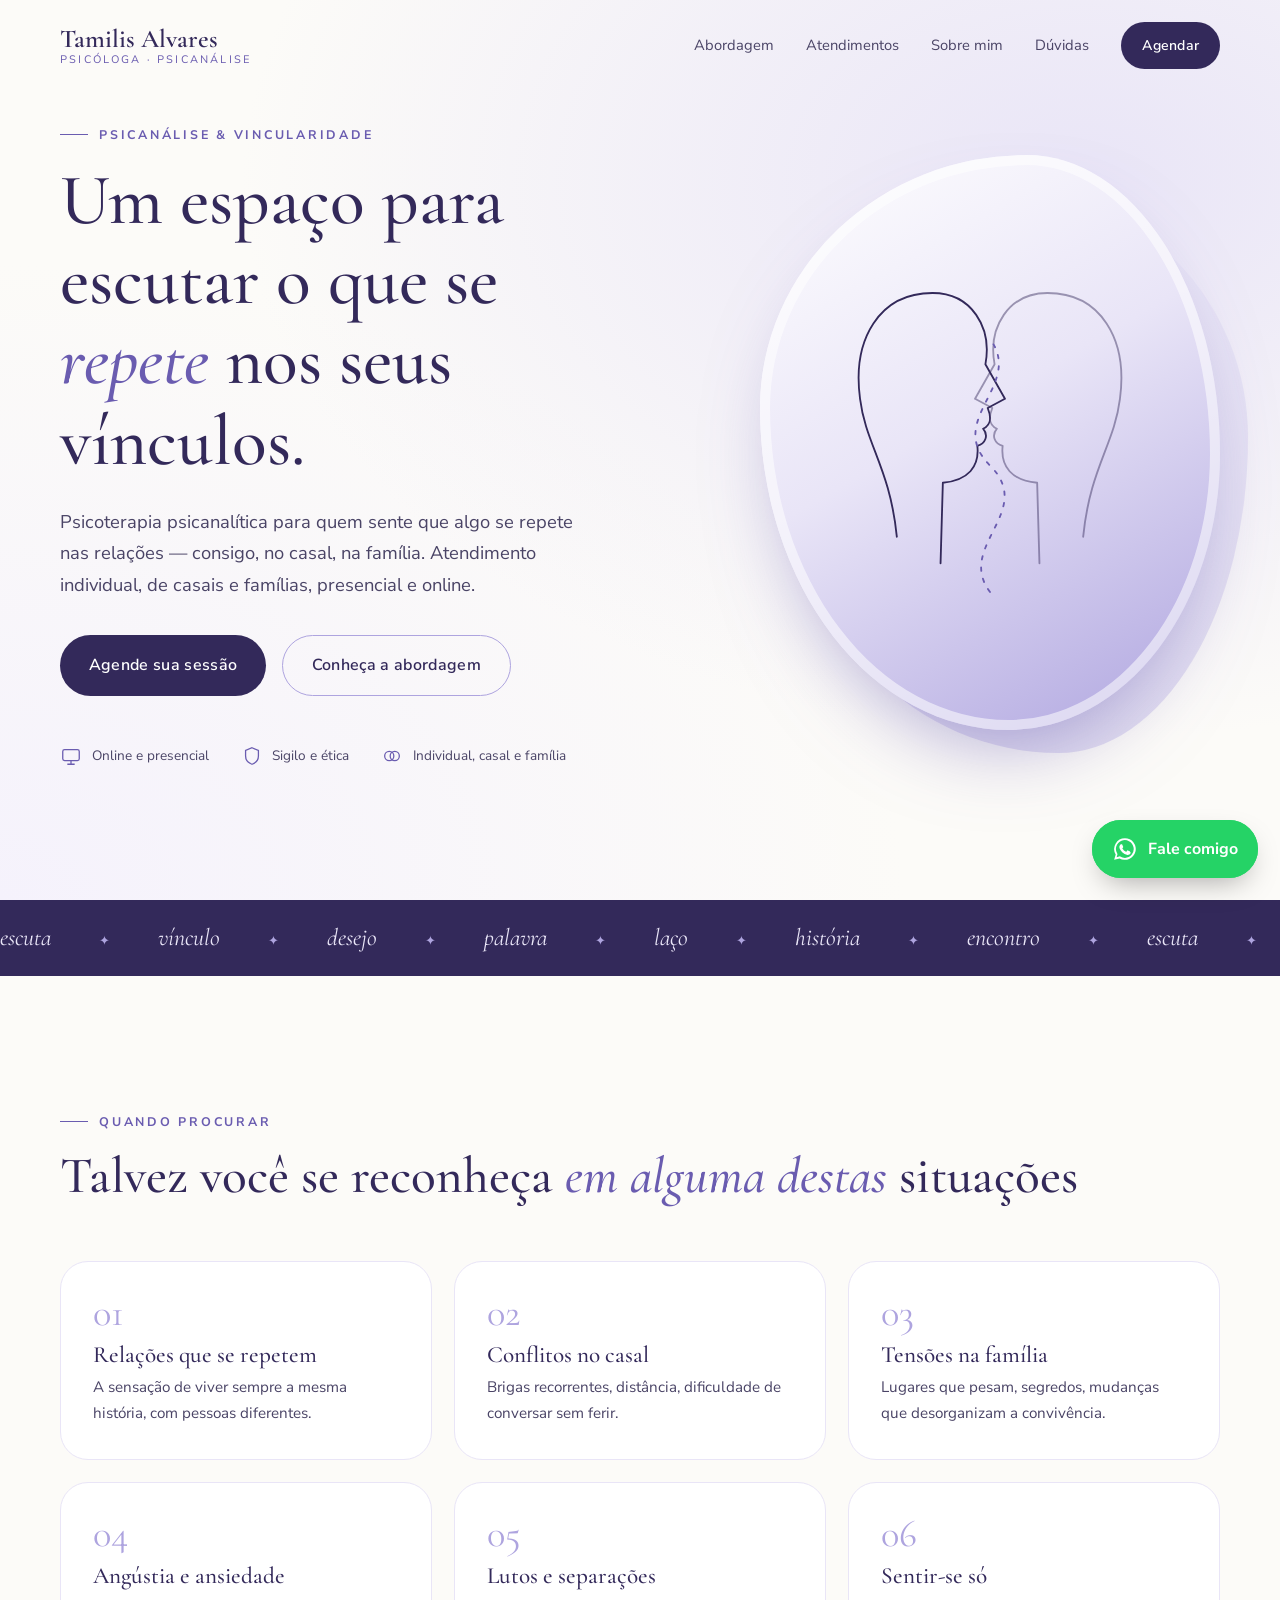
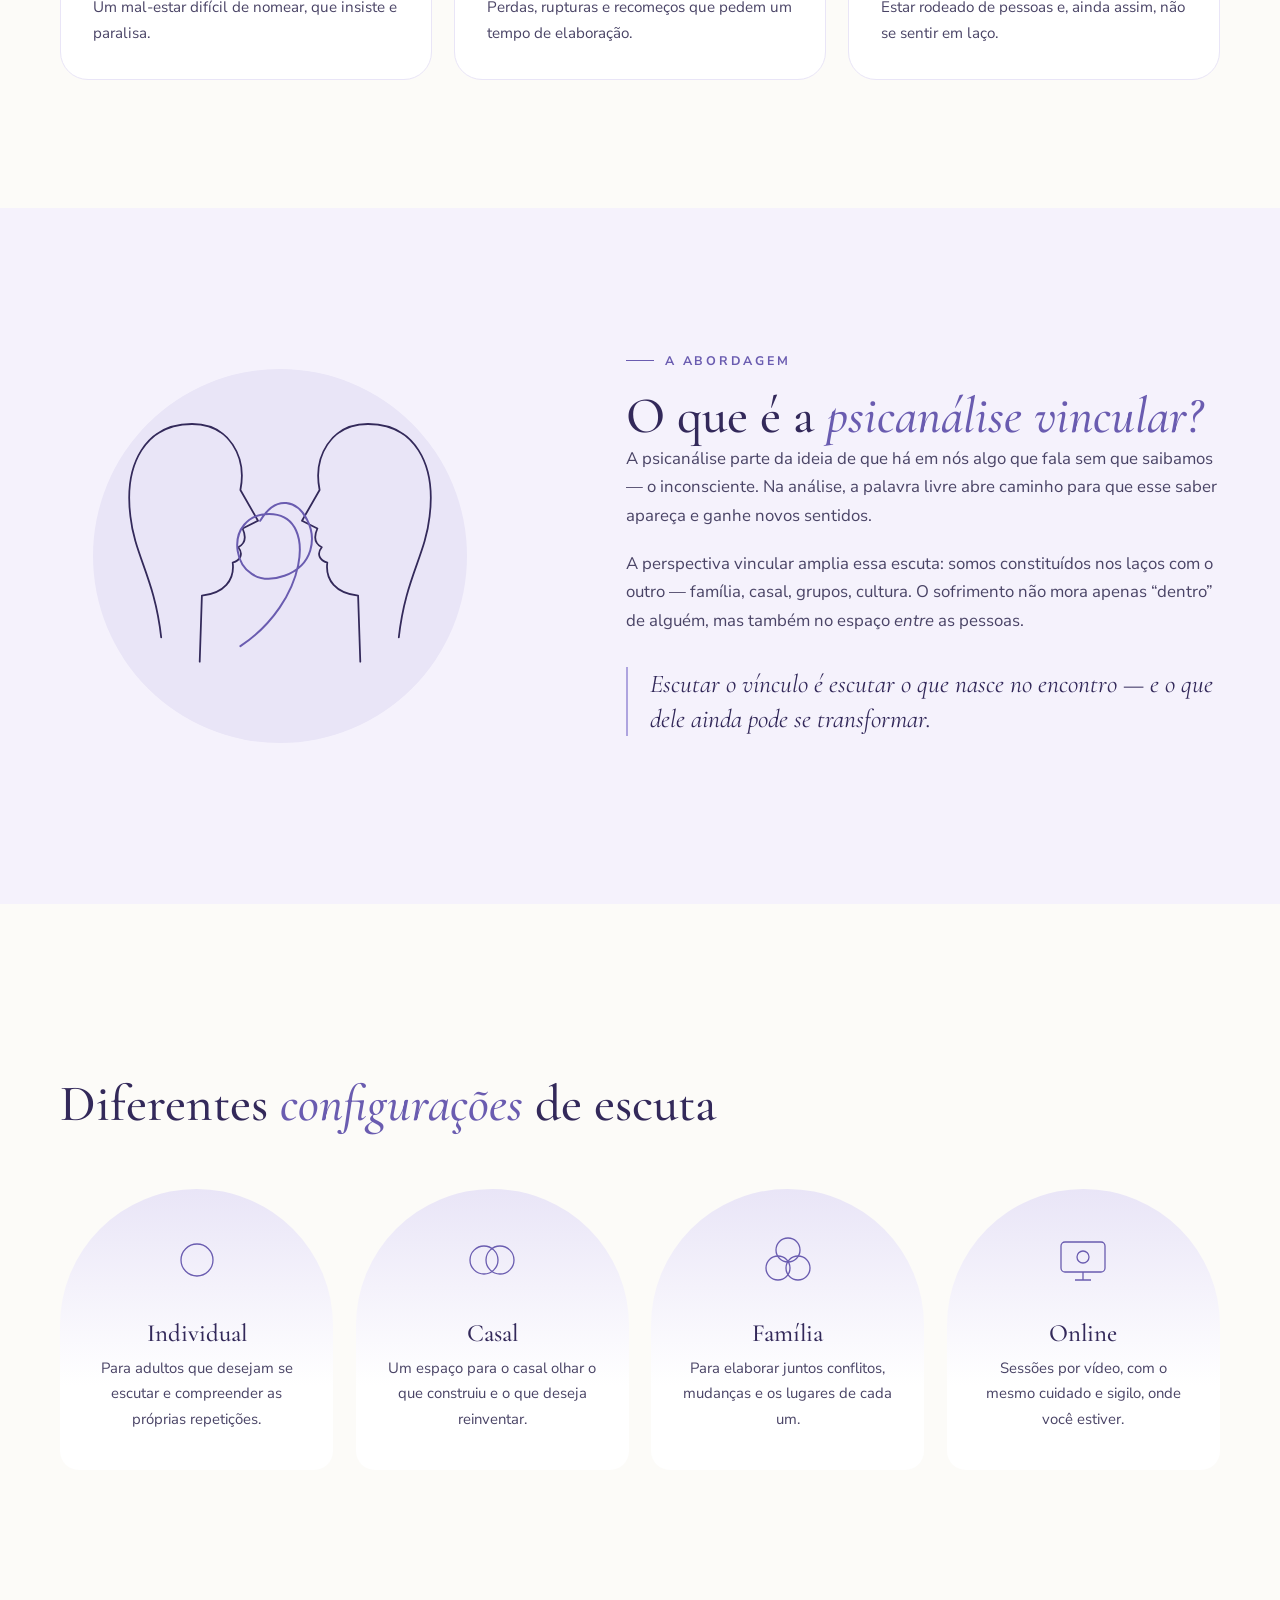
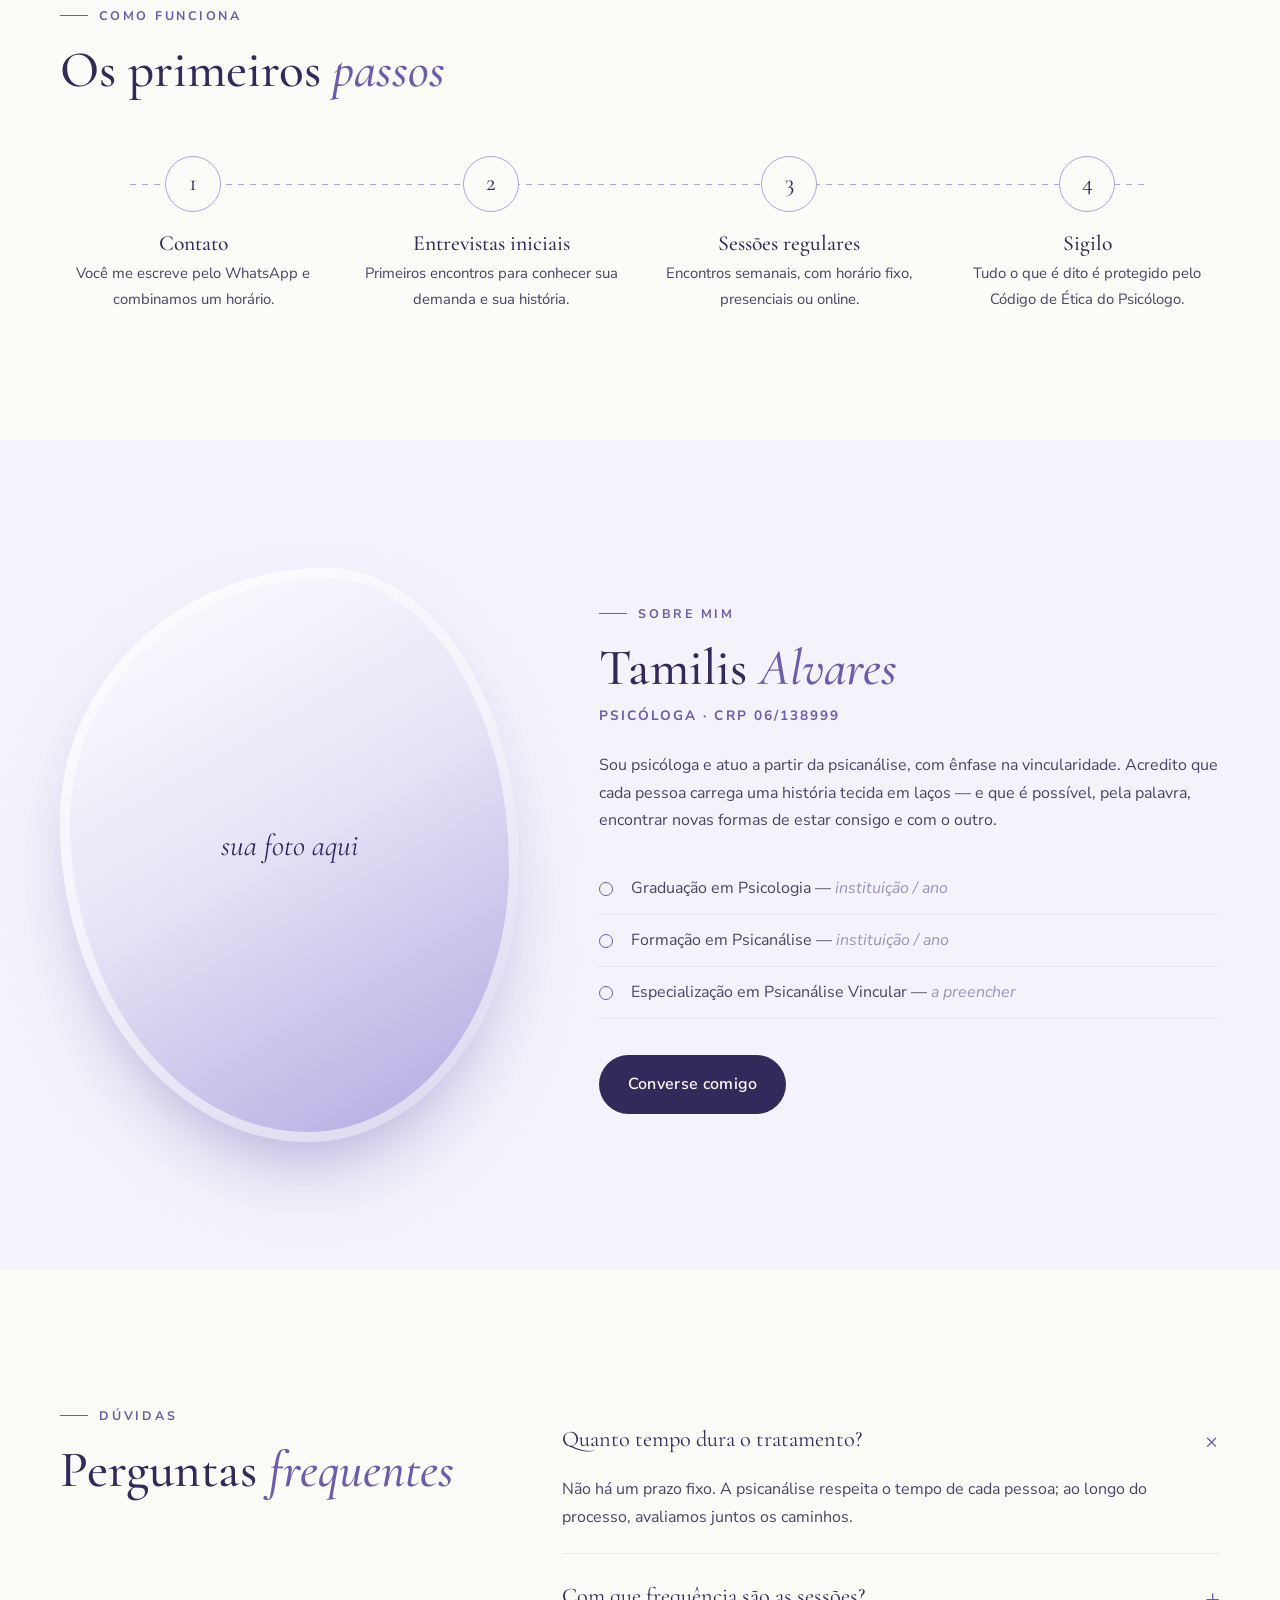
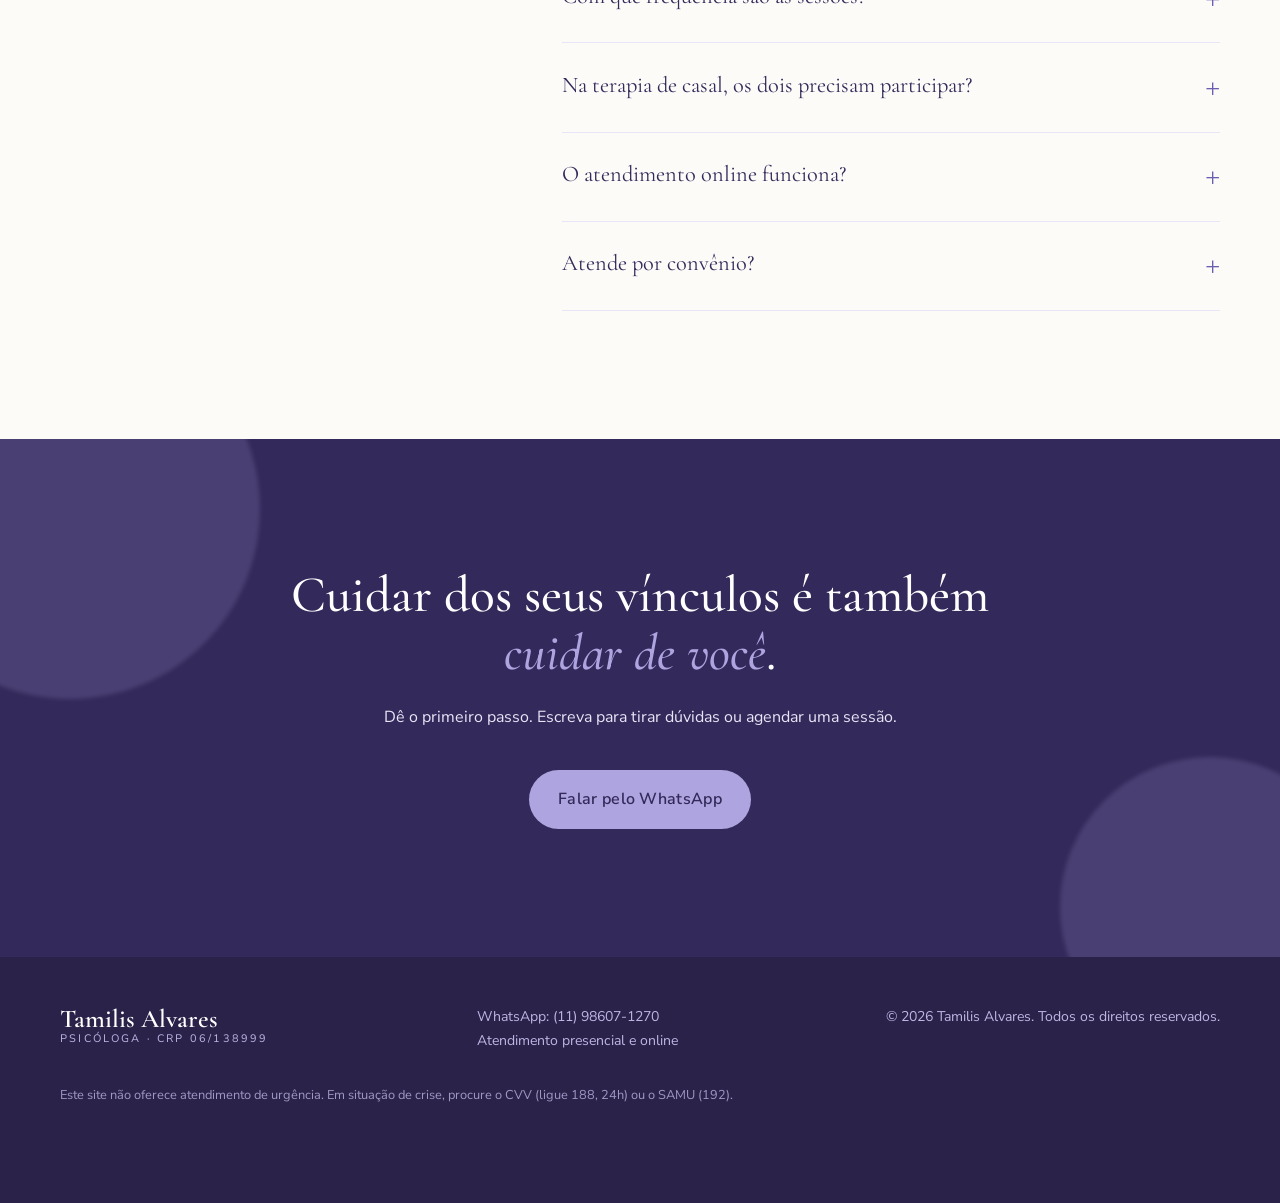
<file: versao1_espelho.html>
<!DOCTYPE html>
<html lang="pt-BR">
<head>
<meta charset="UTF-8">
<meta name="viewport" content="width=device-width, initial-scale=1.0">
<title>Tamilis Alvares · Psicóloga · Psicanálise e Vincularidade</title>
<meta name="description" content="Tamilis Alvares, psicóloga (CRP 06/138999). Psicoterapia psicanalítica com ênfase em vincularidade: atendimento individual, de casais e famílias, presencial e online.">
<script>document.documentElement.classList.add('js')</script>
<link rel="preconnect" href="https://fonts.googleapis.com">
<link rel="preconnect" href="https://fonts.gstatic.com" crossorigin>
<link href="https://fonts.googleapis.com/css2?family=Cormorant+Garamond:ital,wght@0,400;0,500;0,600;1,400;1,500&family=Nunito+Sans:wght@300;400;600;700&display=swap" rel="stylesheet">
<style>
/* ==== VERSÃO 1 · ESPELHO — suave, claro, formas orgânicas ==== */
:root{
  --lilas:#AEA4DF;          /* cor enviada */
  --lilas-claro:#E9E5F7;
  --lilas-nevoa:#F5F2FC;
  --lilas-escuro:#6A5CB0;
  --ameixa:#33295A;
  --texto:#4A4466;
  --creme:#FCFBF8;
  --serif:'Cormorant Garamond',Georgia,serif;
  --sans:'Nunito Sans',system-ui,sans-serif;
}
*{box-sizing:border-box;margin:0;padding:0}
html{scroll-behavior:smooth}
body{font-family:var(--sans);color:var(--texto);background:var(--creme);line-height:1.7;font-weight:400;overflow-x:hidden}
img{max-width:100%;display:block}
a{color:inherit}
.wrap{width:min(1160px,92%);margin:0 auto}
h1,h2,h3{font-family:var(--serif);color:var(--ameixa);font-weight:500;line-height:1.12}
h2{font-size:clamp(2.1rem,4vw,3.2rem)}
h2 em,h1 em{font-style:italic;color:var(--lilas-escuro)}
.eyebrow{font-size:.78rem;letter-spacing:.22em;text-transform:uppercase;color:var(--lilas-escuro);font-weight:700;display:inline-flex;align-items:center;gap:.7rem;margin-bottom:1rem}
.eyebrow::before{content:"";width:28px;height:1px;background:currentColor}
section{padding:clamp(5rem,10vw,8rem) 0;position:relative}

/* botões */
.btn{display:inline-flex;align-items:center;gap:.6rem;padding:1rem 1.8rem;border-radius:999px;background:var(--ameixa);color:#fff;text-decoration:none;font-weight:600;letter-spacing:.02em;transition:transform .3s,box-shadow .3s,background .3s}
.btn:hover{transform:translateY(-3px);box-shadow:0 14px 30px -12px rgba(51,41,90,.55);background:var(--lilas-escuro)}
.btn.ghost{background:transparent;color:var(--ameixa);border:1.5px solid var(--lilas)}
.btn.ghost:hover{background:var(--lilas-claro);box-shadow:none}

/* header */
header{position:fixed;inset:0 0 auto;z-index:50;transition:background .4s,box-shadow .4s,padding .4s;padding:1.4rem 0}
header.scrolled{background:rgba(252,251,248,.88);backdrop-filter:blur(12px);box-shadow:0 1px 0 rgba(174,164,223,.35);padding:.8rem 0}
.nav{display:flex;align-items:center;justify-content:space-between}
.logo{text-decoration:none;display:flex;flex-direction:column;line-height:1.1}
.logo b{font-family:var(--serif);font-size:1.6rem;font-weight:600;color:var(--ameixa)}
.logo small{font-size:.68rem;letter-spacing:.2em;text-transform:uppercase;color:var(--lilas-escuro)}
.menu{display:flex;gap:2rem;list-style:none;align-items:center}
.menu a{text-decoration:none;font-size:.92rem;position:relative}
.menu a:not(.btn)::after{content:"";position:absolute;left:0;bottom:-4px;height:1px;width:0;background:var(--lilas-escuro);transition:width .35s}
.menu a:not(.btn):hover::after{width:100%}
.menu .btn{padding:.7rem 1.3rem;font-size:.88rem}
.burger{display:none;background:none;border:0;width:40px;height:40px;cursor:pointer}
.burger span{display:block;height:1.5px;background:var(--ameixa);margin:7px 6px;transition:.3s}

/* hero */
.hero{min-height:100vh;display:flex;align-items:center;padding-top:7rem;background:radial-gradient(ellipse at 85% 20%,var(--lilas-claro),transparent 55%),radial-gradient(ellipse at 0% 100%,var(--lilas-nevoa),transparent 50%)}
.hero-grid{display:grid;grid-template-columns:1.05fr .95fr;gap:4rem;align-items:center}
.hero h1{font-size:clamp(2.7rem,5.6vw,4.6rem);margin-bottom:1.5rem}
.hero p.lead{font-size:1.15rem;max-width:34rem;margin-bottom:2.2rem}
.hero .ctas{display:flex;gap:1rem;flex-wrap:wrap}
.selos{display:flex;gap:2rem;margin-top:3rem;flex-wrap:wrap}
.selos div{font-size:.85rem;display:flex;align-items:center;gap:.6rem}
.selos svg{width:22px;height:22px;stroke:var(--lilas-escuro);fill:none;stroke-width:1.4}

/* ESPELHO orgânico — forma inspirada na imagem de referência */
.espelho{position:relative;aspect-ratio:4/5;width:100%;max-width:460px;margin-left:auto}
.espelho .vidro{position:absolute;inset:0;border-radius:58% 42% 46% 54% / 44% 52% 48% 56%;background:linear-gradient(150deg,#fff 0%,var(--lilas-claro) 45%,var(--lilas) 100%);box-shadow:inset 0 0 0 10px rgba(255,255,255,.55),0 40px 80px -30px rgba(106,92,176,.55);overflow:hidden;animation:morph 14s ease-in-out infinite}
.espelho .vidro::after{content:"";position:absolute;top:-20%;left:-60%;width:40%;height:140%;background:linear-gradient(90deg,transparent,rgba(255,255,255,.65),transparent);transform:rotate(18deg);animation:brilho 7s ease-in-out infinite}
.espelho .vidro img,.espelho .vidro svg{position:absolute;inset:0;width:100%;height:100%;object-fit:cover}
.espelho .sombra{position:absolute;inset:6% -6% -4% 8%;border-radius:46% 54% 42% 58% / 52% 44% 56% 48%;background:var(--lilas);opacity:.35;z-index:-1;animation:morph 18s ease-in-out infinite reverse}
@keyframes morph{
  0%,100%{border-radius:58% 42% 46% 54% / 44% 52% 48% 56%}
  33%{border-radius:46% 54% 58% 42% / 52% 42% 58% 48%}
  66%{border-radius:52% 48% 40% 60% / 40% 58% 42% 60%}}
@keyframes brilho{0%,60%{left:-60%}100%{left:140%}}

/* faixa de palavras */
.faixa{background:var(--ameixa);color:var(--lilas-claro);padding:1.1rem 0;overflow:hidden;white-space:nowrap}
.faixa .trilho{display:inline-flex;gap:3rem;animation:corre 38s linear infinite;font-family:var(--serif);font-style:italic;font-size:1.5rem}
.faixa .trilho span::after{content:"✦";font-style:normal;font-size:.8rem;margin-left:3rem;color:var(--lilas)}
@keyframes corre{to{transform:translateX(-50%)}}

/* quando procurar */
.sinais-grid{display:grid;grid-template-columns:repeat(3,1fr);gap:1.4rem;margin-top:3.5rem}
.sinal{background:#fff;padding:2rem;border-radius:28px;border:1px solid var(--lilas-claro);transition:transform .4s,box-shadow .4s}
.sinal:hover{transform:translateY(-6px);box-shadow:0 24px 40px -24px rgba(106,92,176,.45)}
.sinal .num{font-family:var(--serif);font-size:2.4rem;color:var(--lilas);line-height:1}
.sinal h3{font-size:1.45rem;margin:.6rem 0 .4rem}
.sinal p{font-size:.95rem}

/* abordagem */
.abordagem{background:var(--lilas-nevoa)}
.ab-grid{display:grid;grid-template-columns:.9fr 1.1fr;gap:5rem;align-items:center}
.ilustra{width:100%;max-width:440px;aspect-ratio:1}
.ilustra .tr{fill:none;stroke:var(--ameixa);stroke-width:1.6;stroke-linecap:round;stroke-linejoin:round}
.ilustra .fio{fill:none;stroke:var(--lilas-escuro);stroke-width:1.8;stroke-linecap:round}
.js .draw path{stroke-dasharray:1;stroke-dashoffset:1;transition:stroke-dashoffset 2.6s cubic-bezier(.6,.1,.2,1)}
.js .draw.in path{stroke-dashoffset:0}
.js .draw.in path:nth-of-type(2){transition-delay:.4s}
.js .draw.in path:nth-of-type(3){transition-delay:1s}
.ab-txt p{margin-bottom:1.2rem;font-size:1.05rem}
blockquote{font-family:var(--serif);font-style:italic;font-size:1.6rem;color:var(--ameixa);border-left:2px solid var(--lilas);padding-left:1.4rem;margin:2rem 0;line-height:1.35}

/* atendimentos */
.serv-grid{display:grid;grid-template-columns:repeat(4,1fr);gap:1.4rem;margin-top:3.5rem}
.serv{padding:2.4rem 1.8rem;border-radius:200px 200px 28px 28px;background:linear-gradient(180deg,var(--lilas-claro),#fff 70%);text-align:center;transition:transform .4s}
.serv:hover{transform:translateY(-8px)}
.serv svg{width:64px;height:64px;margin:0 auto 1.2rem;stroke:var(--lilas-escuro);fill:none;stroke-width:1.3}
.serv h3{font-size:1.55rem;margin-bottom:.5rem}
.serv p{font-size:.93rem}

/* como funciona */
.passos{display:grid;grid-template-columns:repeat(4,1fr);gap:2rem;margin-top:3.5rem;position:relative}
.passos::before{content:"";position:absolute;top:28px;left:6%;right:6%;height:1px;background:repeating-linear-gradient(90deg,var(--lilas) 0 6px,transparent 6px 12px)}
.passo{position:relative;text-align:center}
.passo .bola{width:56px;height:56px;margin:0 auto 1.2rem;border-radius:50%;background:var(--creme);border:1.5px solid var(--lilas);display:grid;place-items:center;font-family:var(--serif);font-size:1.5rem;color:var(--ameixa);position:relative}
.passo h3{font-size:1.35rem;margin-bottom:.4rem}
.passo p{font-size:.93rem}

/* sobre */
.sobre{background:var(--lilas-nevoa)}
.sobre-grid{display:grid;grid-template-columns:.85fr 1.15fr;gap:5rem;align-items:center}
.sobre .espelho{margin:0 auto}
.crp{display:inline-block;margin:.4rem 0 1.6rem;font-size:.85rem;letter-spacing:.15em;color:var(--lilas-escuro);font-weight:700}
.formacao{list-style:none;margin:1.8rem 0 2.2rem}
.formacao li{padding:.75rem 0 .75rem 2rem;border-bottom:1px solid var(--lilas-claro);position:relative}
.formacao li::before{content:"";position:absolute;left:0;top:1.2rem;width:12px;height:12px;border-radius:50%;border:1.5px solid var(--lilas-escuro)}
.preencher{color:#9b93bf;font-style:italic}

/* FAQ */
.faq-grid{display:grid;grid-template-columns:.8fr 1.2fr;gap:4rem}
details{border-bottom:1px solid var(--lilas-claro);padding:1.4rem 0}
summary{cursor:pointer;list-style:none;font-family:var(--serif);font-size:1.4rem;color:var(--ameixa);display:flex;justify-content:space-between;gap:1rem}
summary::-webkit-details-marker{display:none}
summary::after{content:"+";font-family:var(--sans);font-weight:300;font-size:1.6rem;color:var(--lilas-escuro);transition:transform .35s}
details[open] summary::after{transform:rotate(45deg)}
details p{padding-top:.8rem;animation:abre .5s ease}
@keyframes abre{from{opacity:0;transform:translateY(-6px)}}

/* CTA final */
.final{text-align:center;background:var(--ameixa);color:var(--lilas-claro);overflow:hidden}
.final h2{color:#fff;max-width:46rem;margin:0 auto 1.4rem}
.final h2 em{color:var(--lilas)}
.final p{max-width:36rem;margin:0 auto 2.4rem}
.final .btn{background:var(--lilas);color:var(--ameixa)}
.final .btn:hover{background:#fff}
.final .blob{position:absolute;border-radius:50%;filter:blur(2px);opacity:.18;background:var(--lilas);animation:morph 16s infinite}
footer{background:#2A2249;color:#bdb5e3;padding:3rem 0 6rem;font-size:.88rem}
.foot{display:flex;justify-content:space-between;gap:2rem;flex-wrap:wrap}
footer .logo b{color:#fff}
.aviso{margin-top:2rem;font-size:.8rem;opacity:.8}

/* WhatsApp flutuante */
.wpp{position:fixed;right:22px;bottom:22px;z-index:60;display:flex;align-items:center;gap:.6rem;text-decoration:none;background:#25D366;color:#fff;border-radius:999px;padding:.95rem 1.25rem;font-weight:700;box-shadow:0 12px 30px -10px rgba(0,0,0,.35);transition:transform .3s}
.wpp:hover{transform:scale(1.06)}
.wpp svg{width:26px;height:26px;fill:#fff}
.wpp::before{content:"";position:absolute;inset:0;border-radius:inherit;border:2px solid #25D366;animation:pulso 2.4s infinite}
@keyframes pulso{to{transform:scale(1.35);opacity:0}}

/* ANIMAÇÕES DE ENTRADA (scroll) */
.js [data-r]{opacity:0;transform:translateY(34px);transition:opacity 1s ease,transform 1s cubic-bezier(.2,.7,.2,1);transition-delay:var(--d,0s)}
.js [data-r="esq"]{transform:translateX(-50px)}
.js [data-r="dir"]{transform:translateX(50px)}
.js [data-r="zoom"]{transform:scale(.85)}
.js [data-r].in{opacity:1;transform:none}

@media (max-width:900px){
  .menu{position:fixed;inset:0 0 0 30%;background:var(--creme);flex-direction:column;justify-content:center;transform:translateX(100%);transition:transform .45s;box-shadow:-20px 0 40px rgba(0,0,0,.08)}
  .menu.open{transform:none}
  .burger{display:block;z-index:70}
  .hero-grid,.ab-grid,.sobre-grid,.faq-grid{grid-template-columns:1fr;gap:3rem}
  .espelho{margin:0 auto;max-width:340px}
  .sinais-grid,.serv-grid{grid-template-columns:1fr 1fr}
  .passos{grid-template-columns:1fr 1fr}
  .passos::before{display:none}
  .wpp span{display:none}
}
@media (max-width:560px){.sinais-grid,.serv-grid,.passos{grid-template-columns:1fr}}
@media (prefers-reduced-motion:reduce){*,*::before,*::after{animation:none!important;transition:none!important}.js [data-r]{opacity:1;transform:none}}
</style>
</head>
<body>

<header id="topo">
  <div class="wrap nav">
    <a href="#inicio" class="logo"><b>Tamilis Alvares</b><small>Psicóloga · Psicanálise</small></a>
    <button class="burger" aria-label="Abrir menu"><span></span><span></span><span></span></button>
    <ul class="menu">
      <li><a href="#abordagem">Abordagem</a></li>
      <li><a href="#atendimentos">Atendimentos</a></li>
      <li><a href="#sobre">Sobre mim</a></li>
      <li><a href="#duvidas">Dúvidas</a></li>
      <li><a class="btn wpp-link" href="#">Agendar</a></li>
    </ul>
  </div>
</header>

<main>
<!-- HERO -->
<section class="hero" id="inicio">
  <div class="wrap hero-grid">
    <div>
      <span class="eyebrow" data-r>Psicanálise &amp; Vincularidade</span>
      <h1 data-r style="--d:.12s">Um espaço para escutar o que se <em>repete</em> nos seus vínculos.</h1>
      <p class="lead" data-r style="--d:.24s">Psicoterapia psicanalítica para quem sente que algo se repete nas relações — consigo, no casal, na família. Atendimento individual, de casais e famílias, presencial e online.</p>
      <div class="ctas" data-r style="--d:.36s">
        <a class="btn wpp-link" href="#">Agende sua sessão</a>
        <a class="btn ghost" href="#abordagem">Conheça a abordagem</a>
      </div>
      <div class="selos" data-r style="--d:.5s">
        <div><svg viewBox="0 0 24 24"><rect x="3" y="5" width="18" height="12" rx="2"/><path d="M8 21h8M12 17v4"/></svg>Online e presencial</div>
        <div><svg viewBox="0 0 24 24"><path d="M12 3l7 3v6c0 4-3 7.5-7 9-4-1.5-7-5-7-9V6z"/></svg>Sigilo e ética</div>
        <div><svg viewBox="0 0 24 24"><circle cx="9" cy="12" r="5"/><circle cx="15" cy="12" r="5"/></svg>Individual, casal e família</div>
      </div>
    </div>
    <div class="espelho" data-r="zoom" style="--d:.2s">
      <div class="sombra"></div>
      <div class="vidro">
        <!-- TROCAR por foto: <img src="foto-tamilis.jpg" alt="Tamilis Alvares"> -->
        <svg viewBox="0 0 400 500" aria-hidden="true">
          <g fill="none" stroke="#33295A" stroke-width="1.6" stroke-linecap="round" stroke-linejoin="round">
            <path d="M150 120c34 0 52 30 46 62l17 30-15 8c4 10 2 15-4 18 5 6 2 13-5 15 2 18-8 30-30 32l-2 70"/>
            <path d="M150 120c-46 0-70 40-63 92 5 40 26 60 32 120"/>
            <g opacity=".45"><path d="M250 120c-34 0-52 30-46 62l-17 30 15 8c-4 10-2 15 4 18-5 6-2 13 5 15-2 18 8 30 30 32l2 70"/><path d="M250 120c46 0 70 40 63 92-5 40-26 60-32 120"/></g>
          </g>
          <path d="M200 380c-30-40 40-70 0-110s30-70 0-110" fill="none" stroke="#6A5CB0" stroke-width="1.6" stroke-dasharray="3 7" stroke-linecap="round"/>
        </svg>
      </div>
    </div>
  </div>
</section>

<div class="faixa" aria-hidden="true"><div class="trilho">
  <span>escuta</span><span>vínculo</span><span>desejo</span><span>palavra</span><span>laço</span><span>história</span><span>encontro</span><span>escuta</span><span>vínculo</span><span>desejo</span><span>palavra</span><span>laço</span><span>história</span><span>encontro</span>
</div></div>

<!-- QUANDO PROCURAR -->
<section id="quando">
  <div class="wrap">
    <span class="eyebrow" data-r>Quando procurar</span>
    <h2 data-r style="--d:.1s">Talvez você se reconheça <em>em alguma destas</em> situações</h2>
    <div class="sinais-grid">
      <article class="sinal" data-r style="--d:.05s"><div class="num">01</div><h3>Relações que se repetem</h3><p>A sensação de viver sempre a mesma história, com pessoas diferentes.</p></article>
      <article class="sinal" data-r style="--d:.15s"><div class="num">02</div><h3>Conflitos no casal</h3><p>Brigas recorrentes, distância, dificuldade de conversar sem ferir.</p></article>
      <article class="sinal" data-r style="--d:.25s"><div class="num">03</div><h3>Tensões na família</h3><p>Lugares que pesam, segredos, mudanças que desorganizam a convivência.</p></article>
      <article class="sinal" data-r style="--d:.05s"><div class="num">04</div><h3>Angústia e ansiedade</h3><p>Um mal-estar difícil de nomear, que insiste e paralisa.</p></article>
      <article class="sinal" data-r style="--d:.15s"><div class="num">05</div><h3>Lutos e separações</h3><p>Perdas, rupturas e recomeços que pedem um tempo de elaboração.</p></article>
      <article class="sinal" data-r style="--d:.25s"><div class="num">06</div><h3>Sentir-se só</h3><p>Estar rodeado de pessoas e, ainda assim, não se sentir em laço.</p></article>
    </div>
  </div>
</section>

<!-- ABORDAGEM -->
<section class="abordagem" id="abordagem">
  <div class="wrap ab-grid">
    <svg class="ilustra draw" data-r viewBox="0 0 400 400" aria-hidden="true">
      <circle cx="200" cy="200" r="170" fill="#E9E5F7"/>
      <path class="tr" pathLength="1" d="M120 80c34 0 50 30 44 60l16 28-14 7c4 9 2 14-4 17 5 6 2 12-5 14 2 16-8 28-28 30l-2 60M120 80c-42 0-62 36-56 84 4 36 22 56 28 110"/>
      <path class="tr" pathLength="1" d="M280 80c-34 0-50 30-44 60l-16 28 14 7c-4 9-2 14 4 17-5 6-2 12 5 14-2 16 8 28 28 30l2 60M280 80c42 0 62 36 56 84-4 36-22 56-28 110"/>
      <path class="fio" pathLength="1" d="M182 168c30-50 76 30 22 50-50 18-60-60-10-56 40 4 30 80-30 120"/>
    </svg>
    <div class="ab-txt">
      <span class="eyebrow" data-r>A abordagem</span>
      <h2 data-r style="--d:.1s">O que é a <em>psicanálise vincular?</em></h2>
      <p data-r style="--d:.2s">A psicanálise parte da ideia de que há em nós algo que fala sem que saibamos — o inconsciente. Na análise, a palavra livre abre caminho para que esse saber apareça e ganhe novos sentidos.</p>
      <p data-r style="--d:.3s">A perspectiva vincular amplia essa escuta: somos constituídos nos laços com o outro — família, casal, grupos, cultura. O sofrimento não mora apenas “dentro” de alguém, mas também no espaço <em>entre</em> as pessoas.</p>
      <blockquote data-r style="--d:.4s">Escutar o vínculo é escutar o que nasce no encontro — e o que dele ainda pode se transformar.</blockquote>
    </div>
  </div>
</section>

<!-- ATENDIMENTOS -->
<section id="atendimentos">
  <div class="wrap">
    <span class="eyebrow" data-r>Atendimentos</span>
    <h2 data-r style="--d:.1s">Diferentes <em>configurações</em> de escuta</h2>
    <div class="serv-grid">
      <div class="serv" data-r style="--d:.05s"><svg viewBox="0 0 64 64"><circle cx="32" cy="32" r="16"/></svg><h3>Individual</h3><p>Para adultos que desejam se escutar e compreender as próprias repetições.</p></div>
      <div class="serv" data-r style="--d:.15s"><svg viewBox="0 0 64 64"><circle cx="24" cy="32" r="14"/><circle cx="40" cy="32" r="14"/></svg><h3>Casal</h3><p>Um espaço para o casal olhar o que construiu e o que deseja reinventar.</p></div>
      <div class="serv" data-r style="--d:.25s"><svg viewBox="0 0 64 64"><circle cx="32" cy="22" r="12"/><circle cx="22" cy="40" r="12"/><circle cx="42" cy="40" r="12"/></svg><h3>Família</h3><p>Para elaborar juntos conflitos, mudanças e os lugares de cada um.</p></div>
      <div class="serv" data-r style="--d:.35s"><svg viewBox="0 0 64 64"><rect x="10" y="14" width="44" height="30" rx="4"/><path d="M24 52h16M32 44v8"/><circle cx="32" cy="29" r="6"/></svg><h3>Online</h3><p>Sessões por vídeo, com o mesmo cuidado e sigilo, onde você estiver.</p></div>
    </div>
  </div>
</section>

<!-- COMO FUNCIONA -->
<section id="como" style="padding-top:0">
  <div class="wrap">
    <span class="eyebrow" data-r>Como funciona</span>
    <h2 data-r style="--d:.1s">Os primeiros <em>passos</em></h2>
    <div class="passos">
      <div class="passo" data-r style="--d:.05s"><div class="bola">1</div><h3>Contato</h3><p>Você me escreve pelo WhatsApp e combinamos um horário.</p></div>
      <div class="passo" data-r style="--d:.2s"><div class="bola">2</div><h3>Entrevistas iniciais</h3><p>Primeiros encontros para conhecer sua demanda e sua história.</p></div>
      <div class="passo" data-r style="--d:.35s"><div class="bola">3</div><h3>Sessões regulares</h3><p>Encontros semanais, com horário fixo, presenciais ou online.</p></div>
      <div class="passo" data-r style="--d:.5s"><div class="bola">4</div><h3>Sigilo</h3><p>Tudo o que é dito é protegido pelo Código de Ética do Psicólogo.</p></div>
    </div>
  </div>
</section>

<!-- SOBRE -->
<section class="sobre" id="sobre">
  <div class="wrap sobre-grid">
    <div class="espelho" data-r="esq">
      <div class="sombra"></div>
      <div class="vidro">
        <!-- TROCAR por foto da psicóloga: <img src="foto-tamilis.jpg" alt="Tamilis Alvares, psicóloga"> -->
        <svg viewBox="0 0 400 500" aria-hidden="true"><text x="200" y="250" text-anchor="middle" font-family="Cormorant Garamond,serif" font-style="italic" font-size="26" fill="#33295A">sua foto aqui</text></svg>
      </div>
    </div>
    <div>
      <span class="eyebrow" data-r>Sobre mim</span>
      <h2 data-r style="--d:.1s">Tamilis <em>Alvares</em></h2>
      <div class="crp" data-r style="--d:.15s">PSICÓLOGA · CRP 06/138999</div>
      <p data-r style="--d:.2s">Sou psicóloga e atuo a partir da psicanálise, com ênfase na vincularidade. Acredito que cada pessoa carrega uma história tecida em laços — e que é possível, pela palavra, encontrar novas formas de estar consigo e com o outro.</p>
      <ul class="formacao" data-r style="--d:.3s">
        <li>Graduação em Psicologia — <span class="preencher">instituição / ano</span></li>
        <li>Formação em Psicanálise — <span class="preencher">instituição / ano</span></li>
        <li>Especialização em Psicanálise Vincular — <span class="preencher">a preencher</span></li>
      </ul>
      <a class="btn wpp-link" href="#" data-r style="--d:.4s">Converse comigo</a>
    </div>
  </div>
</section>

<!-- FAQ -->
<section id="duvidas">
  <div class="wrap faq-grid">
    <div>
      <span class="eyebrow" data-r>Dúvidas</span>
      <h2 data-r style="--d:.1s">Perguntas <em>frequentes</em></h2>
    </div>
    <div data-r style="--d:.2s">
      <details open><summary>Quanto tempo dura o tratamento?</summary><p>Não há um prazo fixo. A psicanálise respeita o tempo de cada pessoa; ao longo do processo, avaliamos juntos os caminhos.</p></details>
      <details><summary>Com que frequência são as sessões?</summary><p>Em geral, semanalmente, com duração aproximada de 50 minutos. A frequência pode ser ajustada conforme a necessidade.</p></details>
      <details><summary>Na terapia de casal, os dois precisam participar?</summary><p>Sim, o atendimento de casal acontece com ambos. Se apenas um puder vir, podemos conversar sobre a possibilidade de um atendimento individual.</p></details>
      <details><summary>O atendimento online funciona?</summary><p>Sim. As sessões por vídeo mantêm o mesmo cuidado e sigilo. É importante estar em um lugar reservado e com boa conexão.</p></details>
      <details><summary>Atende por convênio?</summary><p>Entre em contato pelo WhatsApp para saber sobre valores, reembolso e disponibilidade de horários.</p></details>
    </div>
  </div>
</section>

<!-- CTA FINAL -->
<section class="final">
  <div class="blob" style="width:380px;height:380px;left:-120px;top:-120px"></div>
  <div class="blob" style="width:300px;height:300px;right:-80px;bottom:-100px"></div>
  <div class="wrap">
    <h2 data-r>Cuidar dos seus vínculos é também <em>cuidar de você</em>.</h2>
    <p data-r style="--d:.1s">Dê o primeiro passo. Escreva para tirar dúvidas ou agendar uma sessão.</p>
    <a class="btn wpp-link" href="#" data-r="zoom" style="--d:.2s">Falar pelo WhatsApp</a>
  </div>
</section>
</main>

<footer>
  <div class="wrap">
    <div class="foot">
      <div class="logo"><b>Tamilis Alvares</b><small style="color:#bdb5e3">Psicóloga · CRP 06/138999</small></div>
      <div>WhatsApp: (11) 98607-1270<br>Atendimento presencial e online</div>
      <div>© <span id="ano"></span> Tamilis Alvares. Todos os direitos reservados.</div>
    </div>
    <p class="aviso">Este site não oferece atendimento de urgência. Em situação de crise, procure o CVV (ligue 188, 24h) ou o SAMU (192).</p>
  </div>
</footer>

<a class="wpp wpp-link" href="#" aria-label="Conversar pelo WhatsApp">
  <svg viewBox="0 0 24 24"><path d="M12 2a10 10 0 0 0-8.6 15.1L2 22l5-1.3A10 10 0 1 0 12 2zm0 18.2c-1.6 0-3.1-.4-4.4-1.2l-.3-.2-3 .8.8-2.9-.2-.3A8.2 8.2 0 1 1 12 20.2zm4.5-6.1c-.2-.1-1.5-.7-1.7-.8-.2-.1-.4-.1-.6.1l-.8 1c-.1.2-.3.2-.5.1a6.7 6.7 0 0 1-3.3-2.9c-.3-.4.2-.4.7-1.3.1-.2 0-.3 0-.4l-.8-1.8c-.2-.5-.4-.4-.6-.4h-.5c-.2 0-.4.1-.7.3-.2.3-.9.9-.9 2.2s.9 2.5 1 2.7c.1.2 1.8 2.8 4.4 3.9 1.6.7 2.3.8 3.1.6.5-.1 1.5-.6 1.7-1.2.2-.6.2-1.1.2-1.2-.1-.1-.3-.2-.5-.3z"/></svg>
  <span>Fale comigo</span>
</a>

<script>
// WhatsApp — número e mensagem inicial
const WPP='5511986071270';
const MSG=encodeURIComponent('Olá, Tamilis! Vim pelo site e gostaria de saber mais sobre os atendimentos.');
document.querySelectorAll('.wpp-link').forEach(a=>{a.href=`https://wa.me/${WPP}?text=${MSG}`;a.target='_blank';a.rel='noopener'});
// header ao rolar
const h=document.getElementById('topo');
addEventListener('scroll',()=>h.classList.toggle('scrolled',scrollY>40),{passive:true});
// menu mobile
const b=document.querySelector('.burger'),m=document.querySelector('.menu');
b.onclick=()=>m.classList.toggle('open');
m.querySelectorAll('a').forEach(a=>a.addEventListener('click',()=>m.classList.remove('open')));
// entrada dos elementos conforme o scroll
const io=new IntersectionObserver(es=>es.forEach(e=>{if(e.isIntersecting){e.target.classList.add('in');io.unobserve(e.target)}}),{threshold:.15,rootMargin:'0px 0px -6% 0px'});
document.querySelectorAll('[data-r]').forEach(el=>io.observe(el));
document.getElementById('ano').textContent=new Date().getFullYear();
</script>
</body>
</html>
</file>
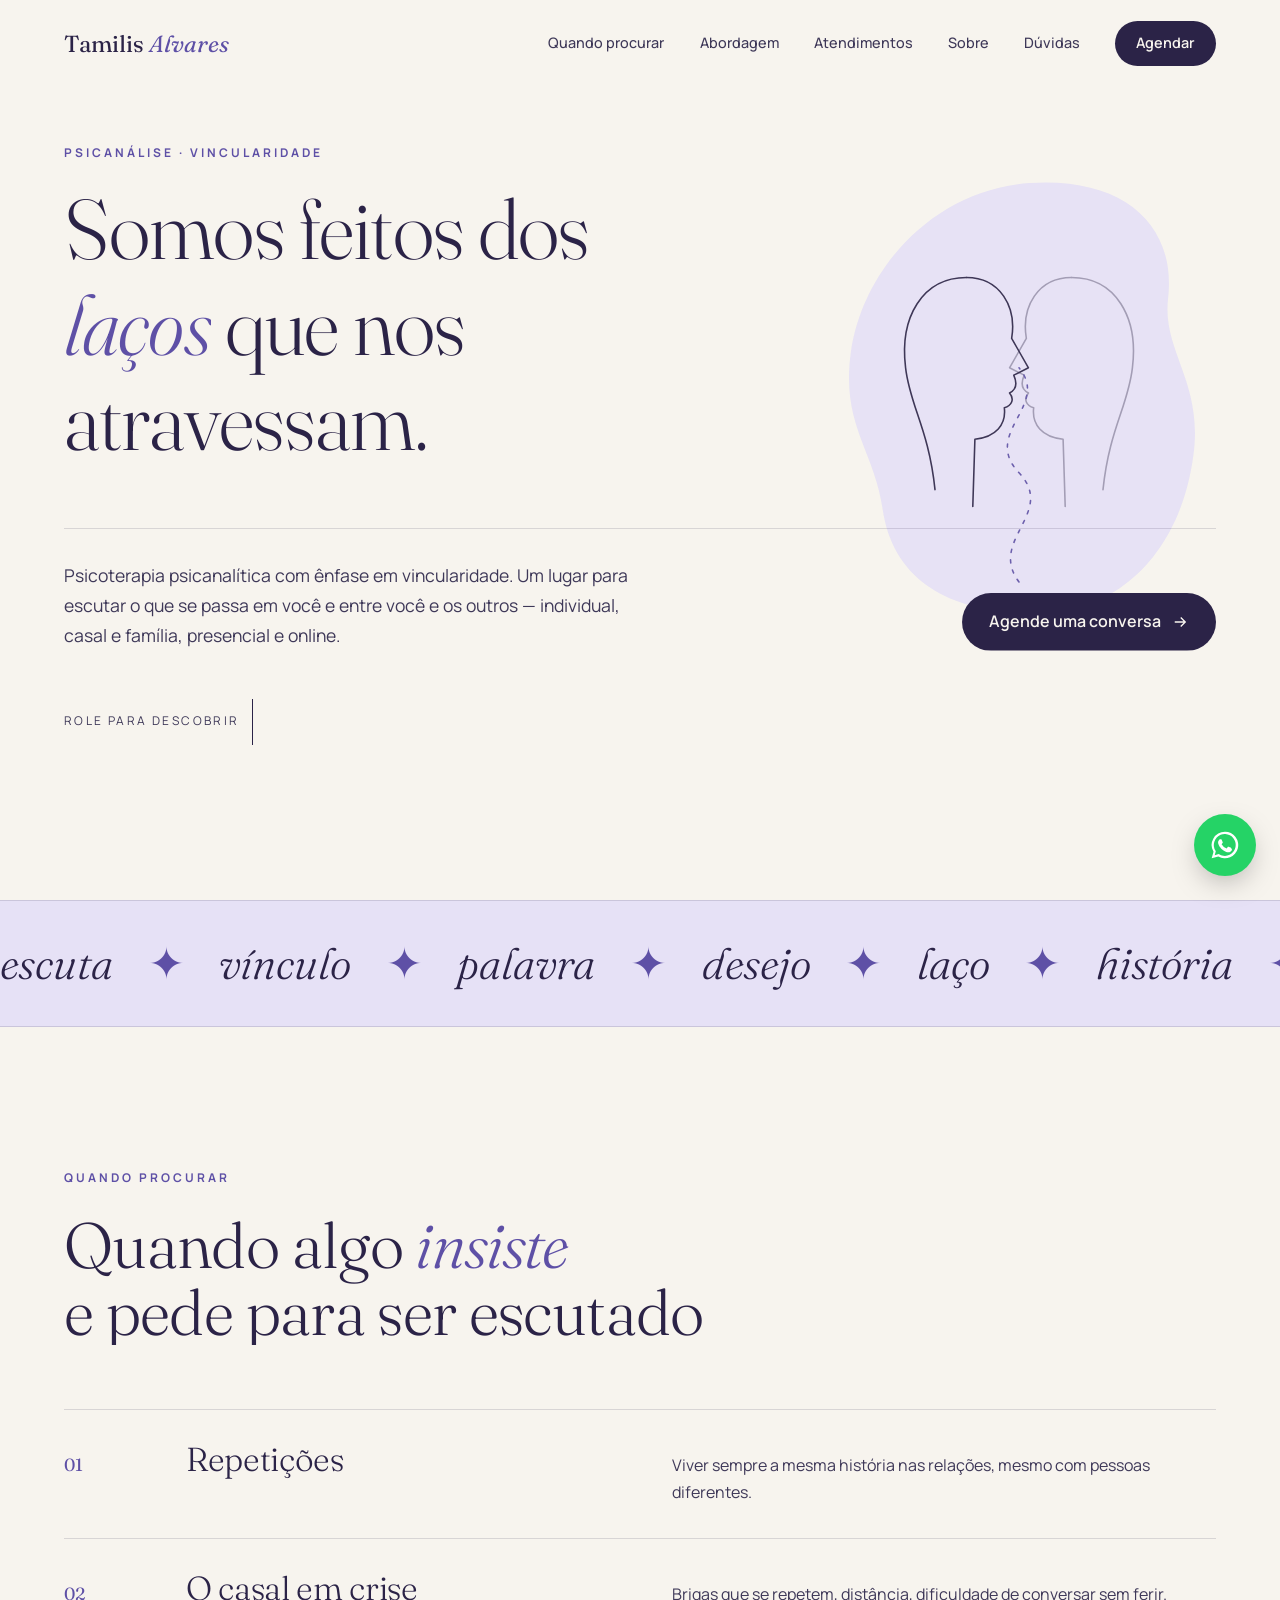
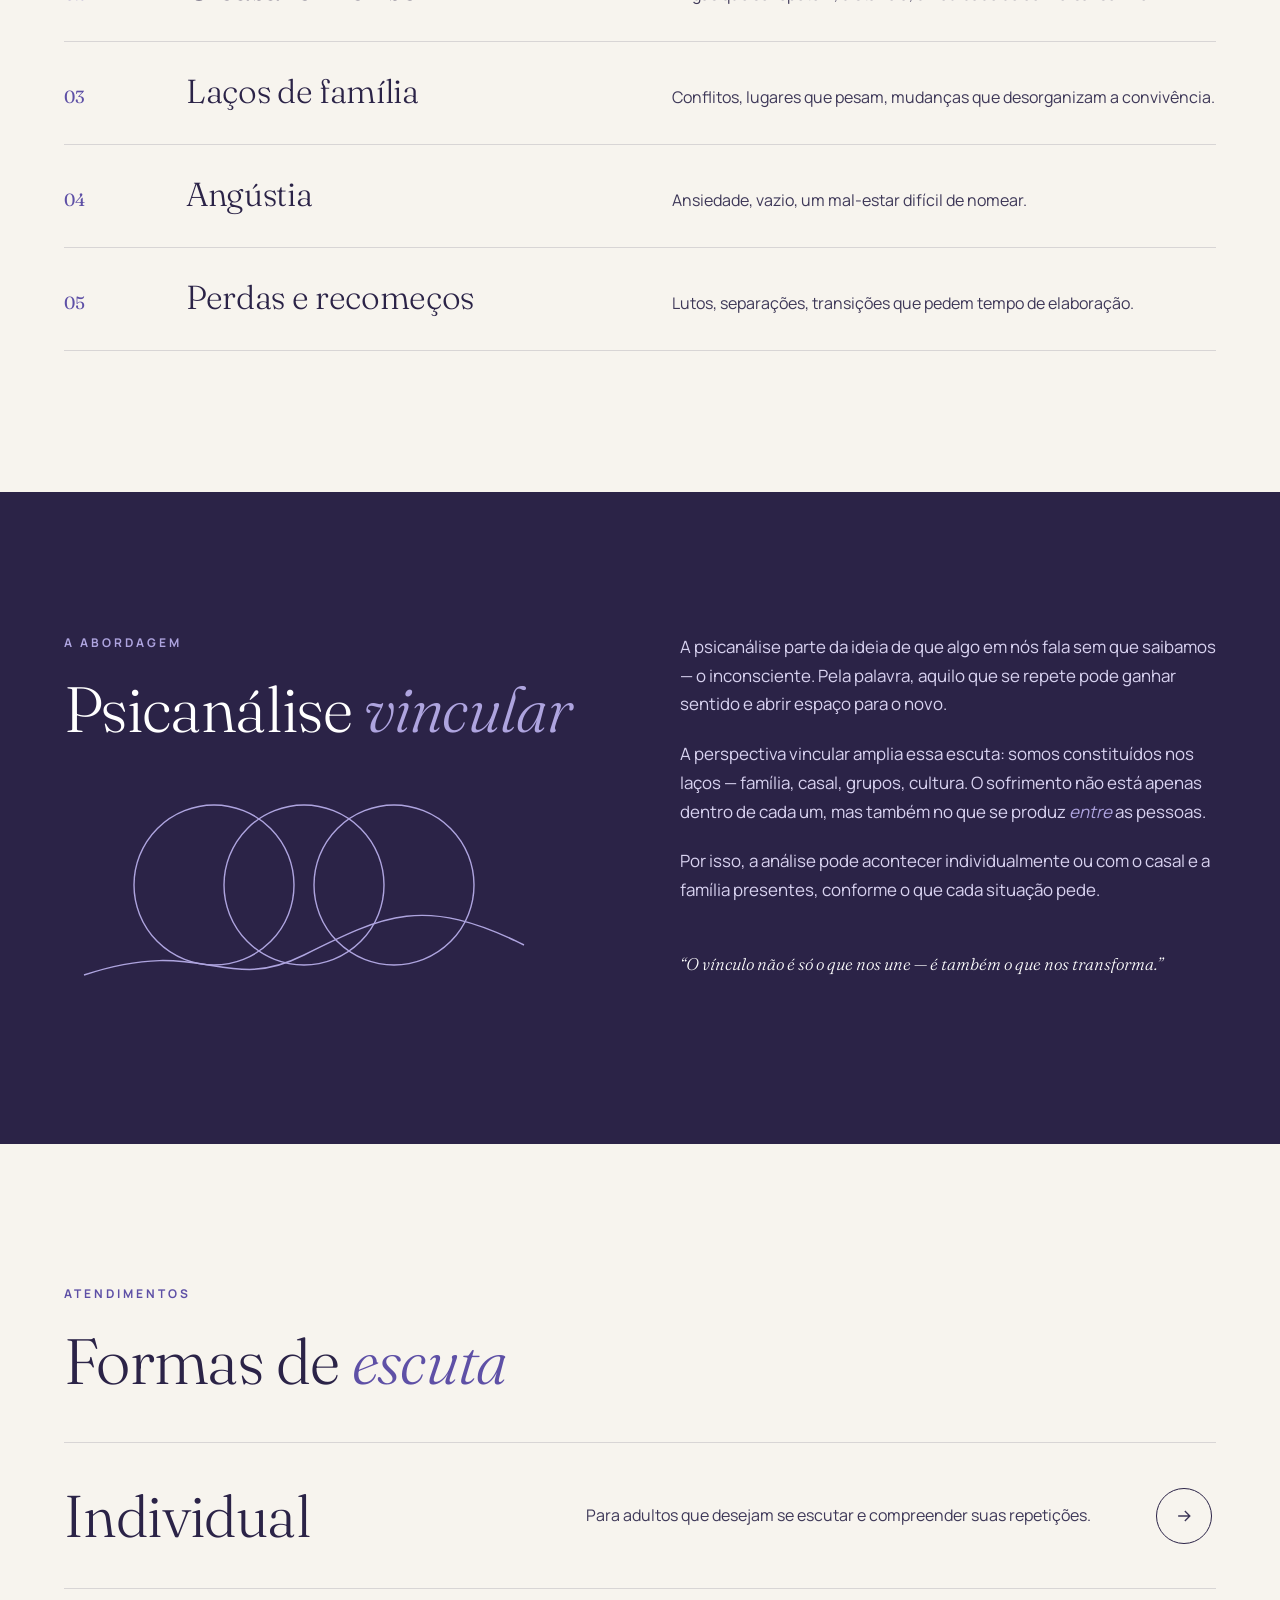
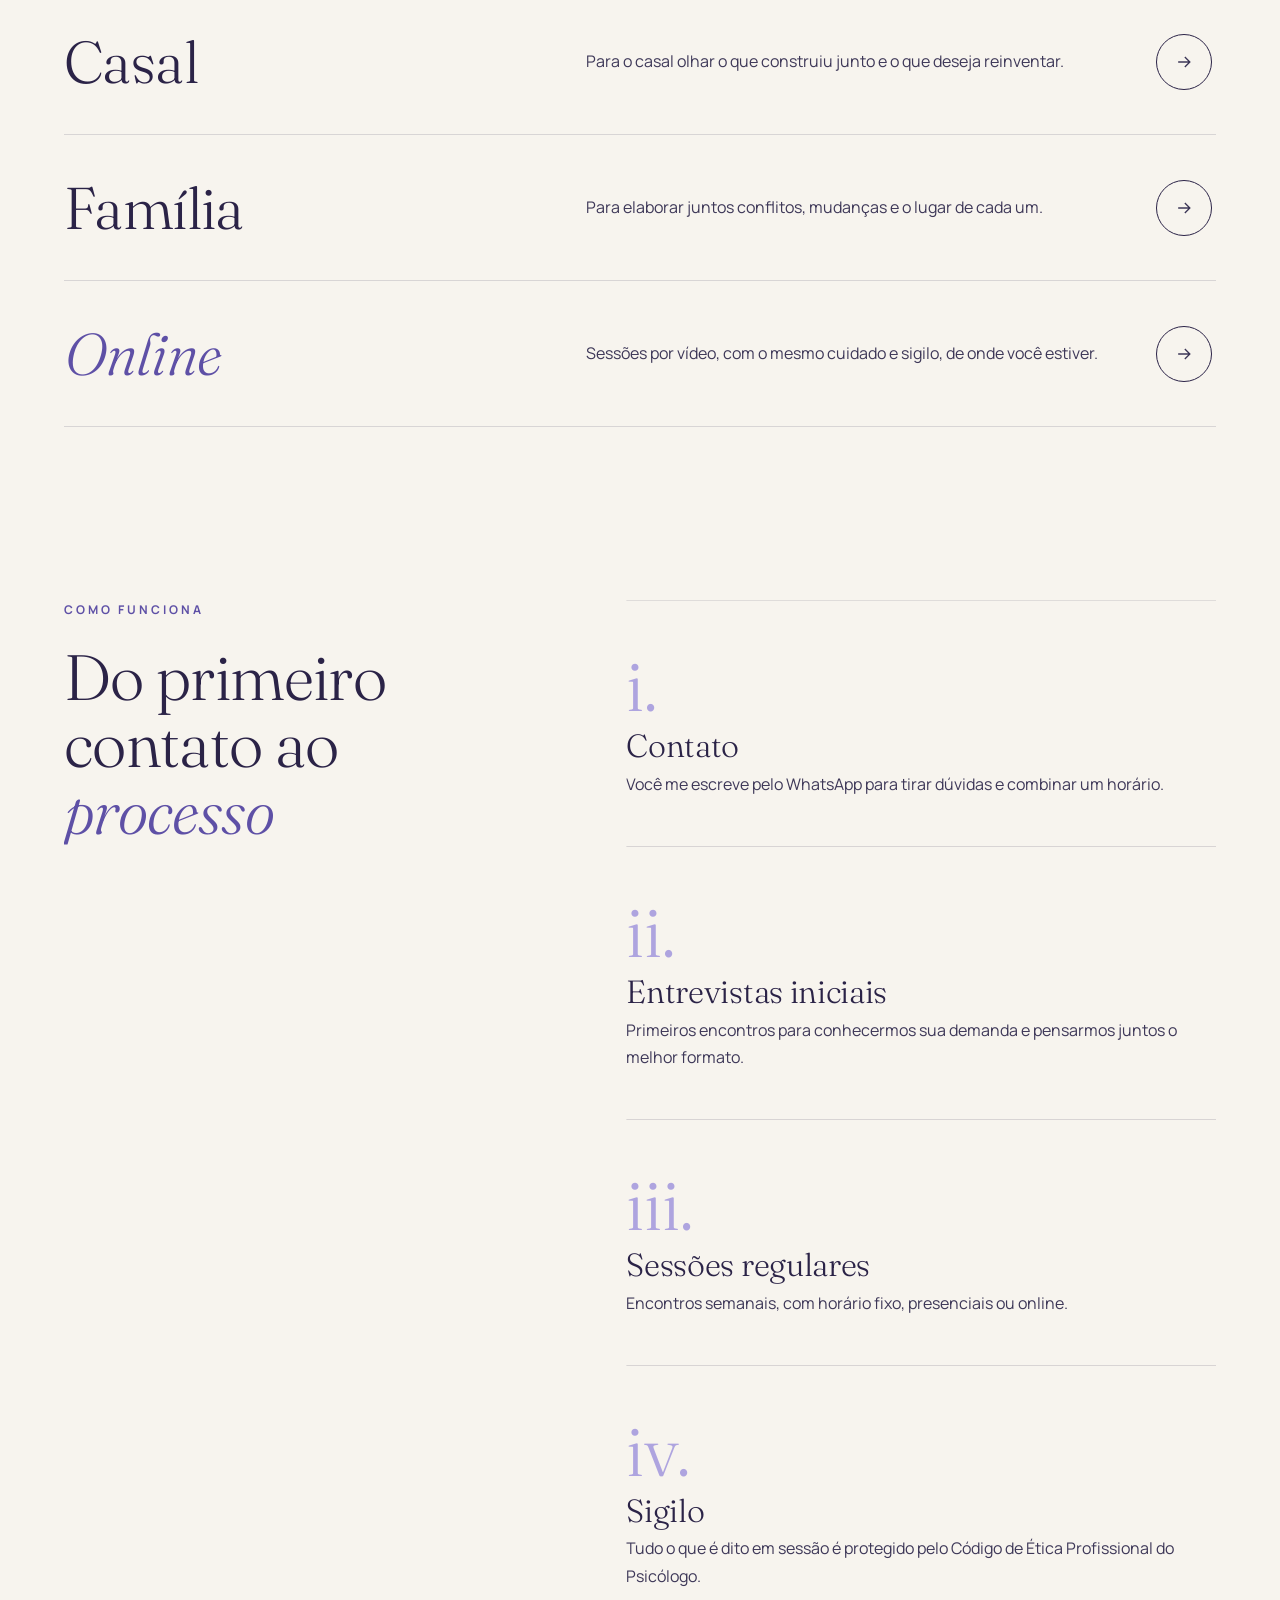
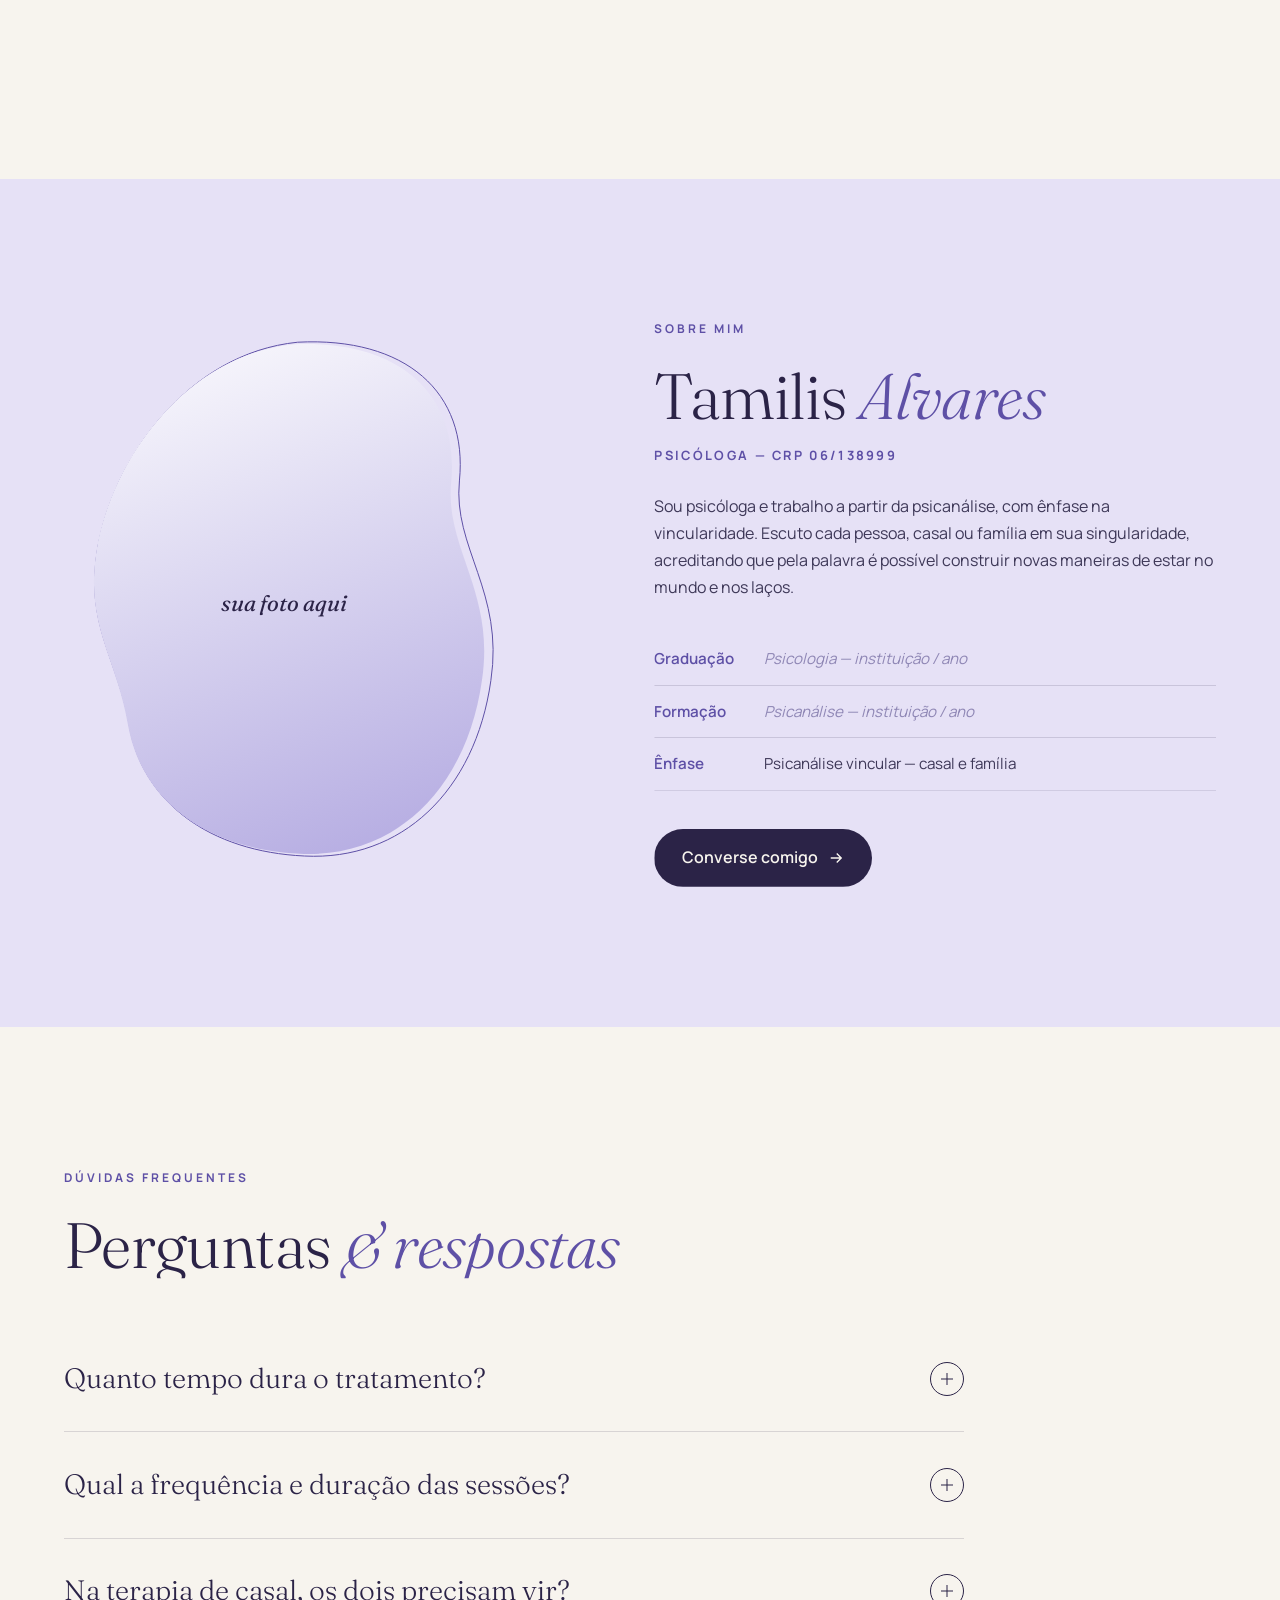
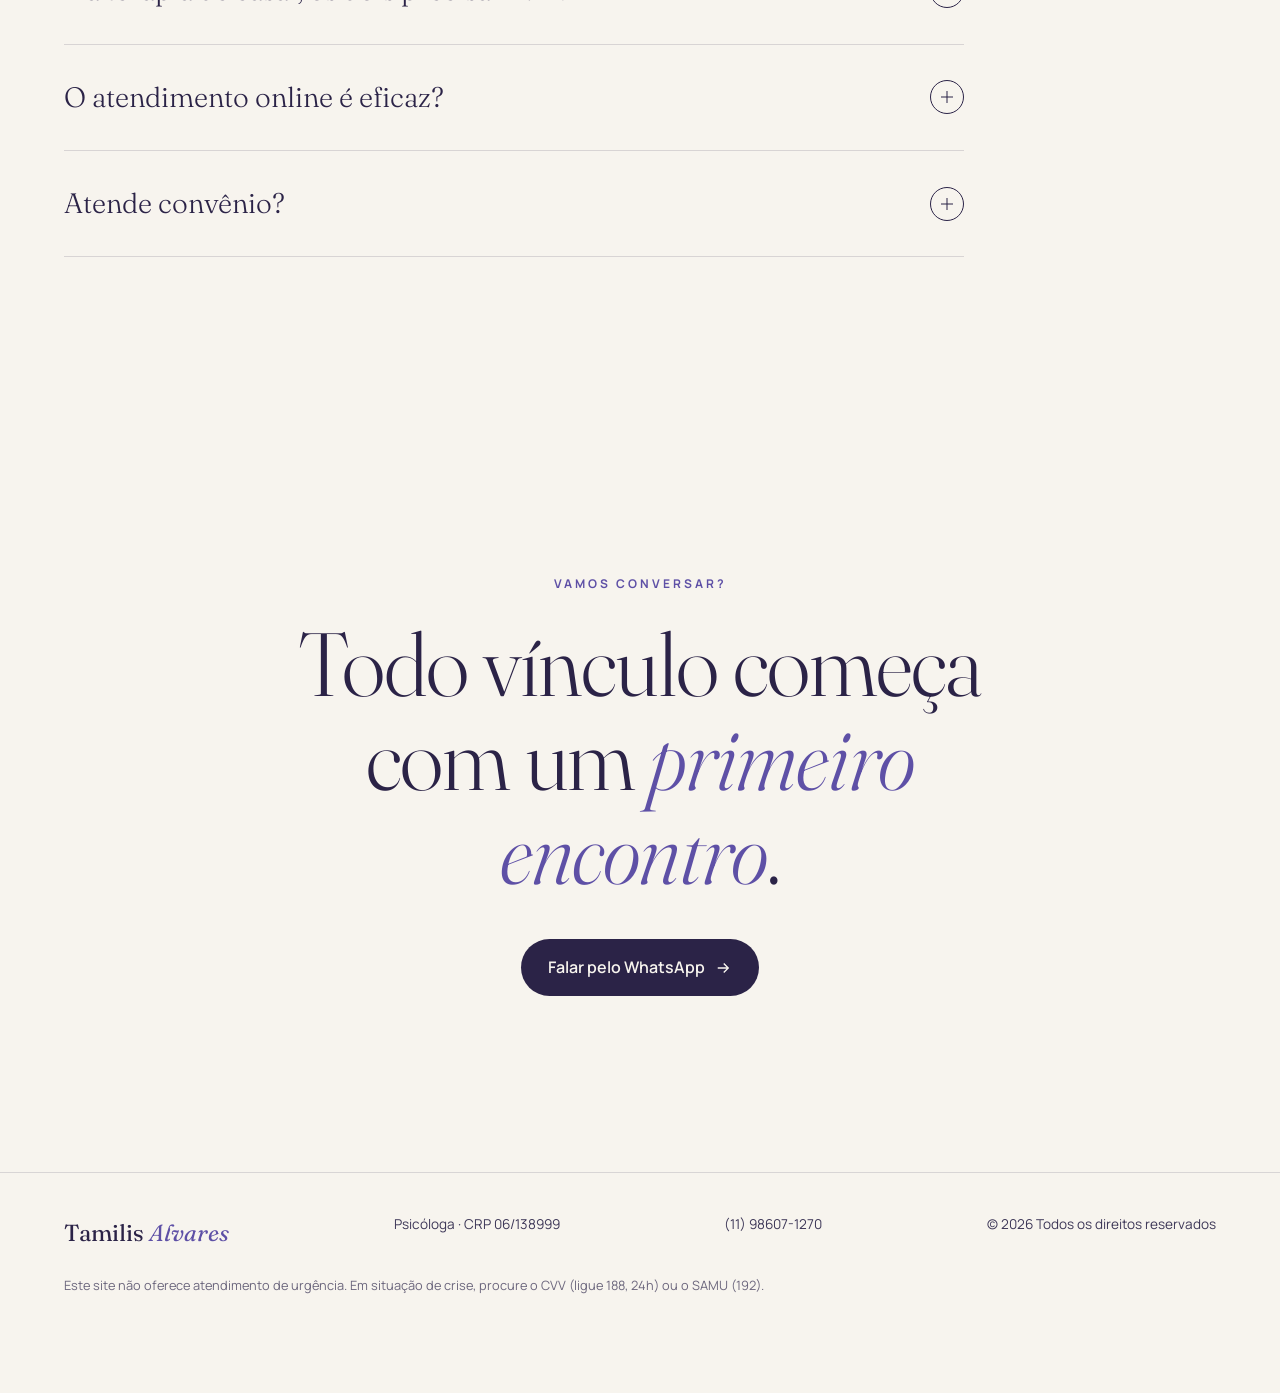
<file: versao2_vinculos.html>
<!DOCTYPE html>
<html lang="pt-BR">
<head>
<meta charset="UTF-8">
<meta name="viewport" content="width=device-width, initial-scale=1.0">
<title>Tamilis Alvares · Psicanálise e Vincularidade</title>
<meta name="description" content="Tamilis Alvares, psicóloga (CRP 06/138999). Psicanálise com ênfase em vincularidade — individual, casal e família, presencial e online.">
<script>document.documentElement.classList.add('js')</script>
<link rel="preconnect" href="https://fonts.googleapis.com">
<link rel="preconnect" href="https://fonts.gstatic.com" crossorigin>
<link href="https://fonts.googleapis.com/css2?family=Fraunces:ital,opsz,wght@0,9..144,300;0,9..144,400;0,9..144,500;1,9..144,300;1,9..144,400&family=Manrope:wght@400;500;600;700&display=swap" rel="stylesheet">
<style>
/* ==== VERSÃO 2 · VÍNCULOS — editorial, um fio que se desenha com o scroll ==== */
:root{
  --lilas:#AEA4DF;
  --lilas-claro:#E6E1F6;
  --lilas-escuro:#5E50A6;
  --ameixa:#2B2347;
  --texto:#3E3858;
  --papel:#F7F4EE;
  --serif:'Fraunces',Georgia,serif;
  --sans:'Manrope',system-ui,sans-serif;
}
*{box-sizing:border-box;margin:0;padding:0}
html{scroll-behavior:smooth}
body{font-family:var(--sans);color:var(--texto);background:var(--papel);line-height:1.7;overflow-x:hidden}
a{color:inherit}
img{max-width:100%;display:block}
.wrap{width:min(1200px,90%);margin:0 auto;position:relative;z-index:2}
h1,h2,h3{font-family:var(--serif);font-weight:300;color:var(--ameixa);line-height:1.05;letter-spacing:-.01em}
h2{font-size:clamp(2.4rem,5vw,4.2rem)}
em{font-style:italic;color:var(--lilas-escuro)}
.tag{font-size:.75rem;font-weight:700;letter-spacing:.25em;text-transform:uppercase;color:var(--lilas-escuro);display:block;margin-bottom:1.4rem}
section{padding:clamp(5rem,11vw,9rem) 0;position:relative}

/* barra de progresso */
.progresso{position:fixed;top:0;left:0;height:3px;width:100%;transform-origin:left;transform:scaleX(0);background:linear-gradient(90deg,var(--lilas),var(--lilas-escuro));z-index:80}

/* fio que percorre a página */
#fio{position:absolute;top:0;left:0;width:100%;pointer-events:none;z-index:1}
#fio path{fill:none;stroke:var(--lilas);stroke-width:1.5;stroke-linecap:round}

/* header */
header{position:fixed;top:0;left:0;right:0;z-index:60;padding:1.3rem 0;transition:.4s}
header.scrolled{background:rgba(247,244,238,.9);backdrop-filter:blur(10px);padding:.75rem 0}
.nav{display:flex;justify-content:space-between;align-items:center}
.logo{font-family:var(--serif);font-size:1.45rem;text-decoration:none;color:var(--ameixa)}
.logo i{color:var(--lilas-escuro)}
.menu{display:flex;gap:2.2rem;list-style:none;align-items:center;font-size:.9rem;font-weight:500}
.menu a{text-decoration:none}
.menu a:hover{color:var(--lilas-escuro)}
.pill{display:inline-flex;align-items:center;gap:.6rem;padding:.95rem 1.7rem;border-radius:999px;background:var(--ameixa);color:var(--papel)!important;text-decoration:none;font-weight:600;transition:.35s;position:relative;overflow:hidden}
.pill::before{content:"";position:absolute;inset:0;background:var(--lilas-escuro);transform:translateY(101%);transition:transform .45s cubic-bezier(.7,0,.2,1)}
.pill:hover::before{transform:none}
.pill span,.pill svg{position:relative}
.pill svg{width:18px;height:18px;transition:transform .35s}
.pill:hover svg{transform:translateX(4px)}
.menu .pill{padding:.65rem 1.3rem}
.burger{display:none;background:none;border:0;font:600 .85rem var(--sans);letter-spacing:.15em;cursor:pointer;color:var(--ameixa)}

/* hero */
.hero{min-height:100vh;display:flex;flex-direction:column;justify-content:center;padding-top:8rem}
.hero h1{font-size:clamp(2.8rem,6.6vw,6rem);max-width:13ch}
.hero h1 .w{display:inline-block;overflow:hidden;vertical-align:top;padding-bottom:.08em}
.hero h1 .w>span{display:inline-block;transform:translateY(110%);transition:transform 1.1s cubic-bezier(.2,.8,.2,1);transition-delay:calc(var(--i)*.08s)}
.hero.on h1 .w>span{transform:none}
.hero-rodape{display:grid;grid-template-columns:1fr auto;gap:3rem;align-items:end;margin-top:3.5rem;border-top:1px solid rgba(43,35,71,.15);padding-top:2rem}
.hero-rodape p{max-width:36rem;font-size:1.1rem}
.rolar{font-size:.75rem;letter-spacing:.2em;text-transform:uppercase;display:flex;align-items:center;gap:.8rem}
.rolar::after{content:"";width:1px;height:46px;background:var(--ameixa);animation:desce 2s ease-in-out infinite;transform-origin:top}
@keyframes desce{0%{transform:scaleY(0)}50%{transform:scaleY(1);transform-origin:top}51%{transform-origin:bottom}100%{transform:scaleY(0);transform-origin:bottom}}
.hero-ilustra{position:absolute;right:4%;top:18%;width:min(34vw,420px);z-index:0;opacity:.9}

/* letreiro */
.letreiro{border-block:1px solid rgba(43,35,71,.15);padding:1.6rem 0;overflow:hidden;white-space:nowrap;background:var(--lilas-claro)}
.letreiro div{display:inline-block;animation:corre 30s linear infinite;font-family:var(--serif);font-size:clamp(1.8rem,3.4vw,2.8rem);font-style:italic;font-weight:300;color:var(--ameixa)}
.letreiro b{font-weight:300;font-style:normal;color:var(--lilas-escuro);margin:0 1.6rem}
@keyframes corre{to{transform:translateX(-50%)}}

/* quando procurar — lista editorial */
.lista{margin-top:4rem;border-top:1px solid rgba(43,35,71,.15)}
.item{display:grid;grid-template-columns:90px 1fr 1.2fr;gap:2rem;padding:2rem 0;border-bottom:1px solid rgba(43,35,71,.15);align-items:baseline;position:relative;transition:padding .4s}
.item::before{content:"";position:absolute;left:0;top:0;bottom:0;width:0;background:var(--lilas-claro);z-index:-1;transition:width .6s cubic-bezier(.7,0,.2,1)}
.item:hover::before{width:100%}
.item:hover{padding-left:1.2rem}
.item .n{font-family:var(--serif);color:var(--lilas-escuro);font-size:1.1rem}
.item h3{font-size:clamp(1.5rem,2.6vw,2.2rem)}

/* abordagem — destaque */
.abordagem{background:var(--ameixa);color:#d8d2f0}
.abordagem h2,.abordagem h3{color:#fff}
.abordagem em{color:var(--lilas)}
.abordagem .tag{color:var(--lilas)}
.ab-grid{display:grid;grid-template-columns:1fr 1fr;gap:5rem;align-items:start}
.ab-grid p{margin-bottom:1.3rem;font-size:1.06rem}
.citacao{font-family:var(--serif);font-size:clamp(1.6rem,2.8vw,2.3rem);font-weight:300;font-style:italic;line-height:1.3;color:#fff;margin-top:3rem}
.nos{width:100%;max-width:480px;margin-top:2rem}
.nos path,.nos circle{fill:none;stroke:var(--lilas);stroke-width:1.4}
.js .nos.draw path,.js .nos.draw circle{stroke-dasharray:1;stroke-dashoffset:1;transition:stroke-dashoffset 2.6s ease}
.js .nos.draw.in path,.js .nos.draw.in circle{stroke-dashoffset:0}

/* atendimentos — linhas grandes */
.serv{display:grid;grid-template-columns:1fr 1.1fr 60px;gap:2rem;align-items:center;padding:2.6rem 0;border-bottom:1px solid rgba(43,35,71,.15);text-decoration:none}
.serv h3{font-size:clamp(2.2rem,4.6vw,3.8rem);transition:transform .5s,color .4s}
.serv:hover h3{transform:translateX(18px);color:var(--lilas-escuro)}
.serv .seta{width:56px;height:56px;border-radius:50%;border:1px solid var(--ameixa);display:grid;place-items:center;transition:.4s}
.serv:hover .seta{background:var(--ameixa);color:var(--papel);transform:rotate(-45deg)}
.serv .seta svg{width:20px;height:20px}

/* como funciona — sticky */
.como-grid{display:grid;grid-template-columns:.9fr 1.1fr;gap:5rem}
.sticky{position:sticky;top:20vh;align-self:start}
.passo{padding:3rem 0;border-top:1px solid rgba(43,35,71,.15)}
.passo .n{font-family:var(--serif);font-size:4.5rem;font-weight:300;color:var(--lilas);line-height:1}
.passo h3{font-size:2rem;margin:.5rem 0}

/* sobre */
.sobre{background:var(--lilas-claro)}
.sobre-grid{display:grid;grid-template-columns:1fr 1.1fr;gap:5rem;align-items:center}
.retrato{position:relative;aspect-ratio:4/5;max-width:440px}
.retrato .moldura{position:absolute;inset:0;clip-path:url(#espelho);background:linear-gradient(160deg,#fff,var(--lilas));overflow:hidden}
.retrato .moldura img{width:100%;height:100%;object-fit:cover;transform:scale(1.15);transition:transform 1.6s ease}
.retrato.in .moldura img{transform:scale(1)}
.retrato .contorno{position:absolute;inset:-14px;width:calc(100% + 28px);height:calc(100% + 28px)}
.retrato .contorno path{fill:none;stroke:var(--lilas-escuro);stroke-width:1}
.ph{position:absolute;inset:0;display:grid;place-items:center;font-family:var(--serif);font-style:italic;font-size:1.4rem;color:var(--ameixa)}
.crp{font-weight:700;letter-spacing:.18em;font-size:.8rem;color:var(--lilas-escuro);margin:1rem 0 1.6rem}
.form{margin:2rem 0 2.4rem;list-style:none}
.form li{display:grid;grid-template-columns:110px 1fr;padding:.8rem 0;border-bottom:1px solid rgba(43,35,71,.15);font-size:.95rem}
.form li span{color:var(--lilas-escuro);font-weight:600}
.preencher{color:#8f87b5;font-style:italic}

/* faq */
.faq{max-width:900px}
details{border-bottom:1px solid rgba(43,35,71,.15)}
summary{list-style:none;cursor:pointer;padding:1.8rem 0;font-family:var(--serif);font-size:clamp(1.3rem,2.2vw,1.75rem);font-weight:300;color:var(--ameixa);display:flex;justify-content:space-between;gap:1.5rem;align-items:center}
summary::-webkit-details-marker{display:none}
summary i{flex:none;width:34px;height:34px;border-radius:50%;border:1px solid var(--ameixa);position:relative;transition:.4s}
summary i::before,summary i::after{content:"";position:absolute;left:50%;top:50%;width:12px;height:1px;background:var(--ameixa);transform:translate(-50%,-50%)}
summary i::after{transform:translate(-50%,-50%) rotate(90deg);transition:.4s}
details[open] summary i{background:var(--ameixa)}
details[open] summary i::before{background:#fff}
details[open] summary i::after{transform:translate(-50%,-50%) rotate(0);background:#fff}
details p{padding:0 0 1.8rem;max-width:44rem;animation:surge .5s ease}
@keyframes surge{from{opacity:0;transform:translateY(-8px)}}

/* final */
.final{text-align:center;padding:clamp(6rem,14vw,11rem) 0}
.final h2{font-size:clamp(2.8rem,7vw,6rem);max-width:14ch;margin:0 auto 2.5rem}
footer{border-top:1px solid rgba(43,35,71,.15);padding:2.5rem 0 6rem;font-size:.85rem}
.foot{display:flex;justify-content:space-between;flex-wrap:wrap;gap:1.5rem}
.aviso{margin-top:1.4rem;opacity:.75;font-size:.8rem}

/* WhatsApp flutuante */
.wpp{position:fixed;right:24px;bottom:24px;z-index:70;width:62px;height:62px;border-radius:50%;background:#25D366;display:grid;place-items:center;box-shadow:0 10px 30px -8px rgba(0,0,0,.35);transition:transform .3s}
.wpp:hover{transform:scale(1.08) rotate(-6deg)}
.wpp svg{width:32px;height:32px;fill:#fff}
.wpp .bal{position:absolute;right:76px;white-space:nowrap;background:var(--ameixa);color:#fff;font-size:.85rem;padding:.55rem 1rem;border-radius:12px 12px 0 12px;opacity:0;transform:translateX(10px);transition:.4s;pointer-events:none}
.wpp:hover .bal,.wpp.mostra .bal{opacity:1;transform:none}

/* entradas no scroll */
.js [data-r]{opacity:0;transform:translateY(40px);transition:opacity 1.1s ease,transform 1.1s cubic-bezier(.2,.8,.2,1);transition-delay:var(--d,0s)}
.js [data-r="linha"]{transform:none;clip-path:inset(0 100% 0 0);transition:clip-path 1.2s cubic-bezier(.7,0,.2,1),opacity .3s}
.js [data-r].in{opacity:1;transform:none;clip-path:inset(0 0 0 0)}

@media (max-width:900px){
  .burger{display:block;z-index:90}
  .menu{position:fixed;inset:0;background:var(--papel);flex-direction:column;justify-content:center;font-size:1.6rem;font-family:var(--serif);opacity:0;pointer-events:none;transition:.4s}
  .menu.open{opacity:1;pointer-events:auto}
  .hero-ilustra{position:relative;right:auto;top:auto;width:70%;margin:2rem auto 0}
  .hero-rodape,.ab-grid,.como-grid,.sobre-grid{grid-template-columns:1fr;gap:2.5rem}
  .item{grid-template-columns:50px 1fr}
  .item p{grid-column:2}
  .serv{grid-template-columns:1fr 50px}
  .serv p{grid-column:1/-1;order:3}
  .sticky{position:static}
}
@media (prefers-reduced-motion:reduce){*,*::before,*::after{animation:none!important;transition:none!important}.js [data-r]{opacity:1;transform:none;clip-path:none}.hero h1 .w>span{transform:none}}
</style>
</head>
<body>
<div class="progresso" id="prog"></div>

<!-- forma do espelho orgânico usada como recorte da foto -->
<svg width="0" height="0" style="position:absolute"><defs><clipPath id="espelho" clipPathUnits="objectBoundingBox"><path d="M.52 .03C.76 .02 .9 .12 .88 .28C.865 .4 .98 .48 .95 .64C.915 .84 .75 .965 .535 .956C.325 .948 .175 .86 .145 .72C.12 .6 .045 .54 .075 .4C.11 .24 .275 .05 .52 .03Z"/></clipPath></defs></svg>

<header id="topo">
  <div class="wrap nav">
    <a class="logo" href="#inicio">Tamilis <i>Alvares</i></a>
    <button class="burger" aria-label="Abrir menu">MENU</button>
    <ul class="menu">
      <li><a href="#quando">Quando procurar</a></li>
      <li><a href="#abordagem">Abordagem</a></li>
      <li><a href="#atendimentos">Atendimentos</a></li>
      <li><a href="#sobre">Sobre</a></li>
      <li><a href="#duvidas">Dúvidas</a></li>
      <li><a class="pill wpp-link" href="#"><span>Agendar</span></a></li>
    </ul>
  </div>
</header>

<div style="position:relative">
<svg id="fio" aria-hidden="true"><path pathLength="1"/></svg>

<main>
<section class="hero" id="inicio">
  <svg class="hero-ilustra" viewBox="0 0 400 460" aria-hidden="true">
    <path d="M210 20c90-6 140 40 132 110-6 50 34 80 24 150-12 90-70 150-150 150S80 400 70 330c-8-56-40-80-30-150C52 100 120 26 210 20z" fill="#E6E1F6"/>
    <g fill="none" stroke="#2B2347" stroke-width="1.5" stroke-linecap="round" stroke-linejoin="round">
      <path d="M150 110c32 0 48 28 43 58l16 28-14 7c4 9 2 14-4 17 5 6 2 12-5 14 2 16-8 28-28 30l-2 64"/>
      <path d="M150 110c-42 0-64 38-58 86 4 36 22 58 28 116"/>
      <g opacity=".4"><path d="M250 110c-32 0-48 28-43 58l-16 28 14 7c-4 9-2 14 4 17-5 6-2 12 5 14-2 16 8 28 28 30l2 64"/><path d="M250 110c42 0 64 38 58 86-4 36-22 58-28 116"/></g>
    </g>
    <path d="M200 400c-30-40 36-66 0-104s30-64 0-100" fill="none" stroke="#5E50A6" stroke-width="1.5" stroke-dasharray="3 7" stroke-linecap="round"/>
  </svg>
  <div class="wrap">
    <span class="tag">Psicanálise · Vincularidade</span>
    <h1 id="titulo">Somos feitos dos laços que nos atravessam.</h1>
    <div class="hero-rodape">
      <p data-r style="--d:.6s">Psicoterapia psicanalítica com ênfase em vincularidade. Um lugar para escutar o que se passa em você e entre você e os outros — individual, casal e família, presencial e online.</p>
      <div data-r style="--d:.8s"><a class="pill wpp-link" href="#"><span>Agende uma conversa</span><svg viewBox="0 0 24 24" fill="none" stroke="currentColor" stroke-width="1.8"><path d="M5 12h14M13 6l6 6-6 6"/></svg></a></div>
    </div>
    <div class="rolar" style="margin-top:3rem">role para descobrir</div>
  </div>
</section>

<div class="letreiro" aria-hidden="true"><div>
  escuta <b>✦</b> vínculo <b>✦</b> palavra <b>✦</b> desejo <b>✦</b> laço <b>✦</b> história <b>✦</b> encontro <b>✦</b>
  escuta <b>✦</b> vínculo <b>✦</b> palavra <b>✦</b> desejo <b>✦</b> laço <b>✦</b> história <b>✦</b> encontro <b>✦</b>
</div></div>

<section id="quando">
  <div class="wrap">
    <span class="tag" data-r>Quando procurar</span>
    <h2 data-r style="--d:.1s">Quando algo <em>insiste</em><br>e pede para ser escutado</h2>
    <div class="lista">
      <div class="item" data-r><span class="n">01</span><h3>Repetições</h3><p>Viver sempre a mesma história nas relações, mesmo com pessoas diferentes.</p></div>
      <div class="item" data-r><span class="n">02</span><h3>O casal em crise</h3><p>Brigas que se repetem, distância, dificuldade de conversar sem ferir.</p></div>
      <div class="item" data-r><span class="n">03</span><h3>Laços de família</h3><p>Conflitos, lugares que pesam, mudanças que desorganizam a convivência.</p></div>
      <div class="item" data-r><span class="n">04</span><h3>Angústia</h3><p>Ansiedade, vazio, um mal-estar difícil de nomear.</p></div>
      <div class="item" data-r><span class="n">05</span><h3>Perdas e recomeços</h3><p>Lutos, separações, transições que pedem tempo de elaboração.</p></div>
    </div>
  </div>
</section>

<section class="abordagem" id="abordagem">
  <div class="wrap ab-grid">
    <div>
      <span class="tag" data-r>A abordagem</span>
      <h2 data-r style="--d:.1s">Psicanálise <em>vincular</em></h2>
      <svg class="nos draw" data-r viewBox="0 0 480 220" aria-hidden="true">
        <circle pathLength="1" cx="150" cy="110" r="80"/>
        <circle pathLength="1" cx="240" cy="110" r="80"/>
        <circle pathLength="1" cx="330" cy="110" r="80"/>
        <path pathLength="1" d="M20 200c120-40 140 20 220-20s120-60 220-10"/>
      </svg>
    </div>
    <div>
      <p data-r style="--d:.1s">A psicanálise parte da ideia de que algo em nós fala sem que saibamos — o inconsciente. Pela palavra, aquilo que se repete pode ganhar sentido e abrir espaço para o novo.</p>
      <p data-r style="--d:.2s">A perspectiva vincular amplia essa escuta: somos constituídos nos laços — família, casal, grupos, cultura. O sofrimento não está apenas dentro de cada um, mas também no que se produz <em>entre</em> as pessoas.</p>
      <p data-r style="--d:.3s">Por isso, a análise pode acontecer individualmente ou com o casal e a família presentes, conforme o que cada situação pede.</p>
      <p class="citacao" data-r style="--d:.4s">“O vínculo não é só o que nos une — é também o que nos transforma.”</p>
    </div>
  </div>
</section>

<section id="atendimentos">
  <div class="wrap">
    <span class="tag" data-r>Atendimentos</span>
    <h2 data-r style="--d:.1s">Formas de <em>escuta</em></h2>
    <div style="margin-top:3rem;border-top:1px solid rgba(43,35,71,.15)">
      <a class="serv wpp-link" href="#" data-r><h3>Individual</h3><p>Para adultos que desejam se escutar e compreender suas repetições.</p><span class="seta"><svg viewBox="0 0 24 24" fill="none" stroke="currentColor" stroke-width="1.6"><path d="M5 12h14M13 6l6 6-6 6"/></svg></span></a>
      <a class="serv wpp-link" href="#" data-r><h3>Casal</h3><p>Para o casal olhar o que construiu junto e o que deseja reinventar.</p><span class="seta"><svg viewBox="0 0 24 24" fill="none" stroke="currentColor" stroke-width="1.6"><path d="M5 12h14M13 6l6 6-6 6"/></svg></span></a>
      <a class="serv wpp-link" href="#" data-r><h3>Família</h3><p>Para elaborar juntos conflitos, mudanças e o lugar de cada um.</p><span class="seta"><svg viewBox="0 0 24 24" fill="none" stroke="currentColor" stroke-width="1.6"><path d="M5 12h14M13 6l6 6-6 6"/></svg></span></a>
      <a class="serv wpp-link" href="#" data-r><h3><em>Online</em></h3><p>Sessões por vídeo, com o mesmo cuidado e sigilo, de onde você estiver.</p><span class="seta"><svg viewBox="0 0 24 24" fill="none" stroke="currentColor" stroke-width="1.6"><path d="M5 12h14M13 6l6 6-6 6"/></svg></span></a>
    </div>
  </div>
</section>

<section id="como" style="padding-top:2rem">
  <div class="wrap como-grid">
    <div class="sticky">
      <span class="tag" data-r>Como funciona</span>
      <h2 data-r style="--d:.1s">Do primeiro<br>contato ao <em>processo</em></h2>
    </div>
    <div>
      <div class="passo" data-r><div class="n">i.</div><h3>Contato</h3><p>Você me escreve pelo WhatsApp para tirar dúvidas e combinar um horário.</p></div>
      <div class="passo" data-r><div class="n">ii.</div><h3>Entrevistas iniciais</h3><p>Primeiros encontros para conhecermos sua demanda e pensarmos juntos o melhor formato.</p></div>
      <div class="passo" data-r><div class="n">iii.</div><h3>Sessões regulares</h3><p>Encontros semanais, com horário fixo, presenciais ou online.</p></div>
      <div class="passo" data-r><div class="n">iv.</div><h3>Sigilo</h3><p>Tudo o que é dito em sessão é protegido pelo Código de Ética Profissional do Psicólogo.</p></div>
    </div>
  </div>
</section>

<section class="sobre" id="sobre">
  <div class="wrap sobre-grid">
    <div class="retrato" data-r>
      <svg class="contorno" viewBox="0 0 1 1" preserveAspectRatio="none" aria-hidden="true"><path vector-effect="non-scaling-stroke" d="M.52 .03C.76 .02 .9 .12 .88 .28C.865 .4 .98 .48 .95 .64C.915 .84 .75 .965 .535 .956C.325 .948 .175 .86 .145 .72C.12 .6 .045 .54 .075 .4C.11 .24 .275 .05 .52 .03Z" transform="translate(.03 .02) scale(.96)"/></svg>
      <div class="moldura">
        <!-- TROCAR por foto: <img src="foto-tamilis.jpg" alt="Tamilis Alvares, psicóloga"> -->
        <div class="ph">sua foto aqui</div>
      </div>
    </div>
    <div>
      <span class="tag" data-r>Sobre mim</span>
      <h2 data-r style="--d:.1s">Tamilis <em>Alvares</em></h2>
      <div class="crp" data-r style="--d:.15s">PSICÓLOGA — CRP 06/138999</div>
      <p data-r style="--d:.2s">Sou psicóloga e trabalho a partir da psicanálise, com ênfase na vincularidade. Escuto cada pessoa, casal ou família em sua singularidade, acreditando que pela palavra é possível construir novas maneiras de estar no mundo e nos laços.</p>
      <ul class="form" data-r style="--d:.3s">
        <li><span>Graduação</span><em class="preencher">Psicologia — instituição / ano</em></li>
        <li><span>Formação</span><em class="preencher">Psicanálise — instituição / ano</em></li>
        <li><span>Ênfase</span>Psicanálise vincular — casal e família</li>
      </ul>
      <a class="pill wpp-link" href="#" data-r style="--d:.4s"><span>Converse comigo</span><svg viewBox="0 0 24 24" fill="none" stroke="currentColor" stroke-width="1.8"><path d="M5 12h14M13 6l6 6-6 6"/></svg></a>
    </div>
  </div>
</section>

<section id="duvidas">
  <div class="wrap">
    <span class="tag" data-r>Dúvidas frequentes</span>
    <h2 data-r style="--d:.1s;margin-bottom:3rem">Perguntas <em>&amp; respostas</em></h2>
    <div class="faq" data-r style="--d:.2s">
      <details><summary>Quanto tempo dura o tratamento?<i></i></summary><p>Não há um prazo definido. A psicanálise respeita o tempo de cada pessoa, e ao longo do processo avaliamos juntos os caminhos.</p></details>
      <details><summary>Qual a frequência e duração das sessões?<i></i></summary><p>Em geral, sessões semanais de aproximadamente 50 minutos. A frequência pode ser combinada conforme a necessidade.</p></details>
      <details><summary>Na terapia de casal, os dois precisam vir?<i></i></summary><p>Sim, o atendimento de casal acontece com ambos. Caso só um possa participar, conversamos sobre a possibilidade de um atendimento individual.</p></details>
      <details><summary>O atendimento online é eficaz?<i></i></summary><p>Sim. As sessões por vídeo mantêm o mesmo cuidado e sigilo — basta um lugar reservado e boa conexão.</p></details>
      <details><summary>Atende convênio?<i></i></summary><p>Para valores, reembolso e horários disponíveis, entre em contato pelo WhatsApp.</p></details>
    </div>
  </div>
</section>

<section class="final">
  <div class="wrap">
    <span class="tag" data-r>Vamos conversar?</span>
    <h2 data-r style="--d:.1s">Todo vínculo começa com um <em>primeiro encontro</em>.</h2>
    <div data-r style="--d:.25s"><a class="pill wpp-link" href="#"><span>Falar pelo WhatsApp</span><svg viewBox="0 0 24 24" fill="none" stroke="currentColor" stroke-width="1.8"><path d="M5 12h14M13 6l6 6-6 6"/></svg></a></div>
  </div>
</section>
</main>
</div>

<footer>
  <div class="wrap">
    <div class="foot">
      <span class="logo">Tamilis <i>Alvares</i></span>
      <span>Psicóloga · CRP 06/138999</span>
      <span>(11) 98607-1270</span>
      <span>© <span id="ano"></span> Todos os direitos reservados</span>
    </div>
    <p class="aviso">Este site não oferece atendimento de urgência. Em situação de crise, procure o CVV (ligue 188, 24h) ou o SAMU (192).</p>
  </div>
</footer>

<a class="wpp wpp-link" href="#" aria-label="Conversar pelo WhatsApp">
  <span class="bal">Olá! Vamos conversar?</span>
  <svg viewBox="0 0 24 24"><path d="M12 2a10 10 0 0 0-8.6 15.1L2 22l5-1.3A10 10 0 1 0 12 2zm0 18.2c-1.6 0-3.1-.4-4.4-1.2l-.3-.2-3 .8.8-2.9-.2-.3A8.2 8.2 0 1 1 12 20.2zm4.5-6.1c-.2-.1-1.5-.7-1.7-.8-.2-.1-.4-.1-.6.1l-.8 1c-.1.2-.3.2-.5.1a6.7 6.7 0 0 1-3.3-2.9c-.3-.4.2-.4.7-1.3.1-.2 0-.3 0-.4l-.8-1.8c-.2-.5-.4-.4-.6-.4h-.5c-.2 0-.4.1-.7.3-.2.3-.9.9-.9 2.2s.9 2.5 1 2.7c.1.2 1.8 2.8 4.4 3.9 1.6.7 2.3.8 3.1.6.5-.1 1.5-.6 1.7-1.2.2-.6.2-1.1.2-1.2-.1-.1-.3-.2-.5-.3z"/></svg>
</a>

<script>
const WPP='5511986071270';
const MSG=encodeURIComponent('Olá, Tamilis! Vim pelo site e gostaria de saber mais sobre os atendimentos.');
document.querySelectorAll('.wpp-link').forEach(a=>{a.href=`https://wa.me/${WPP}?text=${MSG}`;a.target='_blank';a.rel='noopener'});

// título palavra por palavra
const t=document.getElementById('titulo');
t.innerHTML=t.textContent.split(' ').map((w,i)=>`<span class="w"><span style="--i:${i}">${w==='laços'?'<em>laços</em>':w}</span></span>`).join(' ');
requestAnimationFrame(()=>setTimeout(()=>document.querySelector('.hero').classList.add('on'),150));

// header, progresso e fio
const h=document.getElementById('topo'),prog=document.getElementById('prog');
const fio=document.getElementById('fio'),fp=fio.querySelector('path'),box=fio.parentElement;
function desenhaFio(){
  const W=innerWidth,H=box.offsetHeight;fio.setAttribute('width',W);fio.setAttribute('height',H);fio.setAttribute('viewBox',`0 0 ${W} ${H}`);
  let d=`M${W*.08} 0`,y=0,lado=0;const passo=Math.max(700,innerHeight*.9);
  while(y<H){const y2=Math.min(H,y+passo);const x1=lado?W*.08:W*.92,x2=lado?W*.92:W*.08;d+=` C${x1} ${y+passo*.35} ${x1} ${y+passo*.65} ${x2*.5+W*.25} ${y2}`;y=y2;lado^=1}
  fp.setAttribute('d',d);fp.style.strokeDasharray=1;scroll();
}
function scroll(){
  const p=scrollY/(document.documentElement.scrollHeight-innerHeight||1);
  prog.style.transform=`scaleX(${p})`;
  fp.style.strokeDashoffset=1-Math.min(1,p*1.08);
  h.classList.toggle('scrolled',scrollY>40);
}
addEventListener('scroll',scroll,{passive:true});addEventListener('resize',desenhaFio);addEventListener('load',desenhaFio);desenhaFio();

// menu
const b=document.querySelector('.burger'),m=document.querySelector('.menu');
b.onclick=()=>{m.classList.toggle('open');b.textContent=m.classList.contains('open')?'FECHAR':'MENU'};
m.querySelectorAll('a').forEach(a=>a.addEventListener('click',()=>{m.classList.remove('open');b.textContent='MENU'}));

// entradas
const io=new IntersectionObserver(es=>es.forEach(e=>{if(e.isIntersecting){e.target.classList.add('in');io.unobserve(e.target)}}),{threshold:.15});
document.querySelectorAll('[data-r]').forEach(el=>io.observe(el));
// balão do WhatsApp aparece uma vez
setTimeout(()=>{const w=document.querySelector('.wpp');w.classList.add('mostra');setTimeout(()=>w.classList.remove('mostra'),4000)},3500);
document.getElementById('ano').textContent=new Date().getFullYear();
</script>
</body>
</html>
</file>
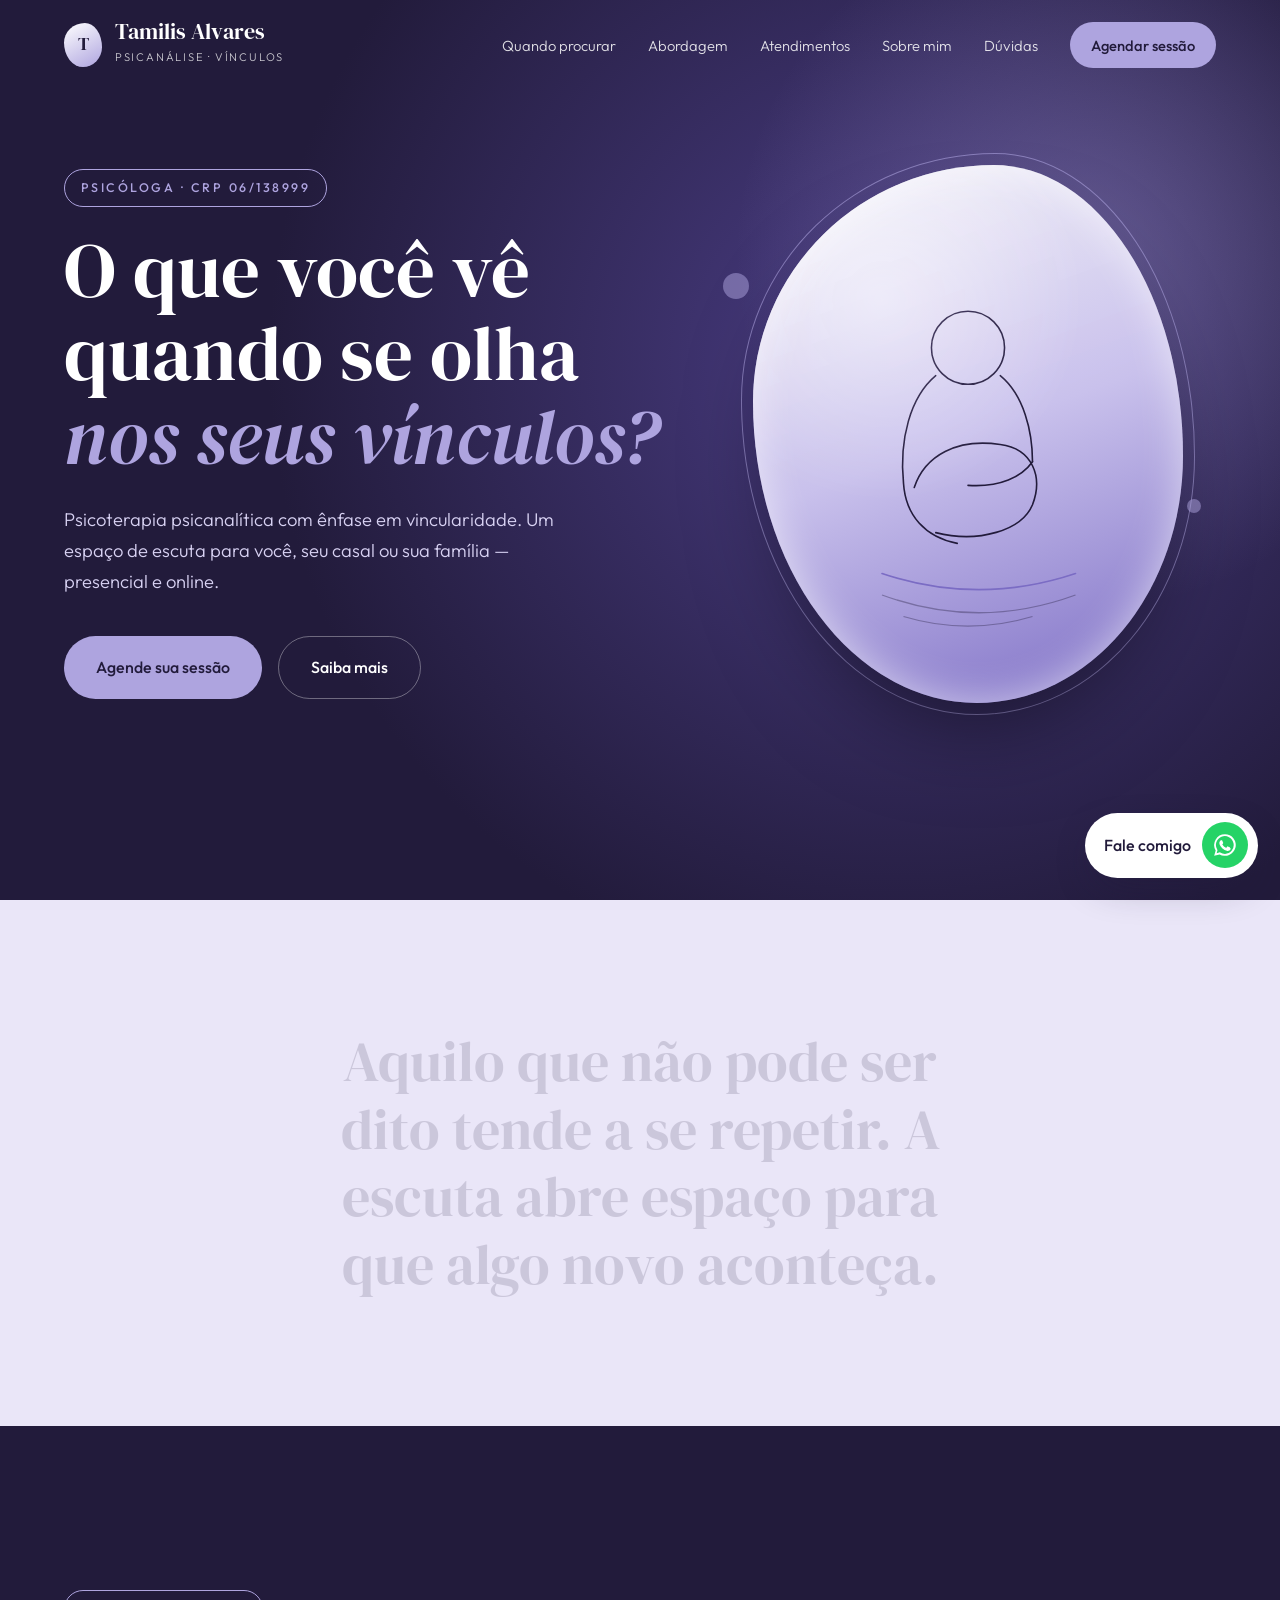
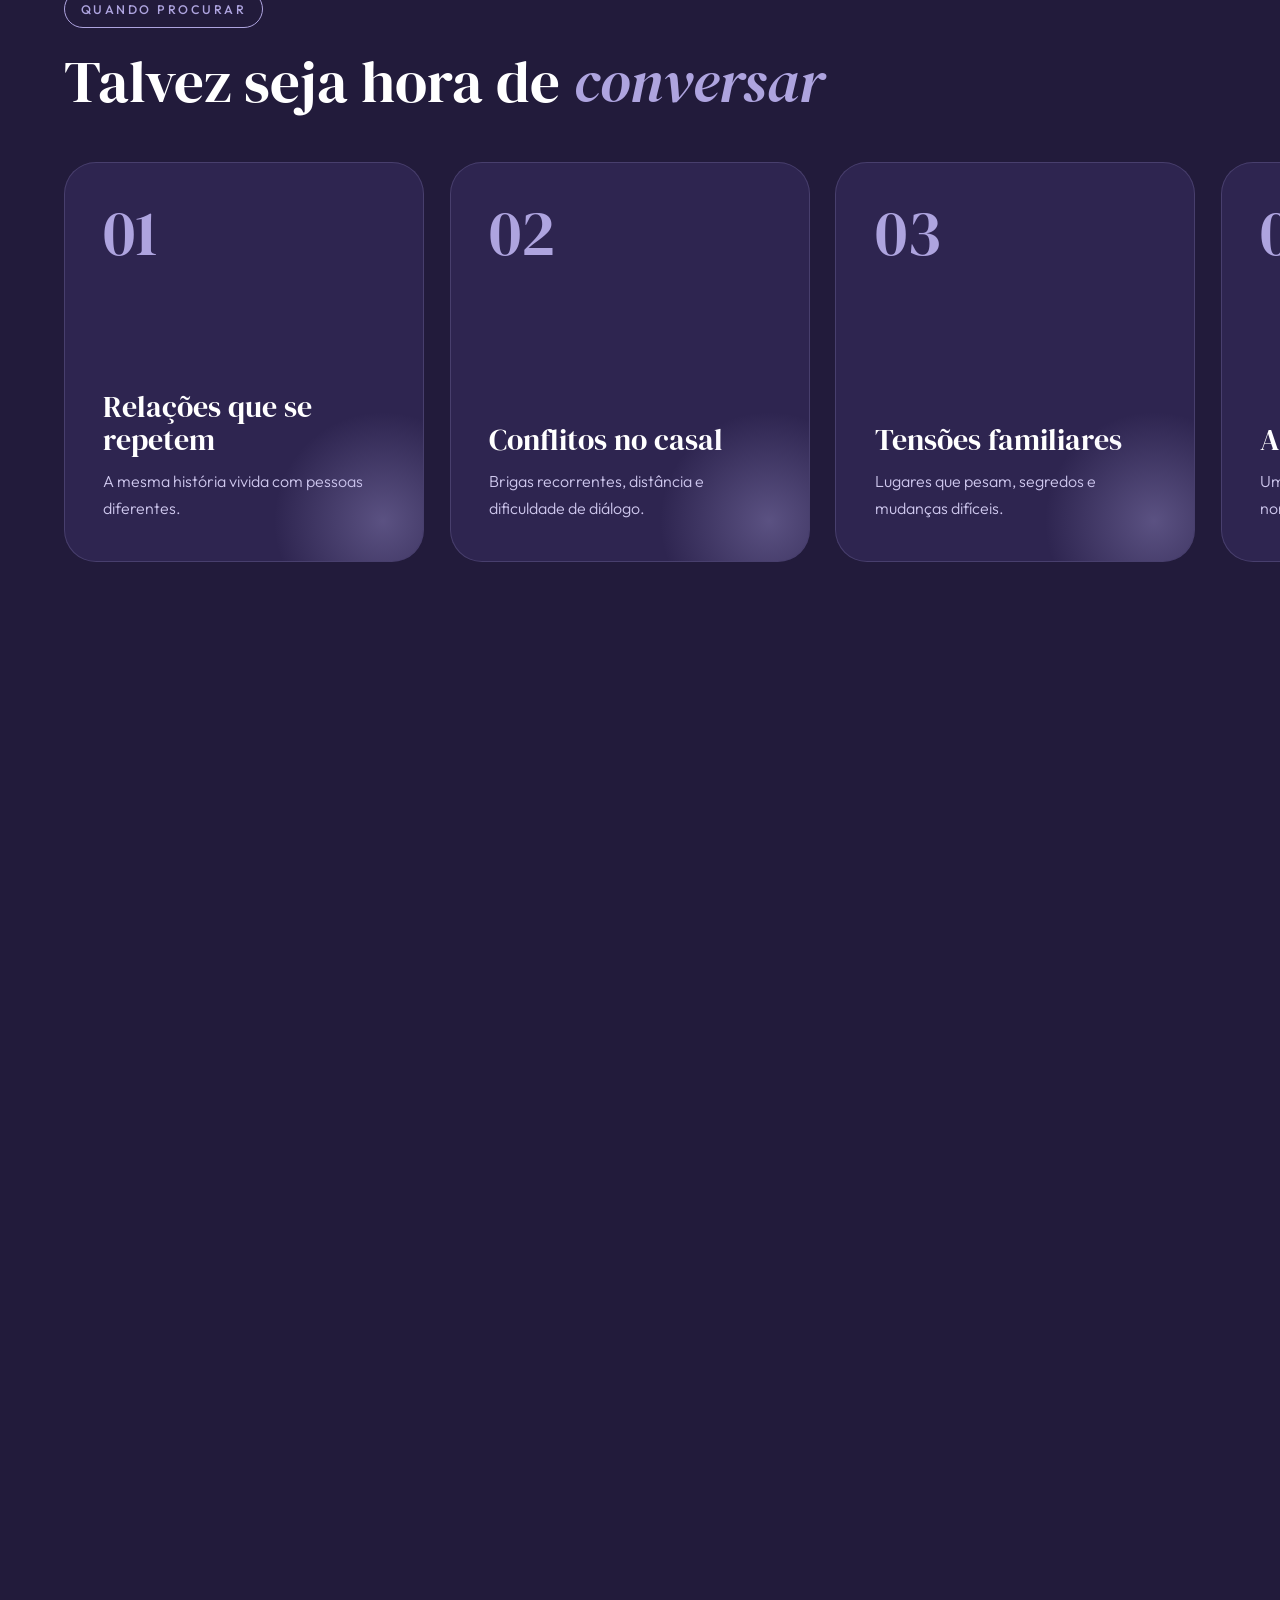
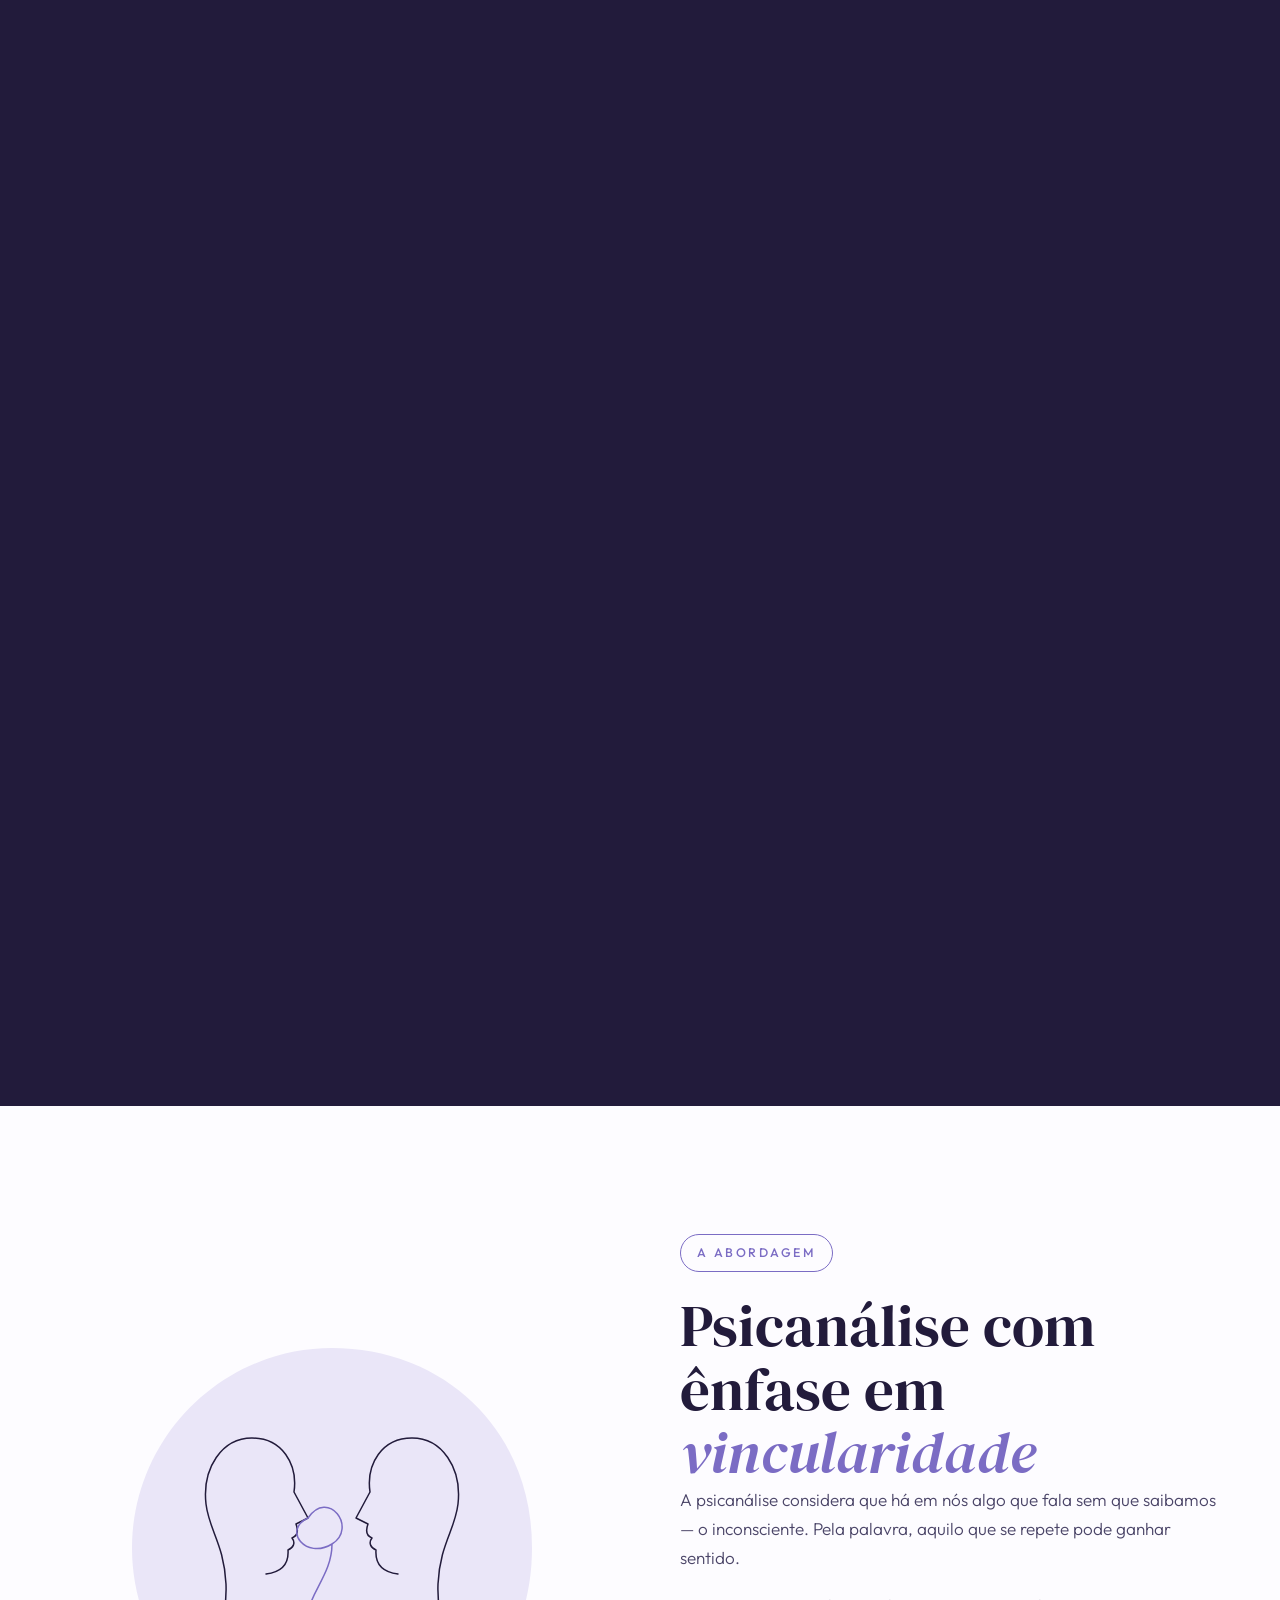
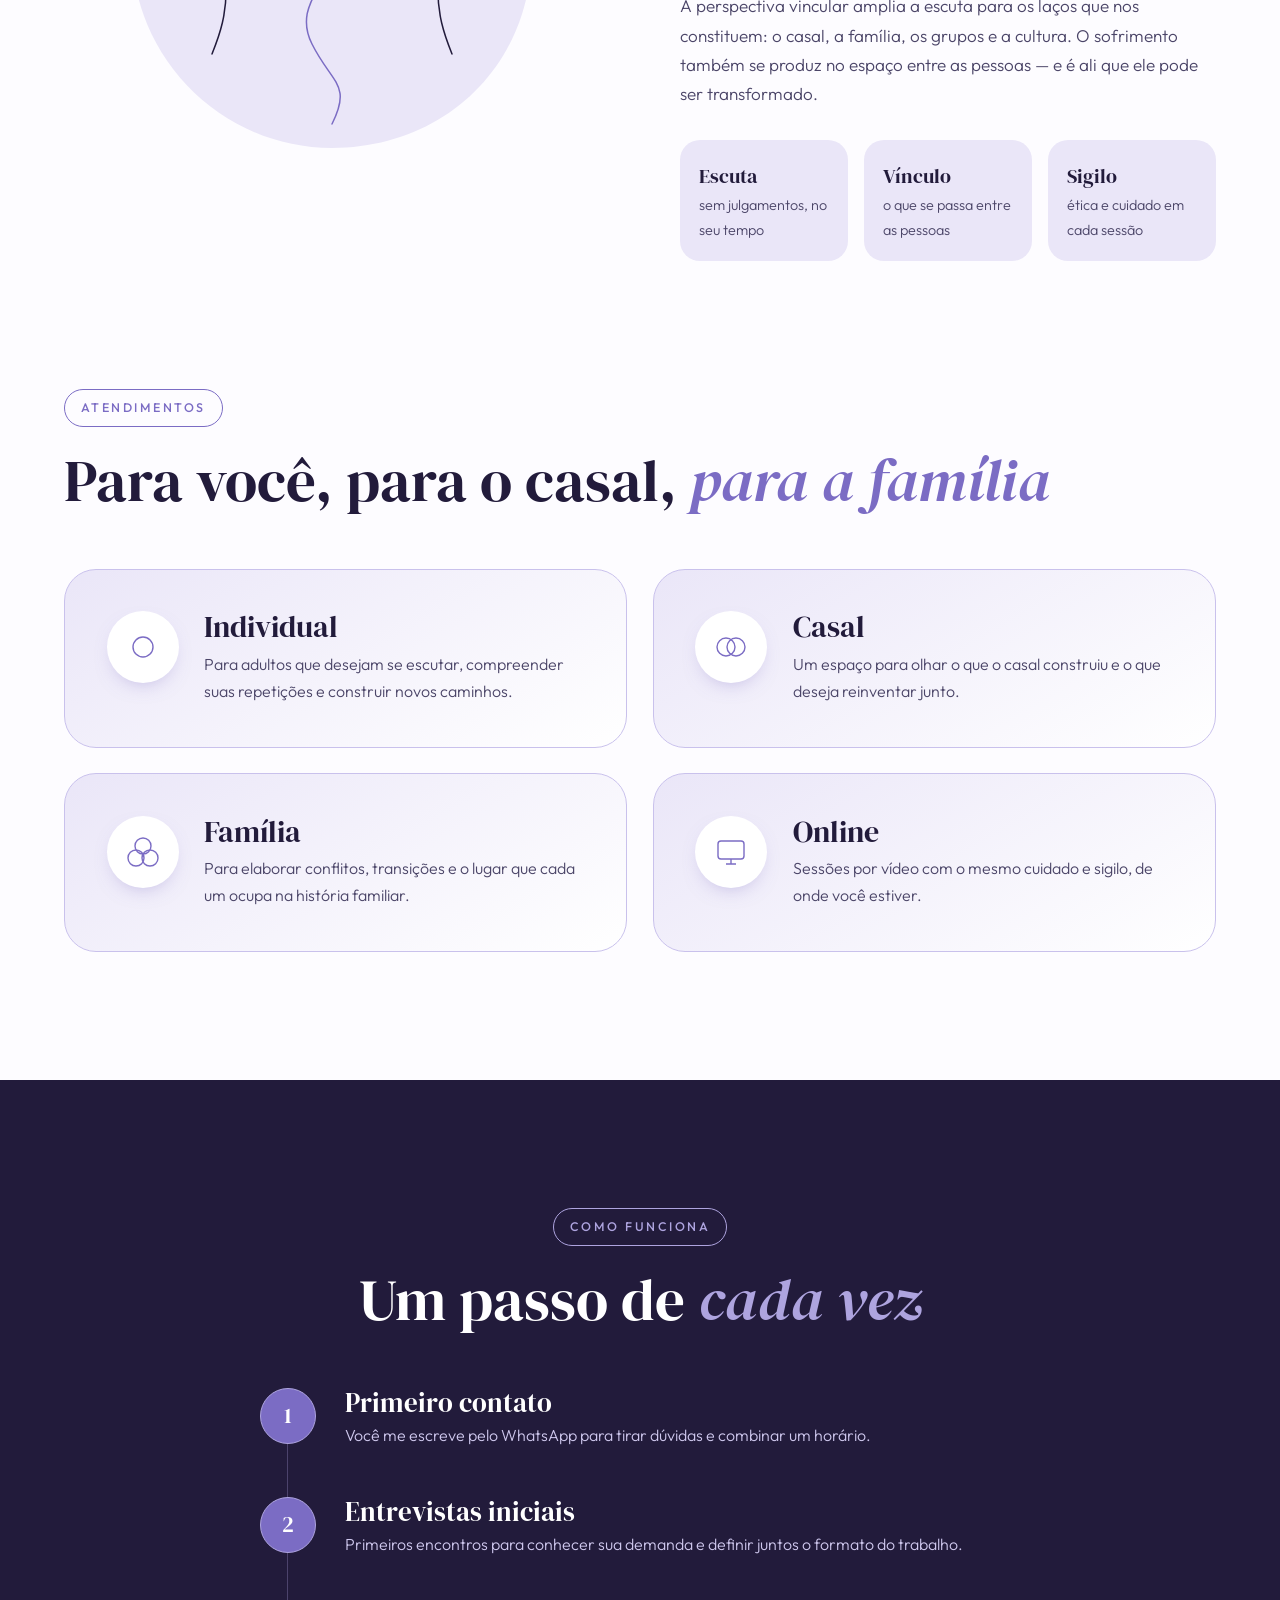
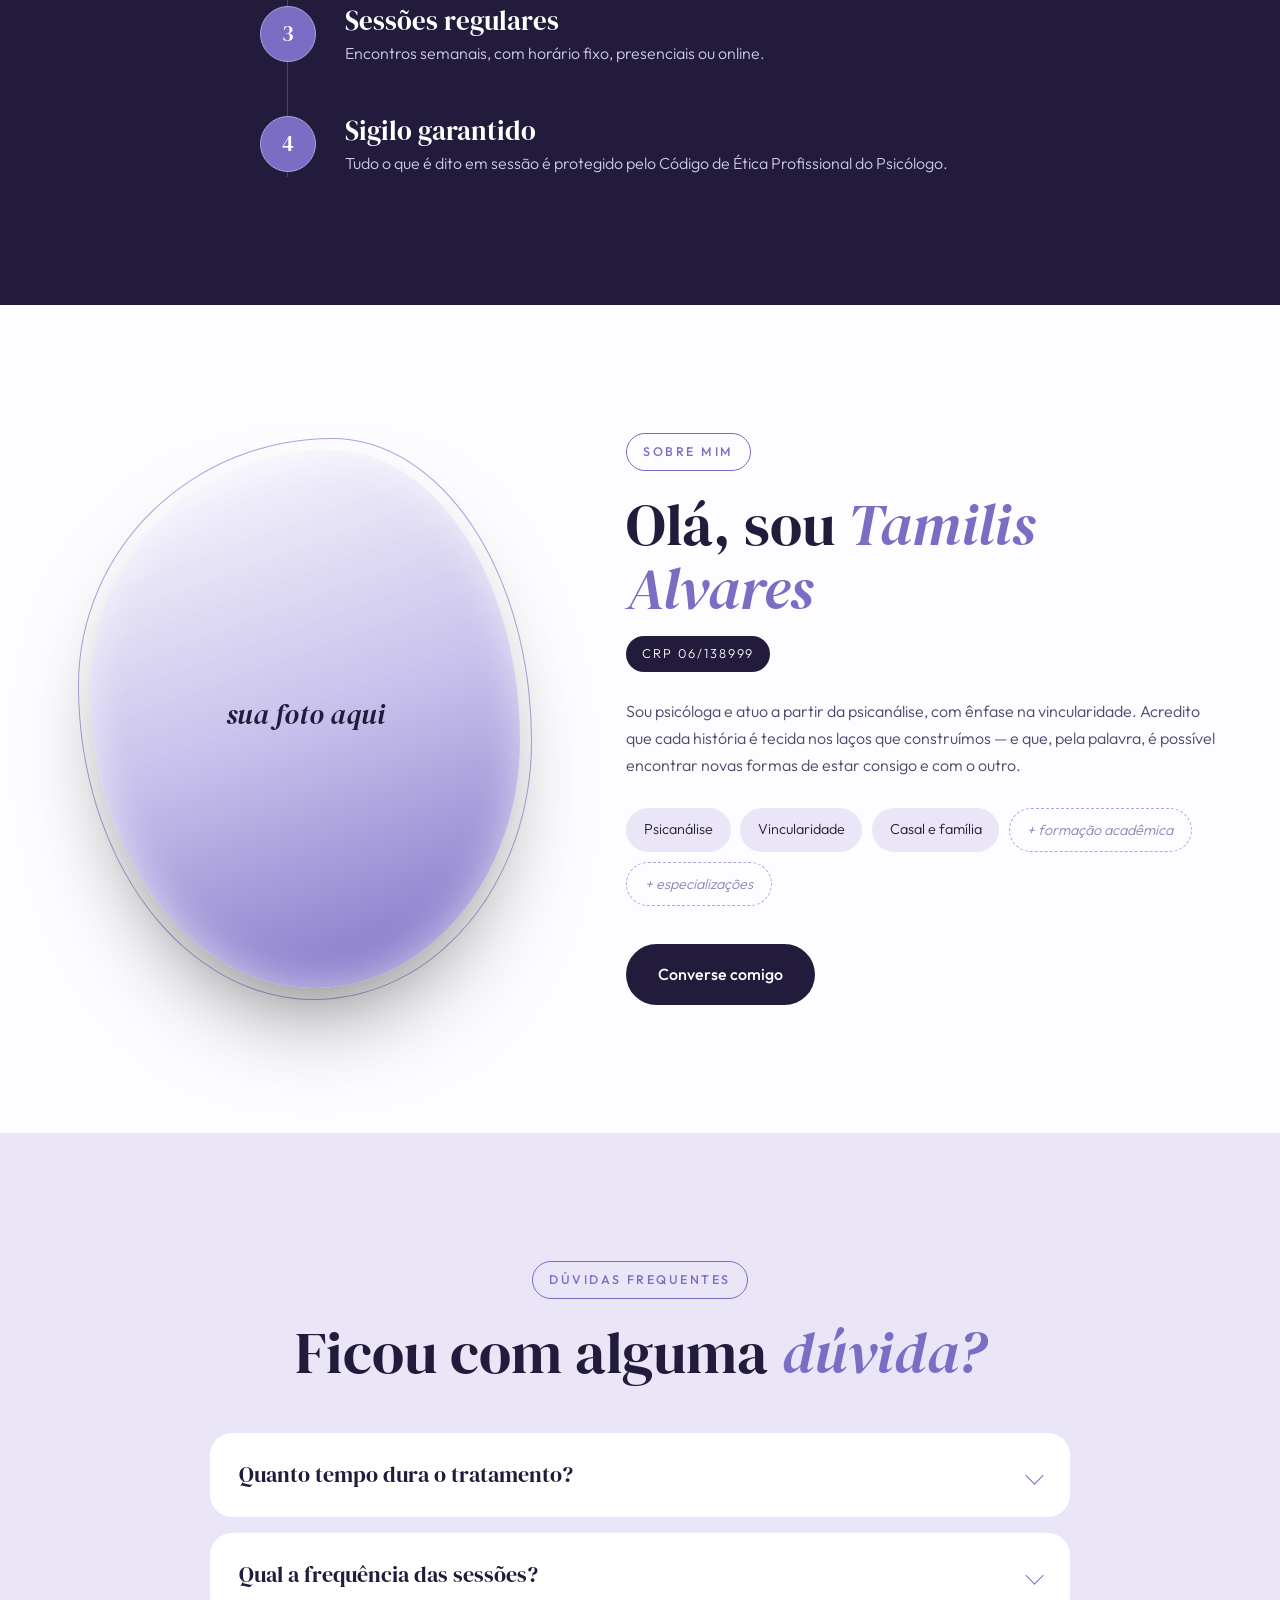
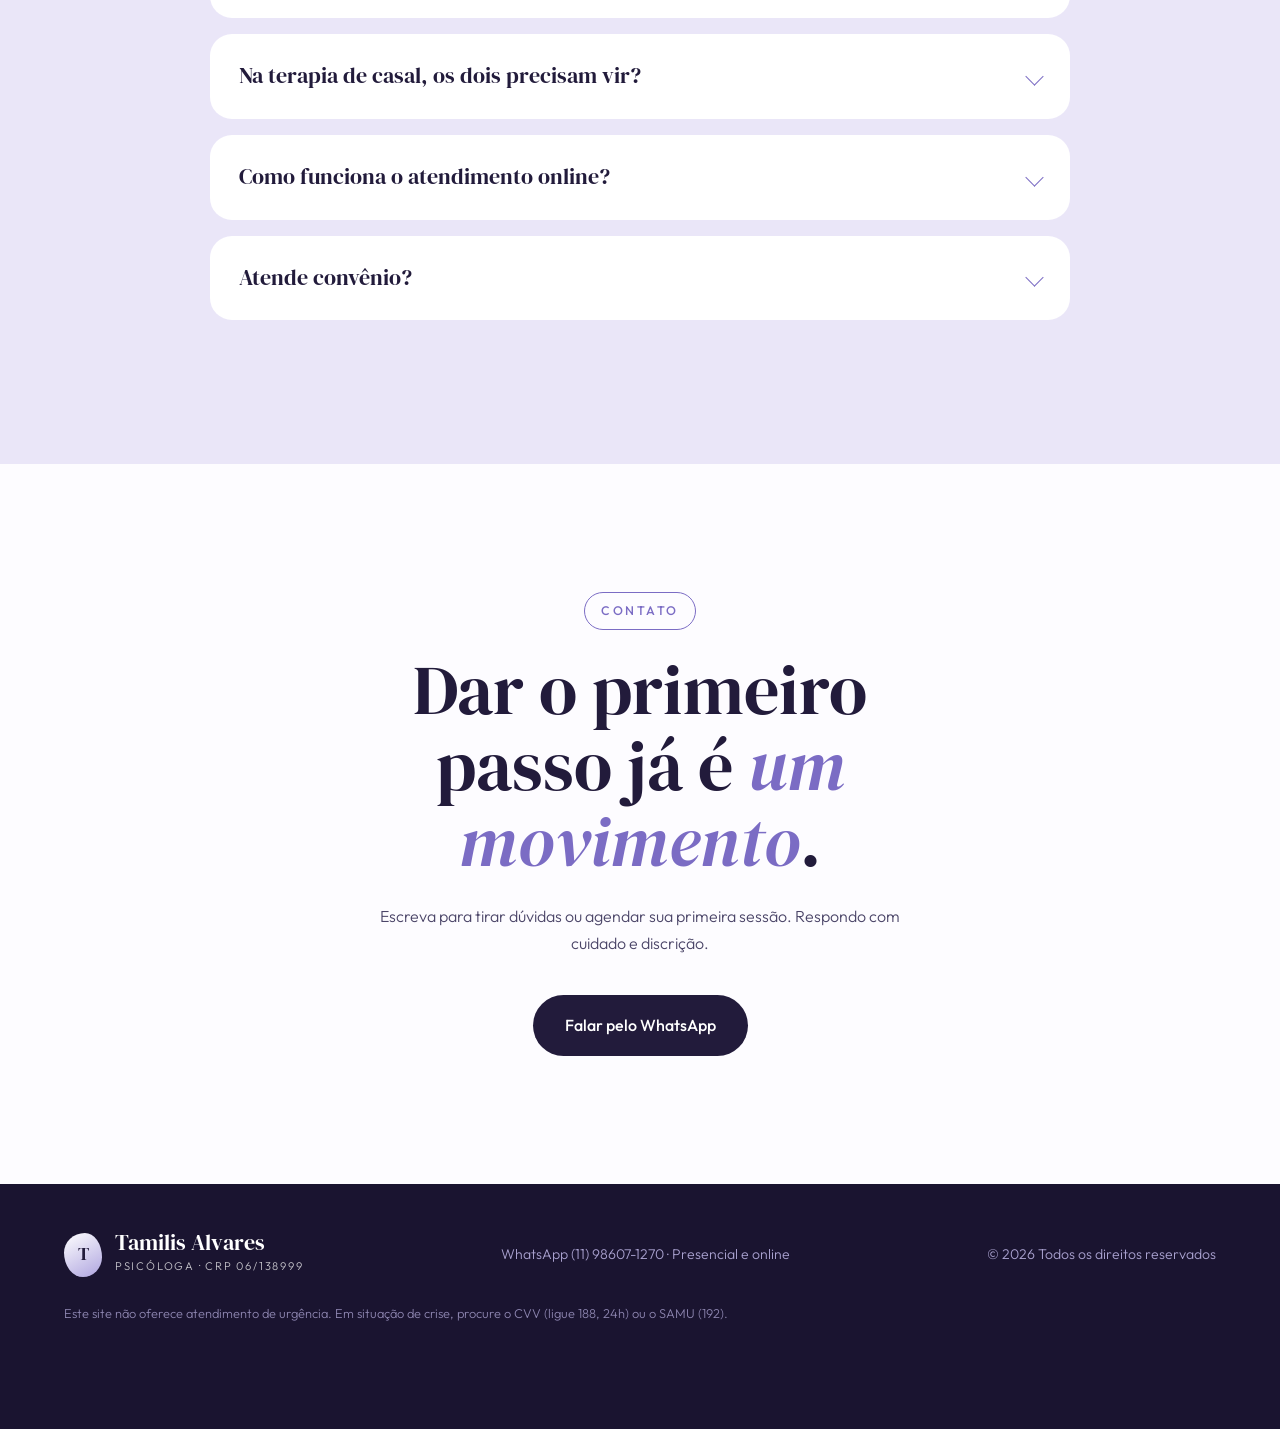
<file: versao3_acolhimento.html>
<!DOCTYPE html>
<html lang="pt-BR">
<head>
<meta charset="UTF-8">
<meta name="viewport" content="width=device-width, initial-scale=1.0">
<title>Tamilis Alvares · Psicóloga · Psicanálise Vincular</title>
<meta name="description" content="Tamilis Alvares, psicóloga (CRP 06/138999). Psicanálise com ênfase em vincularidade — individual, casal e família, presencial e online.">
<script>document.documentElement.classList.add('js')</script>
<link rel="preconnect" href="https://fonts.googleapis.com">
<link rel="preconnect" href="https://fonts.gstatic.com" crossorigin>
<link href="https://fonts.googleapis.com/css2?family=DM+Serif+Display:ital@0;1&family=Outfit:wght@300;400;500;600&display=swap" rel="stylesheet">
<style>
/* ==== VERSÃO 3 · ACOLHIMENTO — imersiva, espelho que reflete, rolagem horizontal ==== */
:root{
  --lilas:#AEA4DF;
  --lilas-claro:#EAE6F8;
  --lilas-medio:#C9C1EC;
  --violeta:#7B6CC4;
  --noite:#221B3B;
  --noite-2:#2E2550;
  --branco:#FDFCFF;
  --serif:'DM Serif Display',Georgia,serif;
  --sans:'Outfit',system-ui,sans-serif;
}
*{box-sizing:border-box;margin:0;padding:0}
html{scroll-behavior:smooth}
body{font-family:var(--sans);font-weight:300;color:#4b4568;background:var(--branco);line-height:1.7;overflow-x:hidden}
a{color:inherit}
.wrap{width:min(1180px,90%);margin:0 auto}
h1,h2,h3{font-family:var(--serif);font-weight:400;line-height:1.08;color:var(--noite)}
h2{font-size:clamp(2.3rem,4.6vw,3.8rem)}
h1 em,h2 em{color:var(--violeta)}
.rot{display:inline-block;font-size:.78rem;font-weight:500;letter-spacing:.2em;text-transform:uppercase;padding:.45rem 1rem;border-radius:999px;border:1px solid currentColor;color:var(--violeta);margin-bottom:1.4rem}
section{padding:clamp(5rem,10vw,8rem) 0;position:relative}
.escuro{background:var(--noite);color:#cfc8ee}
.escuro h2,.escuro h3{color:#fff}
.escuro h2 em{color:var(--lilas)}
.escuro .rot{color:var(--lilas)}

.btn{display:inline-flex;align-items:center;gap:.7rem;padding:1.05rem 2rem;border-radius:999px;background:var(--lilas);color:var(--noite);text-decoration:none;font-weight:500;transition:transform .35s,box-shadow .35s,background .35s}
.btn:hover{transform:translateY(-3px);background:#fff;box-shadow:0 16px 40px -14px rgba(174,164,223,.8)}
.btn.esc{background:var(--noite);color:#fff}
.btn.esc:hover{background:var(--violeta)}
.btn.linha{background:transparent;border:1px solid rgba(255,255,255,.35);color:#fff}
.btn.linha:hover{background:rgba(255,255,255,.1);box-shadow:none}

/* header */
header{position:fixed;top:0;left:0;right:0;z-index:60;padding:1.3rem 0;transition:.4s;color:#fff}
header.scrolled{background:rgba(34,27,59,.85);backdrop-filter:blur(14px);padding:.75rem 0}
.nav{display:flex;justify-content:space-between;align-items:center}
.logo{display:flex;align-items:center;gap:.8rem;text-decoration:none}
.logo .sel{width:38px;height:44px;border-radius:55% 45% 50% 50%/45% 55% 45% 55%;background:linear-gradient(150deg,#fff,var(--lilas));display:grid;place-items:center;font-family:var(--serif);color:var(--noite);font-size:1.1rem}
.logo b{font-family:var(--serif);font-weight:400;font-size:1.35rem;display:block;line-height:1}
.logo small{font-size:.7rem;letter-spacing:.16em;opacity:.75;text-transform:uppercase}
.menu{display:flex;gap:2rem;list-style:none;align-items:center;font-size:.92rem}
.menu a{text-decoration:none;opacity:.85;transition:opacity .3s}
.menu a:hover{opacity:1}
.menu .btn{padding:.65rem 1.3rem;opacity:1}
.burger{display:none;background:none;border:0;cursor:pointer;width:42px;height:42px}
.burger span{display:block;height:1.5px;background:#fff;margin:8px 7px}

/* HERO com espelho */
.hero{min-height:100vh;background:radial-gradient(circle at 70% 40%,#4a3d84 0,var(--noite) 60%);color:#d8d2f3;display:flex;align-items:center;overflow:hidden;padding-top:6rem}
.hero-grid{display:grid;grid-template-columns:1.1fr .9fr;gap:3rem;align-items:center;position:relative;z-index:2}
.hero h1{color:#fff;font-size:clamp(2.8rem,6vw,5.2rem);margin-bottom:1.6rem}
.hero h1 em{color:var(--lilas)}
.hero p{font-size:1.15rem;max-width:33rem;margin-bottom:2.4rem}
.hero .ctas{display:flex;gap:1rem;flex-wrap:wrap}
.aura{position:absolute;width:60vw;height:60vw;border-radius:50%;background:radial-gradient(circle,rgba(174,164,223,.35),transparent 65%);right:-15vw;top:-10vw;animation:respira 9s ease-in-out infinite}
@keyframes respira{50%{transform:scale(1.12)}}
.espelho{position:relative;width:100%;max-width:430px;aspect-ratio:4/5;margin:0 auto;transform-style:preserve-3d;transition:transform .2s ease-out}
.espelho .moldura{position:absolute;inset:-12px;border-radius:56% 44% 48% 52%/44% 54% 46% 56%;border:1px solid rgba(174,164,223,.6);animation:forma 16s ease-in-out infinite}
.espelho .vidro{position:absolute;inset:0;border-radius:56% 44% 48% 52%/44% 54% 46% 56%;overflow:hidden;background:linear-gradient(160deg,rgba(255,255,255,.95),var(--lilas-medio) 50%,var(--violeta));box-shadow:0 50px 100px -40px rgba(0,0,0,.6),inset 0 0 40px rgba(255,255,255,.6);animation:forma 16s ease-in-out infinite}
.espelho .reflexo{position:absolute;inset:0;background:radial-gradient(circle at var(--mx,30%) var(--my,25%),rgba(255,255,255,.85),transparent 40%);mix-blend-mode:soft-light;transition:background .15s}
.espelho svg,.espelho img{position:absolute;inset:0;width:100%;height:100%;object-fit:cover}
@keyframes forma{
  0%,100%{border-radius:56% 44% 48% 52%/44% 54% 46% 56%}
  50%{border-radius:44% 56% 56% 44%/54% 44% 56% 46%}}
.flutua{position:absolute;border-radius:50%;background:var(--lilas);opacity:.5;animation:sobe 7s ease-in-out infinite}
@keyframes sobe{50%{transform:translateY(-22px)}}

/* frase de impacto */
.frase{text-align:center;padding:clamp(5rem,10vw,8rem) 0;background:var(--lilas-claro)}
.frase p{font-family:var(--serif);font-size:clamp(1.9rem,4.4vw,3.6rem);color:var(--noite);line-height:1.2;max-width:22ch;margin:0 auto}
.frase .p{opacity:.15;transition:opacity .4s}
.frase .p.acesa{opacity:1}

/* quando procurar — rolagem horizontal */
.horiz{height:320vh;padding:0;background:var(--noite)}
.horiz .fixo{position:sticky;top:0;height:100vh;overflow:hidden;display:flex;flex-direction:column;justify-content:center}
.horiz .cab{width:min(1180px,90%);margin:0 auto 3rem}
.trilho{display:flex;gap:1.6rem;padding-left:5vw;will-change:transform}
.card{flex:none;width:min(360px,78vw);height:400px;border-radius:32px;padding:2.4rem;background:var(--noite-2);border:1px solid rgba(174,164,223,.2);display:flex;flex-direction:column;justify-content:space-between;position:relative;overflow:hidden;transition:transform .5s,border-color .5s}
.card:hover{transform:translateY(-8px);border-color:var(--lilas)}
.card::after{content:"";position:absolute;width:220px;height:220px;right:-70px;bottom:-70px;border-radius:50%;background:radial-gradient(circle,rgba(174,164,223,.35),transparent 70%)}
.card .n{font-family:var(--serif);font-size:4rem;color:var(--lilas);line-height:1}
.card h3{font-size:1.9rem;margin-bottom:.7rem}
.card.destaque{background:var(--lilas);color:var(--noite)}
.card.destaque h3{color:var(--noite)}
.card.destaque .n{color:var(--noite)}

/* abordagem */
.ab-grid{display:grid;grid-template-columns:1fr 1fr;gap:5rem;align-items:center}
.ab-grid p{margin-bottom:1.2rem;font-size:1.07rem}
.ilu{width:100%;max-width:460px;margin:0 auto}
.ilu .l{fill:none;stroke:var(--noite);stroke-width:1.5;stroke-linecap:round;stroke-linejoin:round}
.js .ilu.draw .l{stroke-dasharray:1;stroke-dashoffset:1;transition:stroke-dashoffset 3s cubic-bezier(.6,.1,.2,1)}
.js .ilu.draw.in .l{stroke-dashoffset:0}
.pilares{display:grid;grid-template-columns:repeat(3,1fr);gap:1rem;margin-top:2rem}
.pilares div{padding:1.2rem;border-radius:20px;background:var(--lilas-claro);font-size:.9rem}
.pilares b{display:block;font-family:var(--serif);font-weight:400;font-size:1.25rem;color:var(--noite)}

/* atendimentos — cards com inclinação */
.serv-grid{display:grid;grid-template-columns:repeat(2,1fr);gap:1.6rem;margin-top:3.5rem}
.serv{border-radius:32px;padding:2.6rem;background:linear-gradient(150deg,var(--lilas-claro),#fff);border:1px solid var(--lilas-medio);transform-style:preserve-3d;transition:transform .25s ease-out,box-shadow .4s;display:grid;grid-template-columns:auto 1fr;gap:1.6rem;align-items:start}
.serv:hover{box-shadow:0 30px 60px -30px rgba(123,108,196,.6)}
.serv .ic{width:72px;height:72px;border-radius:50%;background:#fff;display:grid;place-items:center;box-shadow:0 8px 20px -10px rgba(123,108,196,.5)}
.serv .ic svg{width:40px;height:40px;fill:none;stroke:var(--violeta);stroke-width:1.4}
.serv h3{font-size:1.9rem;margin-bottom:.4rem}

/* como funciona — linha do tempo */
.tempo{position:relative;max-width:760px;margin:3.5rem auto 0}
.tempo::before{content:"";position:absolute;left:27px;top:0;bottom:0;width:1px;background:rgba(174,164,223,.3)}
.tempo .barra{position:absolute;left:27px;top:0;width:1px;height:0;background:var(--lilas);transition:height .1s linear}
.et{display:grid;grid-template-columns:56px 1fr;gap:1.8rem;padding-bottom:3rem;position:relative}
.et .b{width:56px;height:56px;border-radius:50%;background:var(--noite);border:1px solid var(--lilas);display:grid;place-items:center;font-family:var(--serif);font-size:1.4rem;color:#fff;position:relative;z-index:1;transition:background .5s}
.et.in .b{background:var(--violeta)}
.et h3{font-size:1.7rem;margin-bottom:.3rem}

/* sobre */
.sobre-grid{display:grid;grid-template-columns:.9fr 1.1fr;gap:5rem;align-items:center}
.sobre .espelho{max-width:400px}
.crp{display:inline-block;background:var(--noite);color:#fff;font-size:.8rem;letter-spacing:.15em;padding:.45rem 1rem;border-radius:999px;margin:1rem 0 1.6rem}
.chips{display:flex;flex-wrap:wrap;gap:.6rem;margin:1.8rem 0 2.4rem}
.chips span{padding:.55rem 1.1rem;border-radius:999px;background:var(--lilas-claro);font-size:.9rem;color:var(--noite)}
.chips .preencher{background:transparent;border:1px dashed var(--lilas);color:#8f87b5;font-style:italic}

/* faq */
.faq{max-width:860px;margin:3rem auto 0}
details{background:var(--lilas-claro);border-radius:22px;margin-bottom:1rem;overflow:hidden;transition:background .4s}
details[open]{background:#fff;box-shadow:0 0 0 1px var(--lilas-medio)}
summary{list-style:none;cursor:pointer;padding:1.5rem 1.8rem;font-family:var(--serif);font-size:1.35rem;color:var(--noite);display:flex;justify-content:space-between;align-items:center;gap:1rem}
summary::-webkit-details-marker{display:none}
summary::after{content:"";flex:none;width:12px;height:12px;border-right:1.5px solid var(--violeta);border-bottom:1.5px solid var(--violeta);transform:rotate(45deg);transition:transform .4s}
details[open] summary::after{transform:rotate(-135deg)}
details p{padding:0 1.8rem 1.6rem;animation:ap .5s ease}
@keyframes ap{from{opacity:0;transform:translateY(-6px)}}

/* final */
.final{text-align:center;overflow:hidden}
.final h2{max-width:18ch;margin:0 auto 1.4rem;font-size:clamp(2.6rem,5.5vw,4.6rem)}
.final p{max-width:34rem;margin:0 auto 2.4rem}
footer{background:#1a1430;color:#a9a1cf;padding:3rem 0 6.5rem;font-size:.88rem}
.foot{display:flex;justify-content:space-between;gap:2rem;flex-wrap:wrap;align-items:center}
footer .logo{color:#fff}
.aviso{margin-top:1.6rem;font-size:.8rem;opacity:.8}

/* WhatsApp */
.wpp{position:fixed;right:22px;bottom:22px;z-index:70;display:flex;align-items:center;gap:.7rem;padding:.6rem .6rem .6rem 1.2rem;border-radius:999px;background:#fff;color:var(--noite);text-decoration:none;font-weight:500;box-shadow:0 14px 40px -12px rgba(34,27,59,.45);transition:transform .3s}
.wpp:hover{transform:translateY(-4px)}
.wpp i{width:46px;height:46px;border-radius:50%;background:#25D366;display:grid;place-items:center}
.wpp svg{width:26px;height:26px;fill:#fff}

/* entradas */
.js [data-r]{opacity:0;transform:translateY(36px) scale(.98);filter:blur(6px);transition:opacity 1s ease,transform 1s cubic-bezier(.2,.8,.2,1),filter 1s ease;transition-delay:var(--d,0s)}
.js [data-r].in{opacity:1;transform:none;filter:none}

@media (max-width:900px){
  .burger{display:block;z-index:90}
  .menu{position:fixed;inset:0;background:var(--noite);flex-direction:column;justify-content:center;font-size:1.4rem;transform:translateY(-100%);transition:transform .5s}
  .menu.open{transform:none}
  .hero-grid,.ab-grid,.sobre-grid{grid-template-columns:1fr}
  .espelho{max-width:300px}
  .serv-grid,.pilares{grid-template-columns:1fr}
  .serv{grid-template-columns:1fr}
  .horiz{height:auto;padding:5rem 0}
  .horiz .fixo{position:static;height:auto}
  .trilho{flex-direction:column;padding:0 5vw;transform:none!important}
  .card{width:100%;height:auto;gap:2rem}
  .wpp span{display:none}.wpp{padding:.5rem}
}
@media (prefers-reduced-motion:reduce){*,*::before,*::after{animation:none!important;transition:none!important}.js [data-r]{opacity:1;transform:none;filter:none}.frase .p{opacity:1}}
</style>
</head>
<body>

<header id="topo">
  <div class="wrap nav">
    <a class="logo" href="#inicio"><span class="sel">T</span><span><b>Tamilis Alvares</b><small>Psicanálise · Vínculos</small></span></a>
    <button class="burger" aria-label="Abrir menu"><span></span><span></span><span></span></button>
    <ul class="menu">
      <li><a href="#quando">Quando procurar</a></li>
      <li><a href="#abordagem">Abordagem</a></li>
      <li><a href="#atendimentos">Atendimentos</a></li>
      <li><a href="#sobre">Sobre mim</a></li>
      <li><a href="#duvidas">Dúvidas</a></li>
      <li><a class="btn wpp-link" href="#">Agendar sessão</a></li>
    </ul>
  </div>
</header>

<main>
<section class="hero" id="inicio">
  <div class="aura"></div>
  <div class="wrap hero-grid">
    <div>
      <span class="rot" style="color:var(--lilas)" data-r>Psicóloga · CRP 06/138999</span>
      <h1 data-r style="--d:.1s">O que você vê quando se olha <em>nos seus vínculos?</em></h1>
      <p data-r style="--d:.25s">Psicoterapia psicanalítica com ênfase em vincularidade. Um espaço de escuta para você, seu casal ou sua família — presencial e online.</p>
      <div class="ctas" data-r style="--d:.4s">
        <a class="btn wpp-link" href="#">Agende sua sessão</a>
        <a class="btn linha" href="#abordagem">Saiba mais</a>
      </div>
    </div>
    <div data-r style="--d:.2s">
      <div class="espelho" id="espelho">
        <div class="moldura"></div>
        <div class="vidro">
          <!-- TROCAR por foto ou ilustração: <img src="foto.jpg" alt=""> -->
          <svg viewBox="0 0 400 500" aria-hidden="true">
            <g fill="none" stroke="#221B3B" stroke-width="1.5" stroke-linecap="round" stroke-linejoin="round">
              <!-- figura sentada, abraçando os joelhos -->
              <circle cx="200" cy="170" r="34"/>
              <path d="M170 196c-24 20-34 60-30 100 2 30 20 50 50 56"/>
              <path d="M230 196c22 18 30 52 30 80"/>
              <path d="M150 300c10-30 40-46 80-40 30 4 40 30 30 56-10 24-50 36-90 26"/>
              <path d="M260 276c-10 14-30 24-60 22"/>
              <path d="M120 380c60 20 120 20 180 0" stroke="#7B6CC4"/>
            </g>
            <g opacity=".35" fill="none" stroke="#221B3B" stroke-width="1.2"><path d="M120 400c60 22 120 22 180 0"/><path d="M140 420c40 12 80 12 120 0"/></g>
          </svg>
          <div class="reflexo"></div>
        </div>
        <span class="flutua" style="width:26px;height:26px;left:-30px;top:20%"></span>
        <span class="flutua" style="width:14px;height:14px;right:-18px;top:62%;animation-delay:-3s"></span>
      </div>
    </div>
  </div>
</section>

<section class="frase">
  <div class="wrap"><p id="frase">Aquilo que não pode ser dito tende a se repetir. A escuta abre espaço para que algo novo aconteça.</p></div>
</section>

<section class="horiz escuro" id="quando">
  <div class="fixo">
    <div class="cab">
      <span class="rot">Quando procurar</span>
      <h2>Talvez seja hora de <em>conversar</em></h2>
    </div>
    <div class="trilho" id="trilho">
      <article class="card"><span class="n">01</span><div><h3>Relações que se repetem</h3><p>A mesma história vivida com pessoas diferentes.</p></div></article>
      <article class="card"><span class="n">02</span><div><h3>Conflitos no casal</h3><p>Brigas recorrentes, distância e dificuldade de diálogo.</p></div></article>
      <article class="card"><span class="n">03</span><div><h3>Tensões familiares</h3><p>Lugares que pesam, segredos e mudanças difíceis.</p></div></article>
      <article class="card"><span class="n">04</span><div><h3>Angústia e ansiedade</h3><p>Um mal-estar que insiste e é difícil de nomear.</p></div></article>
      <article class="card"><span class="n">05</span><div><h3>Lutos e separações</h3><p>Perdas e recomeços que pedem tempo e escuta.</p></div></article>
      <article class="card destaque"><span class="n">→</span><div><h3>Vamos conversar?</h3><p>Escreva para tirar dúvidas ou agendar.</p><a class="btn esc wpp-link" href="#" style="margin-top:1.2rem">WhatsApp</a></div></article>
    </div>
  </div>
</section>

<section id="abordagem">
  <div class="wrap ab-grid">
    <svg class="ilu draw" data-r viewBox="0 0 460 460" aria-hidden="true">
      <path d="M230 30c110 0 200 80 200 200s-90 200-200 200S30 340 30 230 120 30 230 30z" fill="#EAE6F8"/>
      <path class="l" pathLength="1" d="M150 120c-30 0-50 30-46 66 3 26 18 40 20 80 1 30-6 50-14 70M150 120c30 0 46 26 42 54l14 26-12 6c3 8 1 12-4 14 4 5 1 10-4 12 1 14-6 22-22 24"/>
      <path class="l" pathLength="1" d="M310 120c30 0 50 30 46 66-3 26-18 40-20 80-1 30 6 50 14 70M310 120c-30 0-46 26-42 54l-14 26 12 6c-3 8-1 12 4 14-4 5-1 10 4 12-1 14 6 22 22 24"/>
      <path class="l" pathLength="1" style="stroke:#7B6CC4" d="M206 200c20-30 50 10 24 26-26 16-50-14-24-26M230 226c0 40-40 60-20 100s40 40 20 80"/>
    </svg>
    <div>
      <span class="rot" data-r>A abordagem</span>
      <h2 data-r style="--d:.1s">Psicanálise com ênfase em <em>vincularidade</em></h2>
      <p data-r style="--d:.2s">A psicanálise considera que há em nós algo que fala sem que saibamos — o inconsciente. Pela palavra, aquilo que se repete pode ganhar sentido.</p>
      <p data-r style="--d:.3s">A perspectiva vincular amplia a escuta para os laços que nos constituem: o casal, a família, os grupos e a cultura. O sofrimento também se produz no espaço entre as pessoas — e é ali que ele pode ser transformado.</p>
      <div class="pilares" data-r style="--d:.4s">
        <div><b>Escuta</b>sem julgamentos, no seu tempo</div>
        <div><b>Vínculo</b>o que se passa entre as pessoas</div>
        <div><b>Sigilo</b>ética e cuidado em cada sessão</div>
      </div>
    </div>
  </div>
</section>

<section id="atendimentos" style="padding-top:0">
  <div class="wrap">
    <span class="rot" data-r>Atendimentos</span>
    <h2 data-r style="--d:.1s">Para você, para o casal, <em>para a família</em></h2>
    <div class="serv-grid">
      <div class="serv tilt" data-r><div class="ic"><svg viewBox="0 0 40 40"><circle cx="20" cy="20" r="10"/></svg></div><div><h3>Individual</h3><p>Para adultos que desejam se escutar, compreender suas repetições e construir novos caminhos.</p></div></div>
      <div class="serv tilt" data-r style="--d:.1s"><div class="ic"><svg viewBox="0 0 40 40"><circle cx="15" cy="20" r="9"/><circle cx="25" cy="20" r="9"/></svg></div><div><h3>Casal</h3><p>Um espaço para olhar o que o casal construiu e o que deseja reinventar junto.</p></div></div>
      <div class="serv tilt" data-r><div class="ic"><svg viewBox="0 0 40 40"><circle cx="20" cy="14" r="8"/><circle cx="13" cy="26" r="8"/><circle cx="27" cy="26" r="8"/></svg></div><div><h3>Família</h3><p>Para elaborar conflitos, transições e o lugar que cada um ocupa na história familiar.</p></div></div>
      <div class="serv tilt" data-r style="--d:.1s"><div class="ic"><svg viewBox="0 0 40 40"><rect x="7" y="9" width="26" height="18" rx="3"/><path d="M15 32h10M20 27v5"/></svg></div><div><h3>Online</h3><p>Sessões por vídeo com o mesmo cuidado e sigilo, de onde você estiver.</p></div></div>
    </div>
  </div>
</section>

<section class="escuro" id="como">
  <div class="wrap" style="text-align:center">
    <span class="rot" data-r>Como funciona</span>
    <h2 data-r style="--d:.1s">Um passo de <em>cada vez</em></h2>
  </div>
  <div class="tempo" id="tempo">
    <div class="barra" id="barra"></div>
    <div class="et" data-r><div class="b">1</div><div><h3>Primeiro contato</h3><p>Você me escreve pelo WhatsApp para tirar dúvidas e combinar um horário.</p></div></div>
    <div class="et" data-r><div class="b">2</div><div><h3>Entrevistas iniciais</h3><p>Primeiros encontros para conhecer sua demanda e definir juntos o formato do trabalho.</p></div></div>
    <div class="et" data-r><div class="b">3</div><div><h3>Sessões regulares</h3><p>Encontros semanais, com horário fixo, presenciais ou online.</p></div></div>
    <div class="et" data-r style="padding-bottom:0"><div class="b">4</div><div><h3>Sigilo garantido</h3><p>Tudo o que é dito em sessão é protegido pelo Código de Ética Profissional do Psicólogo.</p></div></div>
  </div>
</section>

<section id="sobre">
  <div class="wrap sobre-grid">
    <div data-r>
      <div class="espelho">
        <div class="moldura" style="border-color:var(--lilas)"></div>
        <div class="vidro">
          <!-- TROCAR por foto da psicóloga: <img src="foto-tamilis.jpg" alt="Tamilis Alvares, psicóloga"> -->
          <svg viewBox="0 0 400 500" aria-hidden="true"><text x="200" y="255" text-anchor="middle" font-family="DM Serif Display,serif" font-style="italic" font-size="26" fill="#221B3B">sua foto aqui</text></svg>
        </div>
      </div>
    </div>
    <div>
      <span class="rot" data-r>Sobre mim</span>
      <h2 data-r style="--d:.1s">Olá, sou <em>Tamilis Alvares</em></h2>
      <span class="crp" data-r style="--d:.15s">CRP 06/138999</span>
      <p data-r style="--d:.2s">Sou psicóloga e atuo a partir da psicanálise, com ênfase na vincularidade. Acredito que cada história é tecida nos laços que construímos — e que, pela palavra, é possível encontrar novas formas de estar consigo e com o outro.</p>
      <div class="chips" data-r style="--d:.3s">
        <span>Psicanálise</span><span>Vincularidade</span><span>Casal e família</span>
        <span class="preencher">+ formação acadêmica</span><span class="preencher">+ especializações</span>
      </div>
      <a class="btn esc wpp-link" href="#" data-r style="--d:.4s">Converse comigo</a>
    </div>
  </div>
</section>

<section id="duvidas" style="background:var(--lilas-claro)">
  <div class="wrap" style="text-align:center">
    <span class="rot" data-r>Dúvidas frequentes</span>
    <h2 data-r style="--d:.1s">Ficou com alguma <em>dúvida?</em></h2>
  </div>
  <div class="wrap faq" data-r style="--d:.2s">
    <details style="background:#fff"><summary>Quanto tempo dura o tratamento?</summary><p>Não há um prazo definido. A psicanálise respeita o tempo de cada pessoa, e ao longo do processo avaliamos juntos os caminhos.</p></details>
    <details style="background:#fff"><summary>Qual a frequência das sessões?</summary><p>Em geral, sessões semanais de cerca de 50 minutos. A frequência pode ser combinada de acordo com a necessidade.</p></details>
    <details style="background:#fff"><summary>Na terapia de casal, os dois precisam vir?</summary><p>Sim, o atendimento de casal acontece com ambos. Caso só um possa participar, conversamos sobre um atendimento individual.</p></details>
    <details style="background:#fff"><summary>Como funciona o atendimento online?</summary><p>As sessões acontecem por videochamada, com o mesmo cuidado e sigilo. Basta um lugar reservado e boa conexão.</p></details>
    <details style="background:#fff"><summary>Atende convênio?</summary><p>Para valores, reembolso e horários disponíveis, entre em contato pelo WhatsApp.</p></details>
  </div>
</section>

<section class="final">
  <div class="wrap">
    <span class="rot" data-r>Contato</span>
    <h2 data-r style="--d:.1s">Dar o primeiro passo já é <em>um movimento</em>.</h2>
    <p data-r style="--d:.2s">Escreva para tirar dúvidas ou agendar sua primeira sessão. Respondo com cuidado e discrição.</p>
    <a class="btn esc wpp-link" href="#" data-r style="--d:.3s">Falar pelo WhatsApp</a>
  </div>
</section>
</main>

<footer>
  <div class="wrap">
    <div class="foot">
      <a class="logo" href="#inicio"><span class="sel">T</span><span><b>Tamilis Alvares</b><small>Psicóloga · CRP 06/138999</small></span></a>
      <span>WhatsApp (11) 98607-1270 · Presencial e online</span>
      <span>© <span id="ano"></span> Todos os direitos reservados</span>
    </div>
    <p class="aviso">Este site não oferece atendimento de urgência. Em situação de crise, procure o CVV (ligue 188, 24h) ou o SAMU (192).</p>
  </div>
</footer>

<a class="wpp wpp-link" href="#" aria-label="Conversar pelo WhatsApp"><span>Fale comigo</span><i><svg viewBox="0 0 24 24"><path d="M12 2a10 10 0 0 0-8.6 15.1L2 22l5-1.3A10 10 0 1 0 12 2zm0 18.2c-1.6 0-3.1-.4-4.4-1.2l-.3-.2-3 .8.8-2.9-.2-.3A8.2 8.2 0 1 1 12 20.2zm4.5-6.1c-.2-.1-1.5-.7-1.7-.8-.2-.1-.4-.1-.6.1l-.8 1c-.1.2-.3.2-.5.1a6.7 6.7 0 0 1-3.3-2.9c-.3-.4.2-.4.7-1.3.1-.2 0-.3 0-.4l-.8-1.8c-.2-.5-.4-.4-.6-.4h-.5c-.2 0-.4.1-.7.3-.2.3-.9.9-.9 2.2s.9 2.5 1 2.7c.1.2 1.8 2.8 4.4 3.9 1.6.7 2.3.8 3.1.6.5-.1 1.5-.6 1.7-1.2.2-.6.2-1.1.2-1.2-.1-.1-.3-.2-.5-.3z"/></svg></i></a>

<script>
const WPP='5511986071270';
const MSG=encodeURIComponent('Olá, Tamilis! Vim pelo site e gostaria de saber mais sobre os atendimentos.');
document.querySelectorAll('.wpp-link').forEach(a=>{a.href=`https://wa.me/${WPP}?text=${MSG}`;a.target='_blank';a.rel='noopener'});
const reduz=matchMedia('(prefers-reduced-motion: reduce)').matches;

// menu e header
const h=document.getElementById('topo'),b=document.querySelector('.burger'),m=document.querySelector('.menu');
b.onclick=()=>m.classList.toggle('open');
m.querySelectorAll('a').forEach(a=>a.addEventListener('click',()=>m.classList.remove('open')));

// espelho reage ao mouse (reflexo + leve inclinação)
const esp=document.getElementById('espelho');
document.querySelector('.hero').addEventListener('mousemove',e=>{
  if(reduz)return;const r=esp.getBoundingClientRect();
  const x=(e.clientX-r.left)/r.width,y=(e.clientY-r.top)/r.height;
  esp.style.setProperty('--mx',x*100+'%');esp.style.setProperty('--my',y*100+'%');
  esp.style.transform=`perspective(900px) rotateY(${(x-.5)*10}deg) rotateX(${(.5-y)*10}deg)`;
});
document.querySelector('.hero').addEventListener('mouseleave',()=>esp.style.transform='');

// cards inclinam com o mouse
document.querySelectorAll('.tilt').forEach(c=>{
  c.addEventListener('mousemove',e=>{if(reduz)return;const r=c.getBoundingClientRect();const x=(e.clientX-r.left)/r.width-.5,y=(e.clientY-r.top)/r.height-.5;c.style.transform=`perspective(800px) rotateY(${x*8}deg) rotateX(${-y*8}deg)`});
  c.addEventListener('mouseleave',()=>c.style.transform='');
});

// frase acende palavra por palavra
const fr=document.getElementById('frase');
fr.innerHTML=fr.textContent.split(' ').map(w=>`<span class="p">${w}</span>`).join(' ');
const ps=[...fr.querySelectorAll('.p')];

const horiz=document.querySelector('.horiz'),trilho=document.getElementById('trilho');
const tempo=document.getElementById('tempo'),barra=document.getElementById('barra');
function onScroll(){
  h.classList.toggle('scrolled',scrollY>40);
  // frase
  const fr_r=fr.getBoundingClientRect();const pf=Math.min(1,Math.max(0,(innerHeight*.85-fr_r.top)/(innerHeight*.6)));
  ps.forEach((p,i)=>p.classList.toggle('acesa',i<pf*ps.length));
  // rolagem horizontal
  if(innerWidth>900){const r=horiz.getBoundingClientRect();const total=horiz.offsetHeight-innerHeight;
    const p=Math.min(1,Math.max(0,-r.top/total));const max=trilho.scrollWidth-innerWidth+innerWidth*.1;
    trilho.style.transform=`translateX(${-p*max}px)`}
  // linha do tempo
  const t=tempo.getBoundingClientRect();const pt=Math.min(1,Math.max(0,(innerHeight*.6-t.top)/t.height));
  barra.style.height=pt*100+'%';
}
addEventListener('scroll',onScroll,{passive:true});addEventListener('resize',onScroll);onScroll();

const io=new IntersectionObserver(es=>es.forEach(e=>{if(e.isIntersecting){e.target.classList.add('in');io.unobserve(e.target)}}),{threshold:.15});
document.querySelectorAll('[data-r]').forEach(el=>io.observe(el));
document.getElementById('ano').textContent=new Date().getFullYear();
</script>
</body>
</html>
</file>
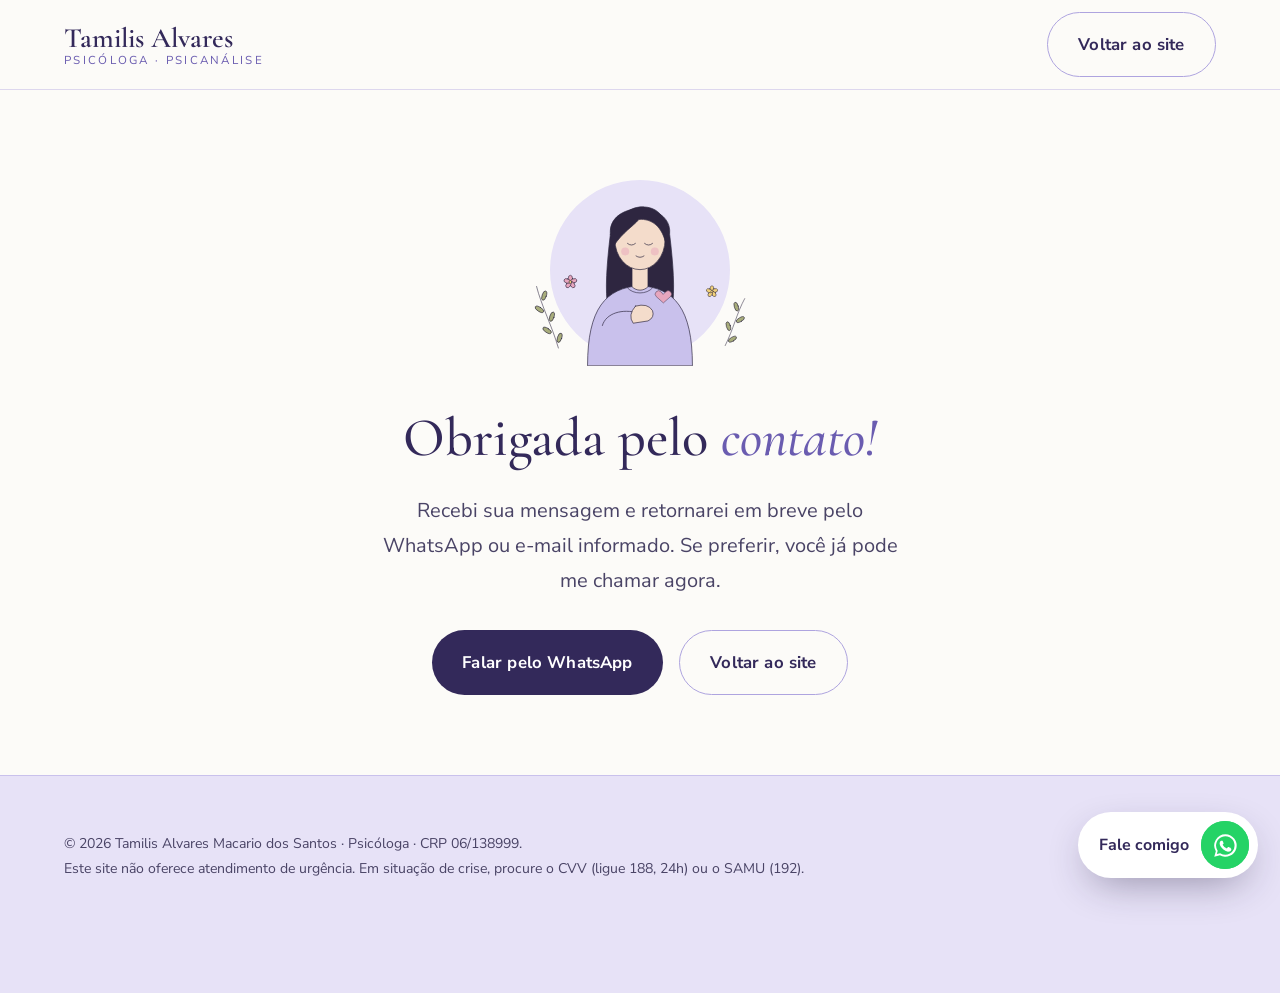
<file: site/obrigado.html>
<!DOCTYPE html>
<html lang="pt-BR">
<head>
<meta charset="UTF-8">
<meta name="viewport" content="width=device-width, initial-scale=1.0">
<title>Mensagem recebida | Tamilis Alvares · Psicóloga</title>
<meta name="robots" content="noindex, nofollow">
<link rel="icon" href="img/favicon.svg" type="image/svg+xml">
<link rel="preconnect" href="https://fonts.googleapis.com">
<link rel="preconnect" href="https://fonts.gstatic.com" crossorigin>
<link href="https://fonts.googleapis.com/css2?family=Cormorant+Garamond:ital,wght@0,500;0,600;1,500&family=Nunito+Sans:wght@400;600;700&display=swap" rel="stylesheet">
<link rel="stylesheet" href="css/style.css">
</head>
<body>
<header class="topo rolou"><div class="wrap nav">
  <a href="index.html" class="logo"><b>Tamilis Alvares</b><small>Psicóloga · Psicanálise</small></a>
  <a class="btn contorno" href="index.html">Voltar ao site</a>
</div></header>
<main class="pagina"><div class="wrap">
  <div style="text-align:center">
    <img src="img/ilustracoes/acolhimento.svg" alt="" style="width:240px;margin:0 auto 1.5rem">
    <h1>Obrigada pelo <em>contato!</em></h1>
    <p style="font-size:1.25rem;max-width:34rem;margin:0 auto 2rem">Recebi sua mensagem e retornarei em breve pelo WhatsApp ou e-mail informado. Se preferir, você já pode me chamar agora.</p>
    <div class="ctas" style="justify-content:center">
      <a class="btn js-wpp" data-origem="obrigado" href="https://wa.me/5511986071270">Falar pelo WhatsApp</a>
      <a class="btn contorno" href="index.html">Voltar ao site</a>
    </div>
  </div>
</div></main>
<footer class="rodape"><div class="wrap">
  <p class="aviso" style="border:0;margin:0;padding:0">© 2026 Tamilis Alvares Macario dos Santos · Psicóloga · CRP 06/138999.<br>Este site não oferece atendimento de urgência. Em situação de crise, procure o CVV (ligue 188, 24h) ou o SAMU (192).</p>
</div></footer>
<a class="wpp js-wpp" data-origem="obrigado" href="https://wa.me/5511986071270" aria-label="Conversar pelo WhatsApp"><span>Fale comigo</span><i><svg viewBox="0 0 24 24"><use href="#ic-wpp"/></svg></i></a>
<svg width="0" height="0" style="position:absolute" aria-hidden="true"><symbol id="ic-wpp" viewBox="0 0 24 24"><path d="M12 2a10 10 0 0 0-8.6 15.1L2 22l5-1.3A10 10 0 1 0 12 2zm0 18.2c-1.6 0-3.1-.4-4.4-1.2l-.3-.2-3 .8.8-2.9-.2-.3A8.2 8.2 0 1 1 12 20.2zm4.5-6.1c-.2-.1-1.5-.7-1.7-.8-.2-.1-.4-.1-.6.1l-.8 1c-.1.2-.3.2-.5.1a6.7 6.7 0 0 1-3.3-2.9c-.3-.4.2-.4.7-1.3.1-.2 0-.3 0-.4l-.8-1.8c-.2-.5-.4-.4-.6-.4h-.5c-.2 0-.4.1-.7.3-.2.3-.9.9-.9 2.2s.9 2.5 1 2.7c.1.2 1.8 2.8 4.4 3.9 1.6.7 2.3.8 3.1.6.5-.1 1.5-.6 1.7-1.2.2-.6.2-1.1.2-1.2-.1-.1-.3-.2-.5-.3z"/></symbol></svg>
<script src="js/main.js" defer></script>
<script>addEventListener("load",()=>{ if(typeof registrarConversao==="function") registrarConversao(CONFIG.conversaoFormulario); });</script>
</body>
</html>
</file>
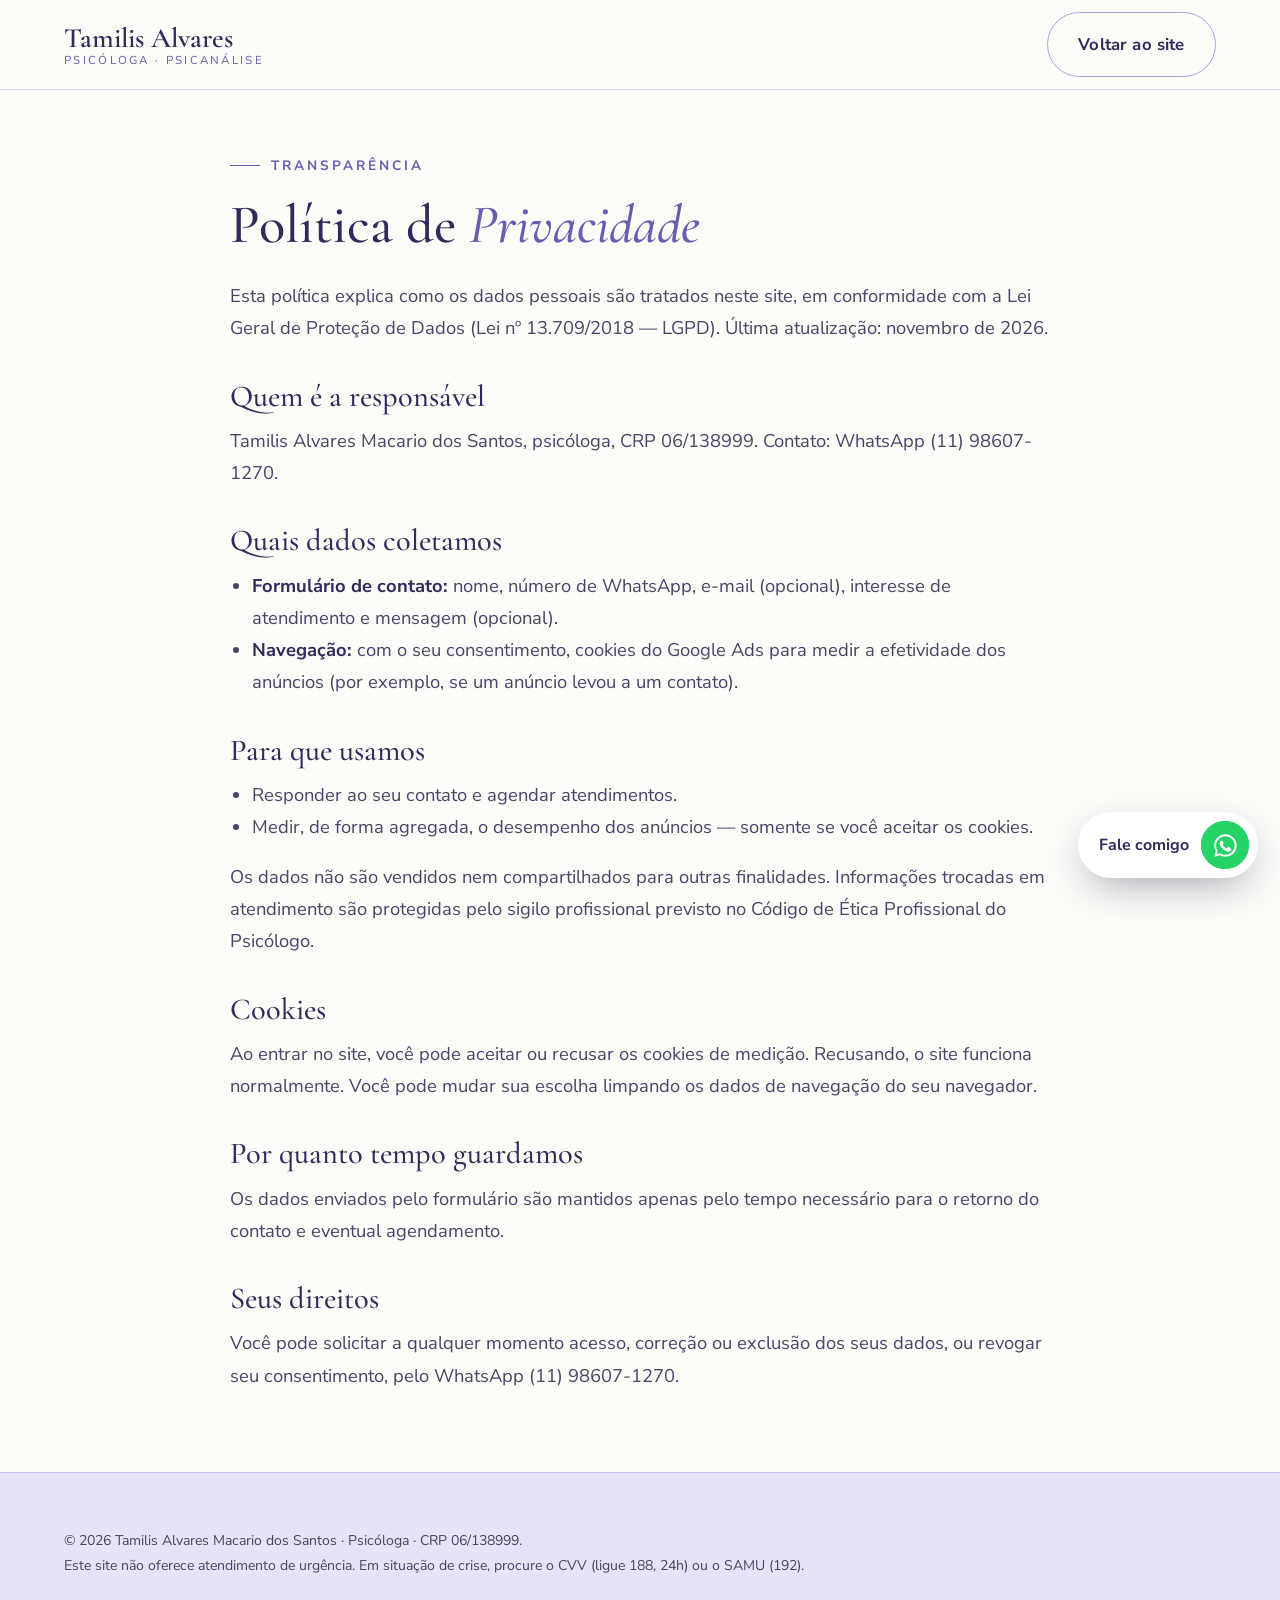
<file: site/politica-de-privacidade.html>
<!DOCTYPE html>
<html lang="pt-BR">
<head>
<meta charset="UTF-8">
<meta name="viewport" content="width=device-width, initial-scale=1.0">
<title>Política de Privacidade | Tamilis Alvares · Psicóloga</title>
<meta name="robots" content="index, follow">
<link rel="icon" href="img/favicon.svg" type="image/svg+xml">
<link rel="preconnect" href="https://fonts.googleapis.com">
<link rel="preconnect" href="https://fonts.gstatic.com" crossorigin>
<link href="https://fonts.googleapis.com/css2?family=Cormorant+Garamond:ital,wght@0,500;0,600;1,500&family=Nunito+Sans:wght@400;600;700&display=swap" rel="stylesheet">
<link rel="stylesheet" href="css/style.css">
</head>
<body>
<header class="topo rolou"><div class="wrap nav">
  <a href="index.html" class="logo"><b>Tamilis Alvares</b><small>Psicóloga · Psicanálise</small></a>
  <a class="btn contorno" href="index.html">Voltar ao site</a>
</div></header>
<main class="pagina"><div class="wrap">
  <span class="eyebrow">Transparência</span>
  <h1>Política de <em>Privacidade</em></h1>
  <p>Esta política explica como os dados pessoais são tratados neste site, em conformidade com a Lei Geral de Proteção de Dados (Lei nº 13.709/2018 — LGPD). Última atualização: novembro de 2026.</p>

  <h2>Quem é a responsável</h2>
  <p>Tamilis Alvares Macario dos Santos, psicóloga, CRP 06/138999. Contato: WhatsApp (11) 98607-1270.</p>

  <h2>Quais dados coletamos</h2>
  <ul>
    <li><strong>Formulário de contato:</strong> nome, número de WhatsApp, e-mail (opcional), interesse de atendimento e mensagem (opcional).</li>
    <li><strong>Navegação:</strong> com o seu consentimento, cookies do Google Ads para medir a efetividade dos anúncios (por exemplo, se um anúncio levou a um contato).</li>
  </ul>

  <h2>Para que usamos</h2>
  <ul>
    <li>Responder ao seu contato e agendar atendimentos.</li>
    <li>Medir, de forma agregada, o desempenho dos anúncios — somente se você aceitar os cookies.</li>
  </ul>
  <p>Os dados não são vendidos nem compartilhados para outras finalidades. Informações trocadas em atendimento são protegidas pelo sigilo profissional previsto no Código de Ética Profissional do Psicólogo.</p>

  <h2>Cookies</h2>
  <p>Ao entrar no site, você pode aceitar ou recusar os cookies de medição. Recusando, o site funciona normalmente. Você pode mudar sua escolha limpando os dados de navegação do seu navegador.</p>

  <h2>Por quanto tempo guardamos</h2>
  <p>Os dados enviados pelo formulário são mantidos apenas pelo tempo necessário para o retorno do contato e eventual agendamento.</p>

  <h2>Seus direitos</h2>
  <p>Você pode solicitar a qualquer momento acesso, correção ou exclusão dos seus dados, ou revogar seu consentimento, pelo WhatsApp (11) 98607-1270.</p>
</div></main>
<footer class="rodape"><div class="wrap">
  <p class="aviso" style="border:0;margin:0;padding:0">© 2026 Tamilis Alvares Macario dos Santos · Psicóloga · CRP 06/138999.<br>Este site não oferece atendimento de urgência. Em situação de crise, procure o CVV (ligue 188, 24h) ou o SAMU (192).</p>
</div></footer>
<a class="wpp js-wpp" data-origem="privacidade" href="https://wa.me/5511986071270" aria-label="Conversar pelo WhatsApp"><span>Fale comigo</span><i><svg viewBox="0 0 24 24"><use href="#ic-wpp"/></svg></i></a>
<svg width="0" height="0" style="position:absolute" aria-hidden="true"><symbol id="ic-wpp" viewBox="0 0 24 24"><path d="M12 2a10 10 0 0 0-8.6 15.1L2 22l5-1.3A10 10 0 1 0 12 2zm0 18.2c-1.6 0-3.1-.4-4.4-1.2l-.3-.2-3 .8.8-2.9-.2-.3A8.2 8.2 0 1 1 12 20.2zm4.5-6.1c-.2-.1-1.5-.7-1.7-.8-.2-.1-.4-.1-.6.1l-.8 1c-.1.2-.3.2-.5.1a6.7 6.7 0 0 1-3.3-2.9c-.3-.4.2-.4.7-1.3.1-.2 0-.3 0-.4l-.8-1.8c-.2-.5-.4-.4-.6-.4h-.5c-.2 0-.4.1-.7.3-.2.3-.9.9-.9 2.2s.9 2.5 1 2.7c.1.2 1.8 2.8 4.4 3.9 1.6.7 2.3.8 3.1.6.5-.1 1.5-.6 1.7-1.2.2-.6.2-1.1.2-1.2-.1-.1-.3-.2-.5-.3z"/></symbol></svg>
<script src="js/main.js" defer></script>

</body>
</html>
</file>
<file: site/css/style.css>
/* =========================================================
   Tamilis Alvares · Psicóloga — folha de estilos principal
   Base: Versão 1 "Espelho" — clara, lilás, traço fino
   ========================================================= */

:root{
  --lilas:#AEA4DF;          /* cor de referência enviada */
  --lilas-medio:#C9C1EC;
  --lilas-claro:#E7E2F7;
  --lilas-nevoa:#F5F2FC;
  --lilas-escuro:#6A5CB0;
  --ameixa:#33295A;          /* títulos e botões */
  --texto:#4A4466;
  --creme:#FCFBF8;
  --folha:#A8AD7B;
  --verde-wpp:#25D366;
  --serif:'Cormorant Garamond',Georgia,serif;
  --sans:'Nunito Sans',system-ui,-apple-system,'Segoe UI',sans-serif;
  --raio:28px;
}

*{box-sizing:border-box;margin:0;padding:0}
html{scroll-behavior:smooth;scroll-padding-top:90px;overflow-x:hidden}
body{font-family:var(--sans);font-size:1.15rem;color:var(--texto);background:var(--creme);line-height:1.75;overflow-x:hidden;-webkit-font-smoothing:antialiased}
img{max-width:100%;display:block}
a{color:inherit}
.wrap{width:min(1160px,90%);margin:0 auto}
.pular{position:absolute;left:-999px;top:0;background:var(--ameixa);color:#fff;padding:.6rem 1rem;z-index:200}
.pular:focus{left:1rem}

h1,h2,h3{font-family:var(--serif);color:var(--ameixa);font-weight:500;line-height:1.12}
h1{font-size:clamp(2.9rem,5.8vw,4.8rem)}
h2{font-size:clamp(2.4rem,4.4vw,3.5rem)}
h3{font-size:clamp(1.6rem,2.2vw,1.95rem)}
h1 em,h2 em,h3 em{font-style:italic;color:var(--lilas-escuro)}
p{margin-bottom:1.1rem}
p:last-child{margin-bottom:0}
strong{color:var(--ameixa);font-weight:700}

.eyebrow{font-size:.85rem;letter-spacing:.22em;text-transform:uppercase;color:var(--lilas-escuro);font-weight:700;display:inline-flex;align-items:center;gap:.7rem;margin-bottom:1.1rem}
.eyebrow::before{content:"";width:30px;height:1px;background:currentColor}
.secao{padding:clamp(5rem,10vw,8rem) 0;position:relative}
.secao.nevoa{background:var(--lilas-nevoa)}
.cabeca{max-width:46rem;margin-bottom:3.2rem}
.cabeca p{font-size:1.2rem}
.centro{text-align:center;margin-left:auto;margin-right:auto}
.centro .eyebrow::after{content:"";width:30px;height:1px;background:currentColor}

/* ---------- botões ---------- */
.btn{display:inline-flex;align-items:center;justify-content:center;gap:.6rem;padding:1.05rem 1.9rem;border-radius:999px;background:var(--ameixa);color:#fff;text-decoration:none;font-weight:700;font-size:1.05rem;letter-spacing:.01em;border:0;cursor:pointer;font-family:inherit;transition:transform .3s,box-shadow .3s,background .3s}
.btn:hover{transform:translateY(-3px);box-shadow:0 14px 30px -12px rgba(51,41,90,.5);background:var(--lilas-escuro)}
.btn svg{width:20px;height:20px;fill:currentColor}
.btn.contorno{background:transparent;color:var(--ameixa);border:1.5px solid var(--lilas)}
.btn.contorno:hover{background:var(--lilas-claro);box-shadow:none}

/* ---------- cabeçalho ---------- */
.topo{position:fixed;inset:0 0 auto;z-index:50;padding:1.3rem 0;transition:background .4s,box-shadow .4s,padding .4s}
.topo.rolou{background:rgba(252,251,248,.92);backdrop-filter:blur(12px);-webkit-backdrop-filter:blur(12px);box-shadow:0 1px 0 rgba(174,164,223,.4);padding:.75rem 0}
.nav{display:flex;align-items:center;justify-content:space-between}
.logo{text-decoration:none;display:flex;flex-direction:column;line-height:1.1}
.logo b{font-family:var(--serif);font-size:1.75rem;font-weight:600;color:var(--ameixa)}
.logo small{font-size:.72rem;letter-spacing:.2em;text-transform:uppercase;color:var(--lilas-escuro)}
.menu{display:flex;gap:2rem;list-style:none;align-items:center}
.menu a{text-decoration:none;font-size:1rem;position:relative}
.menu a:not(.btn)::after{content:"";position:absolute;left:0;bottom:-4px;height:1px;width:0;background:var(--lilas-escuro);transition:width .35s}
.menu a:not(.btn):hover::after{width:100%}
.menu .btn{padding:.7rem 1.4rem;font-size:.95rem}
.burger{display:none;background:none;border:0;width:44px;height:44px;cursor:pointer;z-index:70}
.burger span{display:block;height:1.5px;background:var(--ameixa);margin:7px 8px;transition:.3s}
.burger.aberto span:nth-child(1){transform:translateY(8.5px) rotate(45deg)}
.burger.aberto span:nth-child(2){opacity:0}
.burger.aberto span:nth-child(3){transform:translateY(-8.5px) rotate(-45deg)}

/* ---------- hero ---------- */
.hero{min-height:100vh;display:flex;align-items:center;padding:8rem 0 4rem;background:radial-gradient(ellipse at 85% 25%,var(--lilas-claro),transparent 55%),radial-gradient(ellipse at 0% 100%,var(--lilas-nevoa),transparent 50%)}
.hero-grid{display:grid;grid-template-columns:1.1fr .9fr;gap:4rem;align-items:center}
.hero h1{margin-bottom:1.5rem}
.hero .lead{font-size:1.3rem;max-width:34rem;margin-bottom:2.2rem}
.ctas{display:flex;gap:1rem;flex-wrap:wrap}
.destaques{display:flex;gap:1.8rem;margin-top:2.8rem;flex-wrap:wrap;list-style:none}
.destaques li{font-size:1rem;display:flex;align-items:center;gap:.55rem;font-weight:600;color:var(--ameixa)}
.destaques img{width:22px;height:26px}

/* foto redonda (primeira foto) */
.foto-redonda{position:relative;width:min(100%,440px);aspect-ratio:1;margin-left:auto}
.foto-redonda .anel{position:absolute;inset:-16px;border-radius:50%;border:1px solid var(--lilas)}
.foto-redonda .fundo{position:absolute;inset:6% -5% -5% 6%;border-radius:50%;background:var(--lilas-claro)}
.foto-redonda .moldura{position:absolute;inset:0;border-radius:50%;overflow:hidden;background:var(--lilas-medio);box-shadow:0 30px 60px -30px rgba(106,92,176,.55);transition:transform .5s ease,box-shadow .5s ease}
.foto-redonda:hover .moldura{transform:translateY(-8px);box-shadow:0 40px 70px -30px rgba(106,92,176,.6)}
.foto-redonda img.foto{width:100%;height:100%;object-fit:cover}
.foto-redonda .galho{position:absolute;width:30%;left:-14%;bottom:-6%;pointer-events:none}
.foto-redonda .galho.dir{left:auto;right:-10%;top:-8%;bottom:auto;transform:rotate(180deg);width:22%}

/* ---------- quando procurar ---------- */
.sinais-grid{display:grid;grid-template-columns:repeat(3,1fr);gap:1.4rem}
.sinal{background:#fff;padding:2.2rem;border-radius:var(--raio);border:1px solid var(--lilas-claro);transition:transform .4s,box-shadow .4s}
.sinal:hover{transform:translateY(-6px);box-shadow:0 24px 40px -24px rgba(106,92,176,.4)}
.sinal .num{font-family:var(--serif);font-size:2.4rem;color:var(--lilas);line-height:1;display:flex;align-items:center;gap:.5rem}
.sinal .num img{width:22px}
.sinal h3{margin:.7rem 0 .5rem}
.sinal p{font-size:1.05rem}

/* ---------- abordagem ---------- */
.ab-grid{display:grid;grid-template-columns:.9fr 1.1fr;gap:5rem;align-items:center}
.ab-ilustra{width:100%;max-width:440px;height:auto;margin:0 auto}
.hero-grid>*,.ab-grid>*,.sobre-grid>*,.faq-grid>*,.contato-grid>*,.comecar>*{min-width:0}
.ab-txt p{font-size:1.2rem}
blockquote{font-family:var(--serif);font-style:italic;font-size:1.75rem;color:var(--ameixa);border-left:2px solid var(--lilas);padding-left:1.4rem;margin:2rem 0 0;line-height:1.35}

/* ---------- atendimentos ---------- */
.serv-grid{display:grid;grid-template-columns:repeat(2,1fr);gap:2rem}
.serv{background:#fff;border-radius:var(--raio);border:1px solid var(--lilas-claro);overflow:hidden;display:flex;flex-direction:column;transition:transform .4s,box-shadow .4s}
.serv:hover{transform:translateY(-6px);box-shadow:0 30px 50px -30px rgba(106,92,176,.45)}
.serv .ilu{background:linear-gradient(180deg,var(--lilas-nevoa),#fff);padding:1.5rem 3rem 0}
.serv .ilu img{width:100%;max-width:300px;margin:0 auto}
.serv .corpo{padding:1.6rem 2.4rem 2.4rem;display:flex;flex-direction:column;gap:.4rem;flex:1}
.serv .etiqueta{align-self:flex-start;font-size:.8rem;font-weight:700;letter-spacing:.12em;text-transform:uppercase;color:var(--lilas-escuro);background:var(--lilas-nevoa);padding:.3rem .8rem;border-radius:999px}
.serv h3{font-size:2.1rem}
.serv ul{list-style:none;margin:.6rem 0 1.4rem}
.serv li{padding-left:1.6rem;position:relative;margin-bottom:.35rem;font-size:1.05rem}
.serv li::before{content:"";position:absolute;left:0;top:.7em;width:9px;height:9px;border-radius:50%;border:1.5px solid var(--lilas-escuro)}
.serv .btn{margin-top:auto;align-self:flex-start}
.online-faixa{margin-top:2rem;display:flex;align-items:center;gap:2rem;padding:1.8rem 2.4rem;border-radius:var(--raio);background:var(--lilas-nevoa)}
.online-faixa img{width:150px;flex:none}
.online-faixa h3{font-size:1.7rem;margin-bottom:.3rem}

/* ---------- como funciona ---------- */
.passos{list-style:none;display:grid;grid-template-columns:repeat(5,1fr);gap:1.6rem;position:relative;counter-reset:p}
.passos::before{content:"";position:absolute;top:30px;left:8%;right:8%;height:1px;background:repeating-linear-gradient(90deg,var(--lilas) 0 6px,transparent 6px 12px)}
.passo{text-align:center;position:relative}
.passo .bola{width:60px;height:60px;margin:0 auto 1.2rem;border-radius:50%;background:var(--creme);border:1.5px solid var(--lilas);display:grid;place-items:center;font-family:var(--serif);font-size:1.6rem;color:var(--ameixa);position:relative}
.passo h3{font-size:1.45rem;margin-bottom:.4rem}
.passo p{font-size:1rem}
.comecar{margin-top:4.5rem;display:grid;grid-template-columns:.7fr 1.3fr;gap:3rem;align-items:center;background:linear-gradient(120deg,var(--lilas-claro),var(--lilas-nevoa));border-radius:40px;padding:2.5rem 3.5rem}
.comecar img{max-width:260px;margin:0 auto}
.comecar ul{list-style:none;display:flex;flex-wrap:wrap;gap:.6rem 1.6rem;margin:1rem 0 1.8rem}
.comecar li{display:flex;align-items:center;gap:.45rem;font-weight:600;color:var(--ameixa);font-size:1.02rem}
.comecar li img{width:18px;margin:0}

/* ---------- sobre (moldura espelho orgânico) ---------- */
.sobre-grid{display:grid;grid-template-columns:.85fr 1.15fr;gap:5rem;align-items:center}
.espelho{position:relative;width:min(100%,420px);aspect-ratio:4/5;margin:0 auto}
.espelho .sombra{position:absolute;inset:4% -5% -4% 6%;clip-path:url(#forma-espelho);background:var(--lilas-medio);opacity:.55}
.espelho .moldura{position:absolute;inset:0;clip-path:url(#forma-espelho);background:var(--lilas-claro);transition:transform .5s ease}
.espelho:hover .moldura{transform:translateY(-8px)}
.espelho img.foto{width:100%;height:100%;object-fit:cover}
.espelho .galho{position:absolute;width:26%;right:-8%;top:4%;transform:scaleX(-1);pointer-events:none}
.crp{display:inline-block;margin:.3rem 0 1.5rem;font-size:.9rem;letter-spacing:.15em;color:var(--lilas-escuro);font-weight:700}
.formacao{list-style:none;margin:1.6rem 0 2.2rem}
.formacao li{padding:.75rem 0 .75rem 2rem;border-bottom:1px solid var(--lilas-claro);position:relative;font-size:1.08rem}
.formacao li::before{content:"";position:absolute;left:0;top:1.25rem;width:12px;height:12px;border-radius:50%;border:1.5px solid var(--lilas-escuro)}
.preencher{color:#9b93bf;font-style:italic}

/* ---------- FAQ ---------- */
.faq-grid{display:grid;grid-template-columns:.8fr 1.2fr;gap:4rem}
details{border-bottom:1px solid var(--lilas-claro);padding:1.4rem 0}
summary{cursor:pointer;list-style:none;font-family:var(--serif);font-size:1.6rem;color:var(--ameixa);display:flex;justify-content:space-between;gap:1rem;line-height:1.3}
summary::-webkit-details-marker{display:none}
summary::after{content:"+";font-family:var(--sans);font-weight:300;font-size:1.7rem;color:var(--lilas-escuro);transition:transform .35s;line-height:1}
details[open] summary::after{transform:rotate(45deg)}
details p{padding-top:.8rem;animation:abre .5s ease}
@keyframes abre{from{opacity:0;transform:translateX(-12px)}}
.faq-mais{margin-top:2.2rem;display:flex;align-items:center;gap:1.2rem;flex-wrap:wrap}

/* ---------- contato (claro, sem faixa escura) ---------- */
.contato{background:linear-gradient(180deg,var(--lilas-nevoa),var(--lilas-claro))}
.contato-grid{display:grid;grid-template-columns:1fr 1fr;gap:4rem;align-items:start}
.contato .ilu{max-width:300px;margin:2rem 0 0}
.form{background:#fff;border-radius:var(--raio);padding:2.4rem;box-shadow:0 30px 60px -40px rgba(51,41,90,.45)}
.form h3{margin-bottom:.3rem}
.form .sub{font-size:1rem;margin-bottom:1.4rem}
.campo{margin-bottom:1.1rem}
.campo label{display:block;font-weight:700;font-size:.95rem;color:var(--ameixa);margin-bottom:.35rem}
.campo input,.campo select,.campo textarea{width:100%;font:inherit;font-size:1.05rem;padding:.85rem 1rem;border:1.5px solid var(--lilas-claro);border-radius:14px;background:var(--creme);color:var(--texto);transition:border-color .3s,box-shadow .3s}
.campo input:focus,.campo select:focus,.campo textarea:focus{outline:none;border-color:var(--lilas);box-shadow:0 0 0 4px rgba(174,164,223,.25)}
.campo textarea{min-height:110px;resize:vertical}
.campo small{display:block;font-size:.85rem;color:#8a83ab;margin-top:.3rem}
.duas{display:grid;grid-template-columns:1fr 1fr;gap:1rem}
.aceite{display:flex;gap:.6rem;align-items:flex-start;font-size:.92rem;margin:.4rem 0 1.4rem}
.aceite input{margin-top:.35rem;accent-color:var(--lilas-escuro)}
.mel{position:absolute;left:-9999px}
.form .btn{width:100%}
.form-msg{margin-top:1rem;font-size:.95rem;font-weight:600}

/* ---------- rodapé (claro) ---------- */
.rodape{background:var(--lilas-claro);color:var(--texto);padding:3.5rem 0 7rem;font-size:1rem;border-top:1px solid var(--lilas-medio)}
.rodape-grid{display:flex;justify-content:space-between;gap:2rem;flex-wrap:wrap}
.rodape a{text-decoration:none}
.rodape a:hover{color:var(--lilas-escuro)}
.redes{display:flex;gap:.7rem;margin-top:1rem}
.redes a{width:42px;height:42px;border-radius:50%;border:1px solid var(--lilas);display:grid;place-items:center;transition:.3s}
.redes a:hover{background:var(--ameixa);color:#fff}
.redes svg{width:19px;height:19px;fill:none;stroke:currentColor;stroke-width:1.6}
.aviso{margin-top:2rem;padding-top:1.4rem;border-top:1px solid var(--lilas-medio);font-size:.88rem}

/* ---------- WhatsApp flutuante (estilo versão 3) ---------- */
.wpp{position:fixed;right:22px;bottom:22px;z-index:80;display:flex;align-items:center;gap:.75rem;padding:.55rem .55rem .55rem 1.3rem;border-radius:999px;background:#fff;color:var(--ameixa);text-decoration:none;font-weight:700;font-size:1rem;box-shadow:0 14px 40px -12px rgba(34,27,59,.45);transition:transform .3s}
.wpp:hover{transform:translateY(-4px)}
.wpp i{width:48px;height:48px;border-radius:50%;background:var(--verde-wpp);display:grid;place-items:center;position:relative}
.wpp i::after{content:"";position:absolute;inset:0;border-radius:50%;border:2px solid var(--verde-wpp);animation:pulso 2.6s infinite}
.wpp svg{width:27px;height:27px;fill:#fff}
@keyframes pulso{to{transform:scale(1.45);opacity:0}}

/* ---------- aviso de cookies (LGPD) ---------- */
.cookies{position:fixed;left:22px;bottom:22px;z-index:90;max-width:420px;background:#fff;border-radius:20px;padding:1.3rem 1.5rem;box-shadow:0 20px 50px -20px rgba(34,27,59,.45);font-size:.92rem;display:none}
.cookies.ver{display:block;animation:abre .5s ease}
.cookies p{margin-bottom:.9rem}
.cookies .acoes{display:flex;gap:.6rem}
.cookies .btn{padding:.6rem 1.2rem;font-size:.9rem}

/* ---------- páginas internas ---------- */
.pagina{padding:9rem 0 5rem;min-height:70vh}
.pagina .wrap{max-width:820px}
.pagina h1{font-size:clamp(2.4rem,4.5vw,3.4rem);margin-bottom:1.5rem}
.pagina h2{font-size:1.9rem;margin:2.2rem 0 .7rem}
.pagina ul{margin:0 0 1.1rem 1.4rem}

/* =========================================================
   ANIMAÇÕES DE ENTRADA (conforme o scroll)
   Textos entram pela lateral; imagens surgem suavemente.
   ========================================================= */
.js [data-r]{opacity:0;transition:opacity 1s ease,transform 1.1s cubic-bezier(.2,.7,.2,1);transition-delay:var(--d,0s)}
.js [data-r="esq"]{transform:translateX(-70px)}
.js [data-r="dir"]{transform:translateX(70px)}
.js [data-r="sobe"]{transform:translateY(40px)}
.js [data-r="img"]{transform:scale(.94)}
.js [data-r].in{opacity:1;transform:none}

/* ---------- responsivo ---------- */
@media (max-width:1000px){
  .passos{grid-template-columns:repeat(3,1fr);row-gap:2.5rem}
  .passos::before{display:none}
}
@media (max-width:900px){
  body{font-size:1.1rem}
  .menu{position:fixed;inset:0 0 0 22%;background:var(--creme);flex-direction:column;justify-content:center;transform:translateX(100%);transition:transform .45s;box-shadow:-20px 0 40px rgba(0,0,0,.08)}
  .menu{visibility:hidden}
  .menu.aberto{transform:none;visibility:visible}
  .menu a{font-size:1.25rem}
  .burger{display:block}
  .hero{padding-top:7rem}
  .hero-grid,.ab-grid,.sobre-grid,.faq-grid,.contato-grid,.comecar{grid-template-columns:1fr;gap:3rem}
  .foto-redonda{margin:0 auto;width:min(80%,340px)}
  .sinais-grid{grid-template-columns:1fr 1fr}
  .serv-grid{grid-template-columns:1fr}
  .comecar{padding:2.2rem;text-align:center}
  .comecar ul{justify-content:center}
  .online-faixa{flex-direction:column;text-align:center}
  .wpp span{display:none}
  .wpp{padding:.45rem}
  .js [data-r="esq"],.js [data-r="dir"]{transform:translateX(-36px)}
}
@media (max-width:600px){
  .sinais-grid,.passos,.duas{grid-template-columns:1fr}
  .form{padding:1.6rem}
  .cookies{left:12px;right:12px;bottom:90px;max-width:none}
}
@media (prefers-reduced-motion:reduce){
  *,*::before,*::after{animation:none!important;transition:none!important;scroll-behavior:auto!important}
  .js [data-r]{opacity:1;transform:none}
}
</file>
